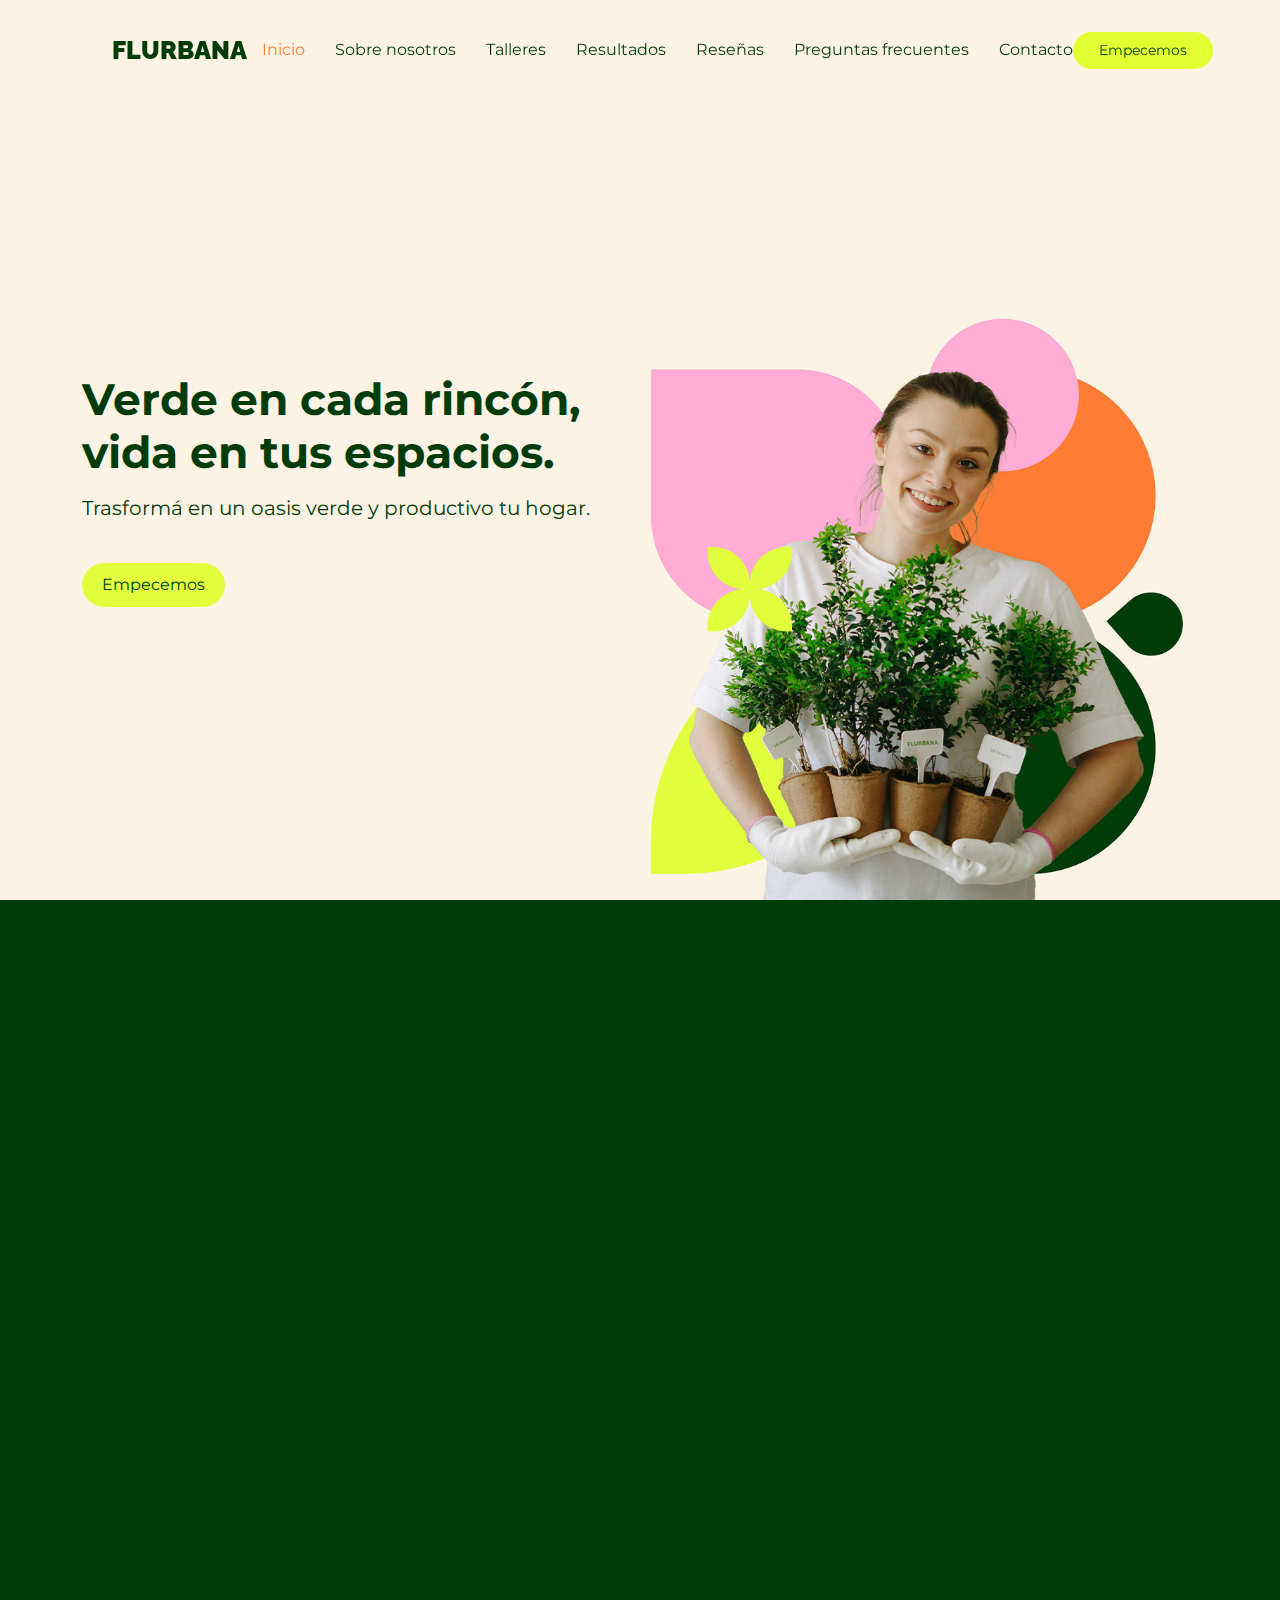
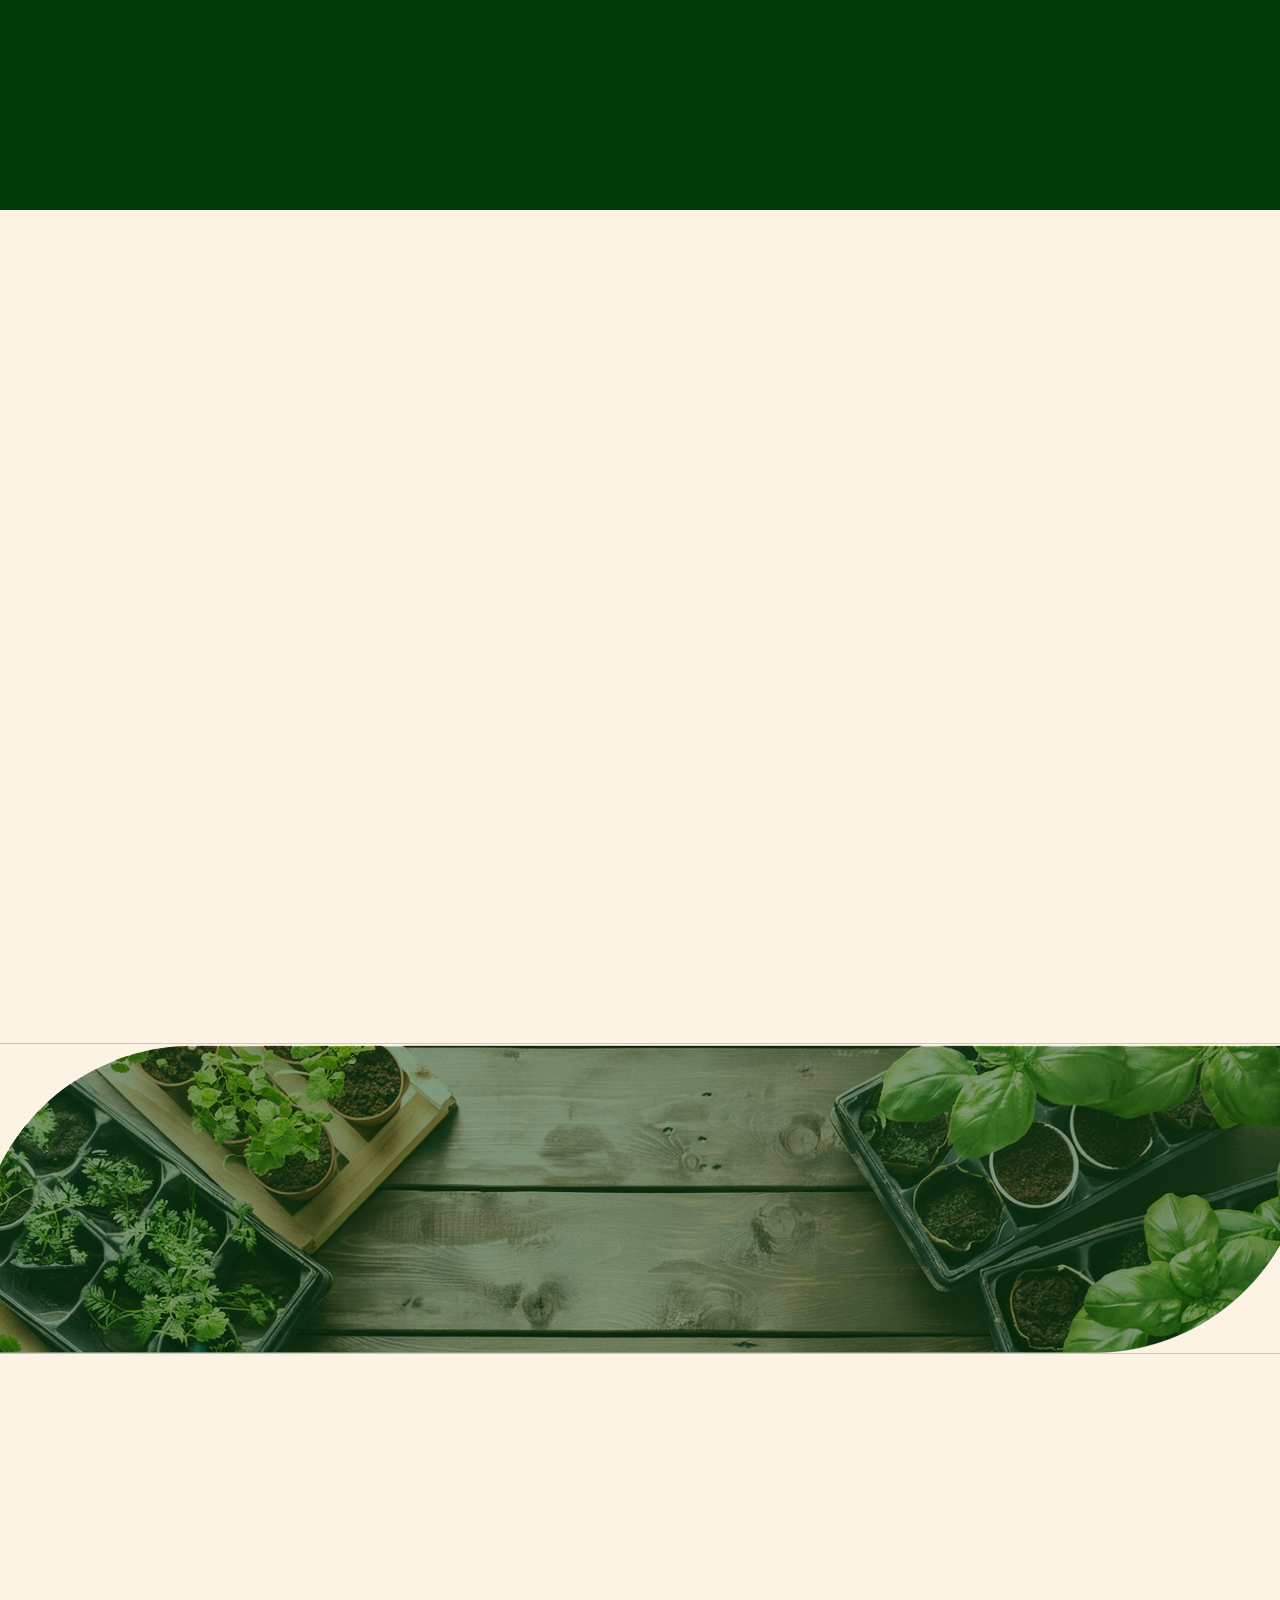
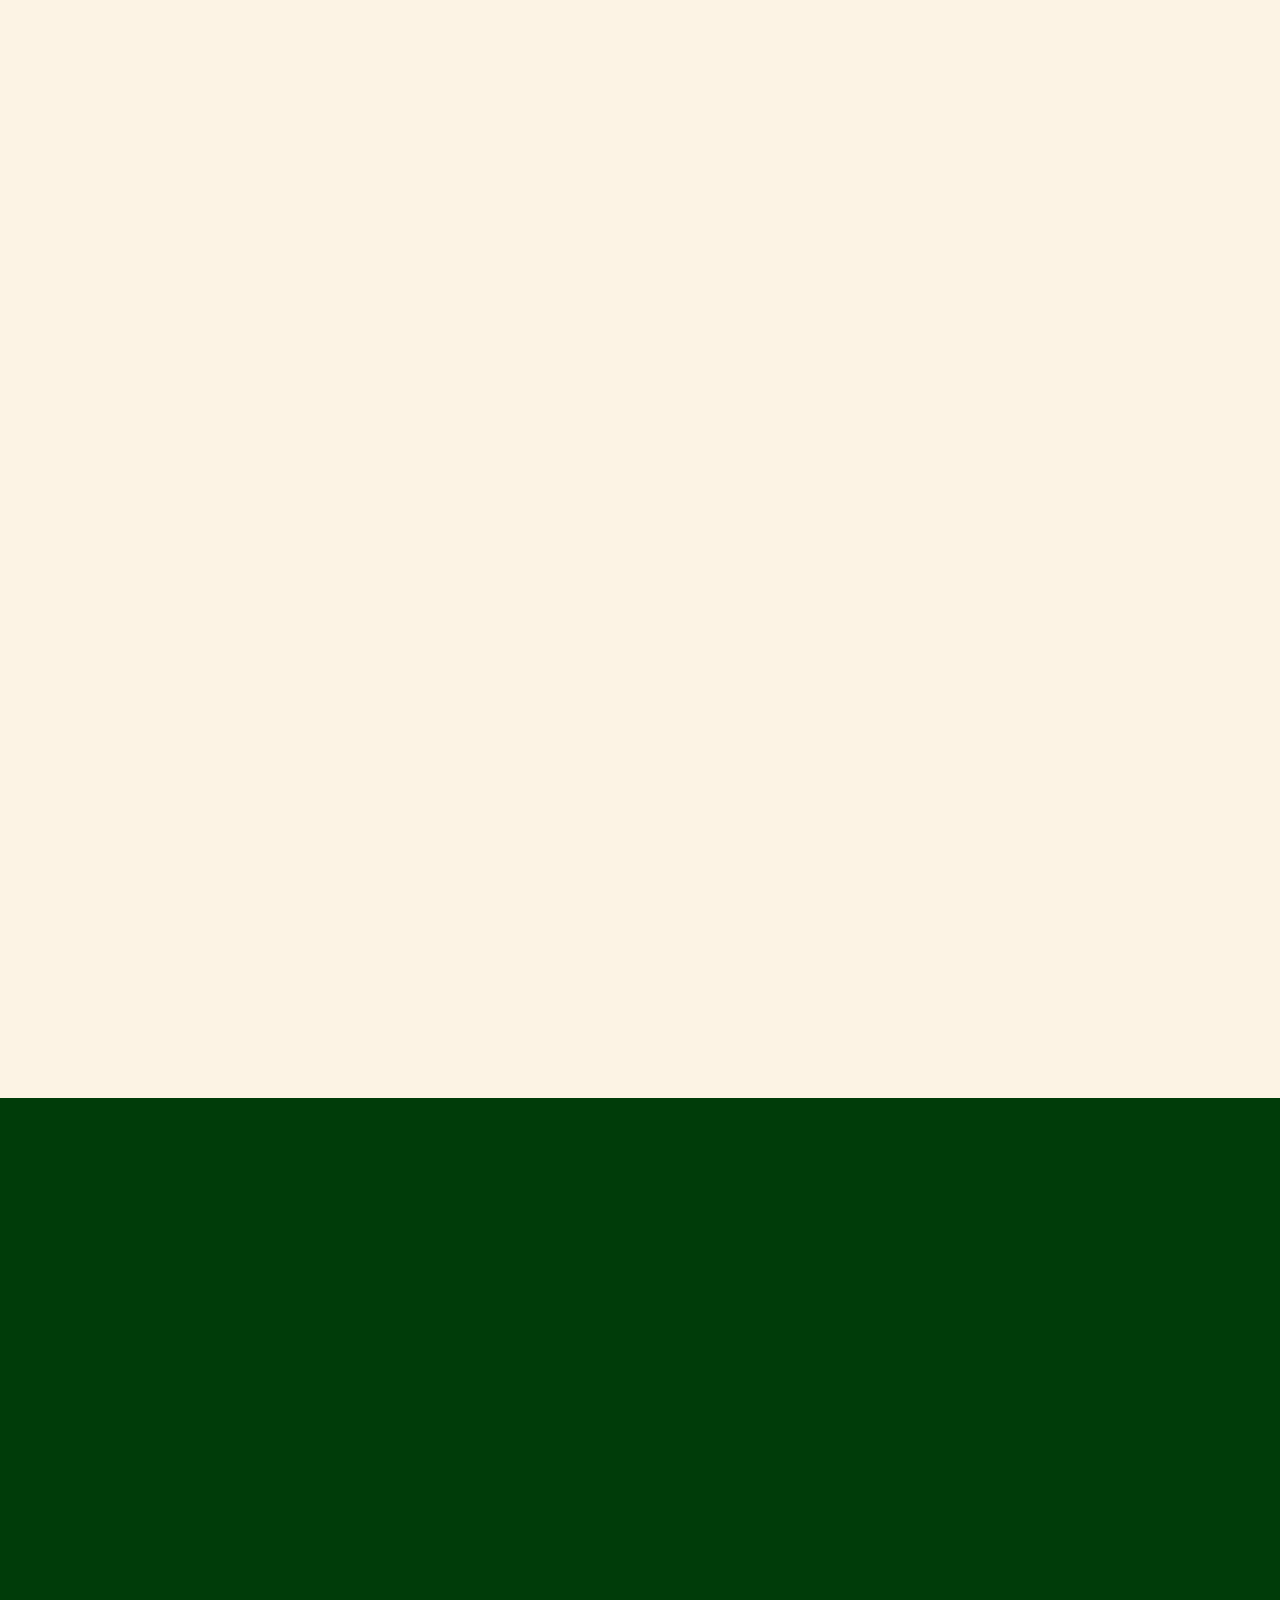
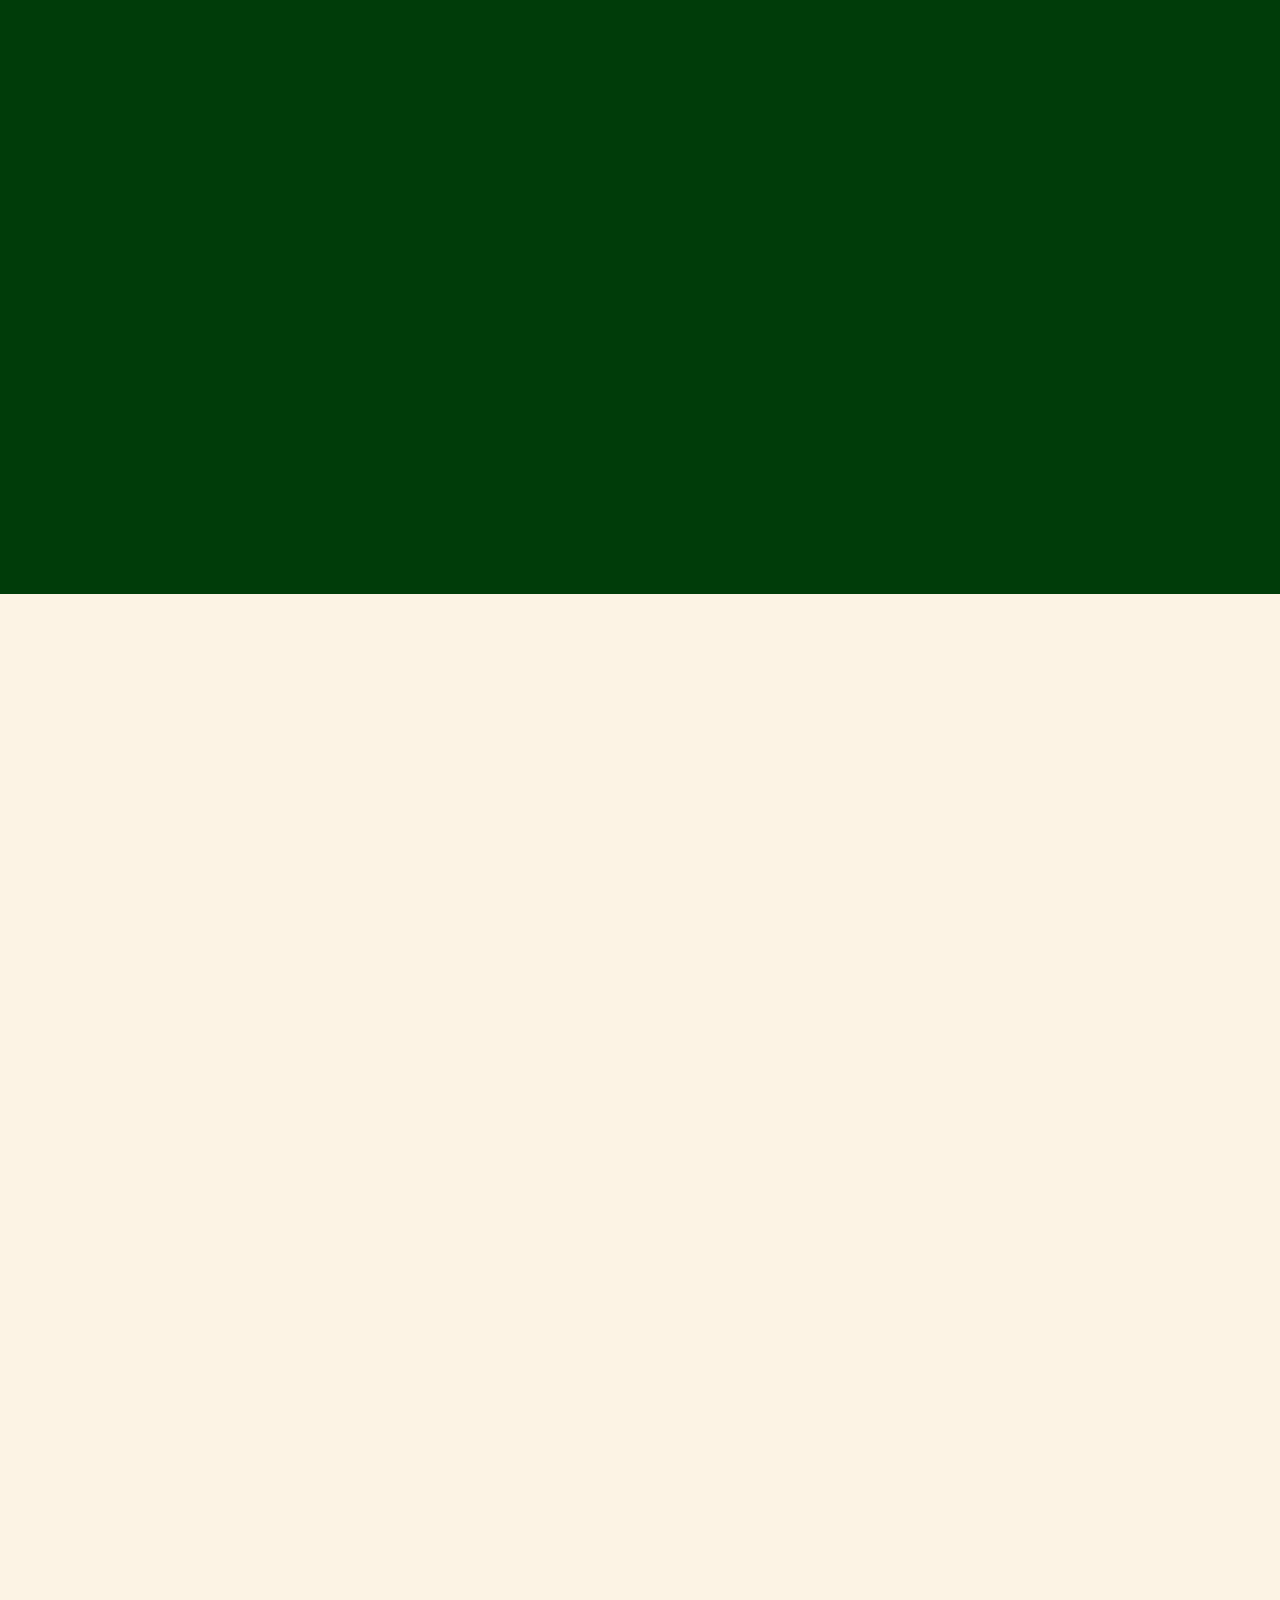
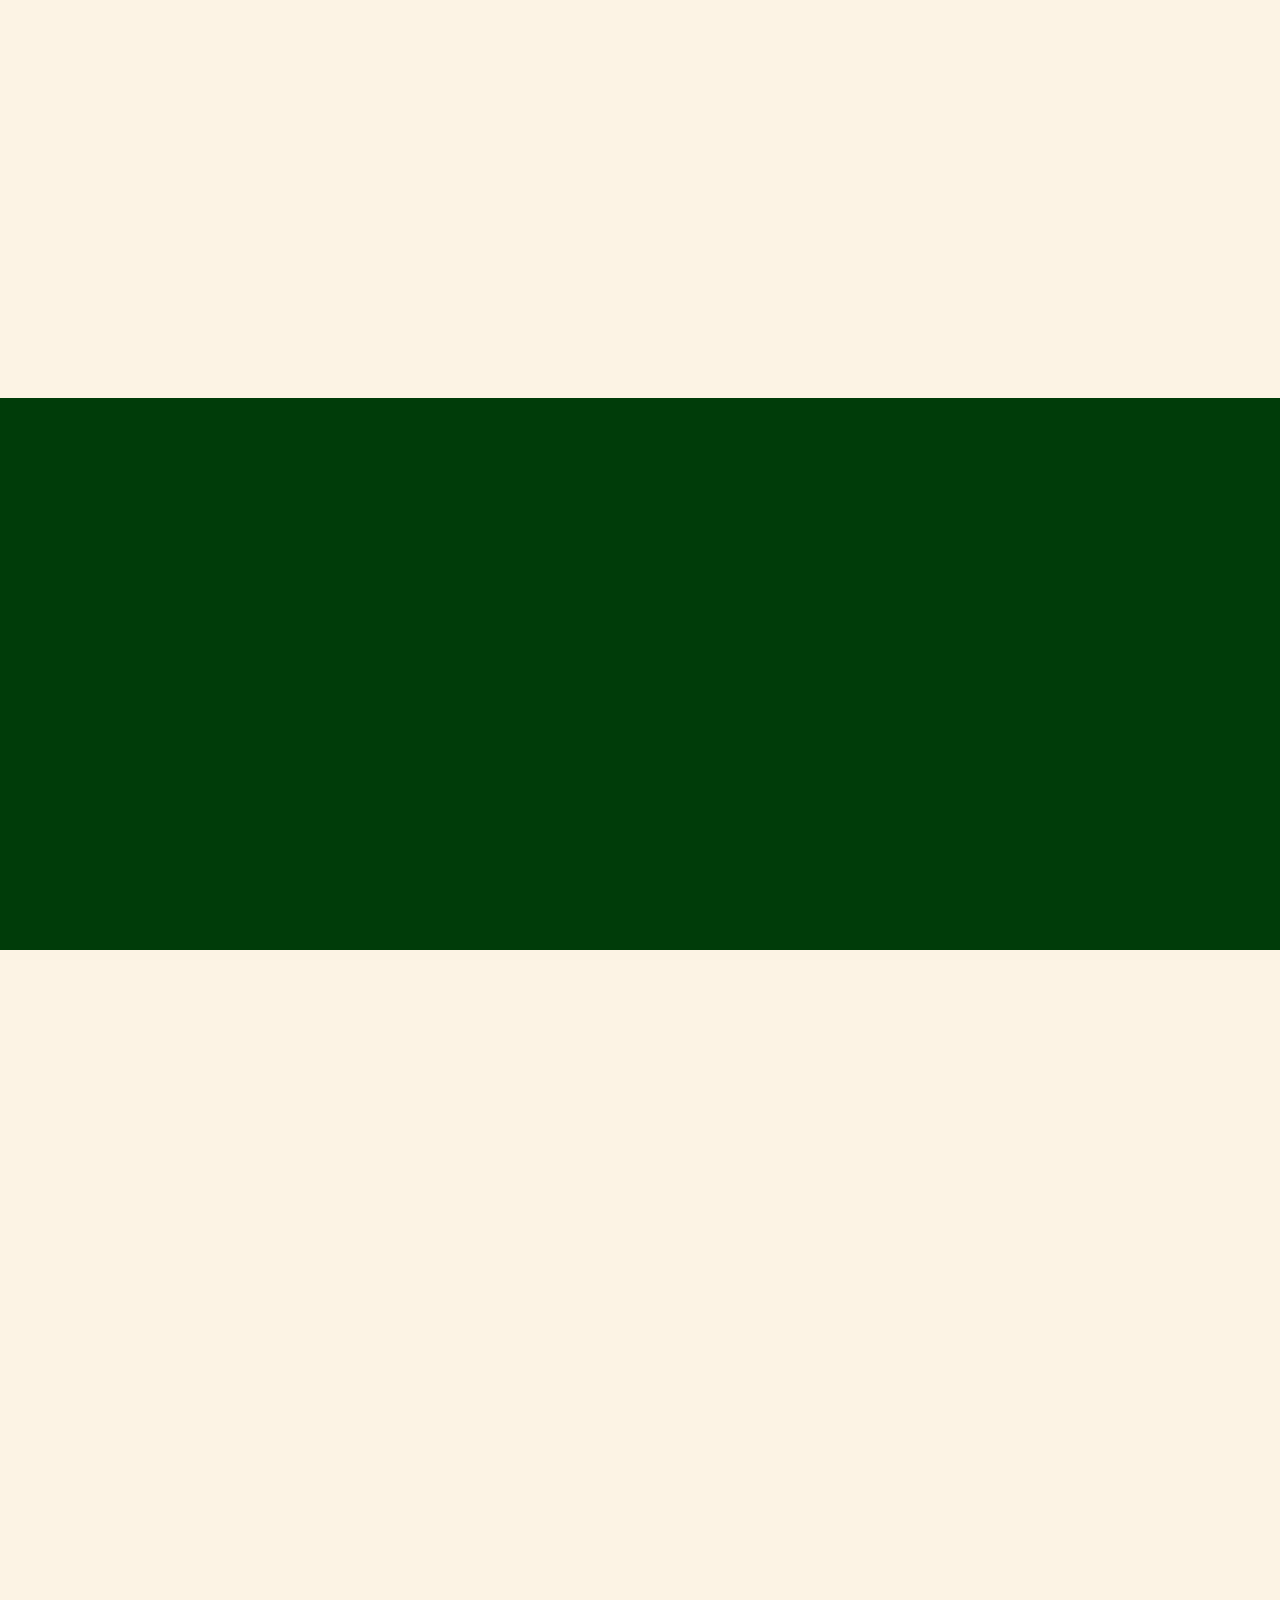
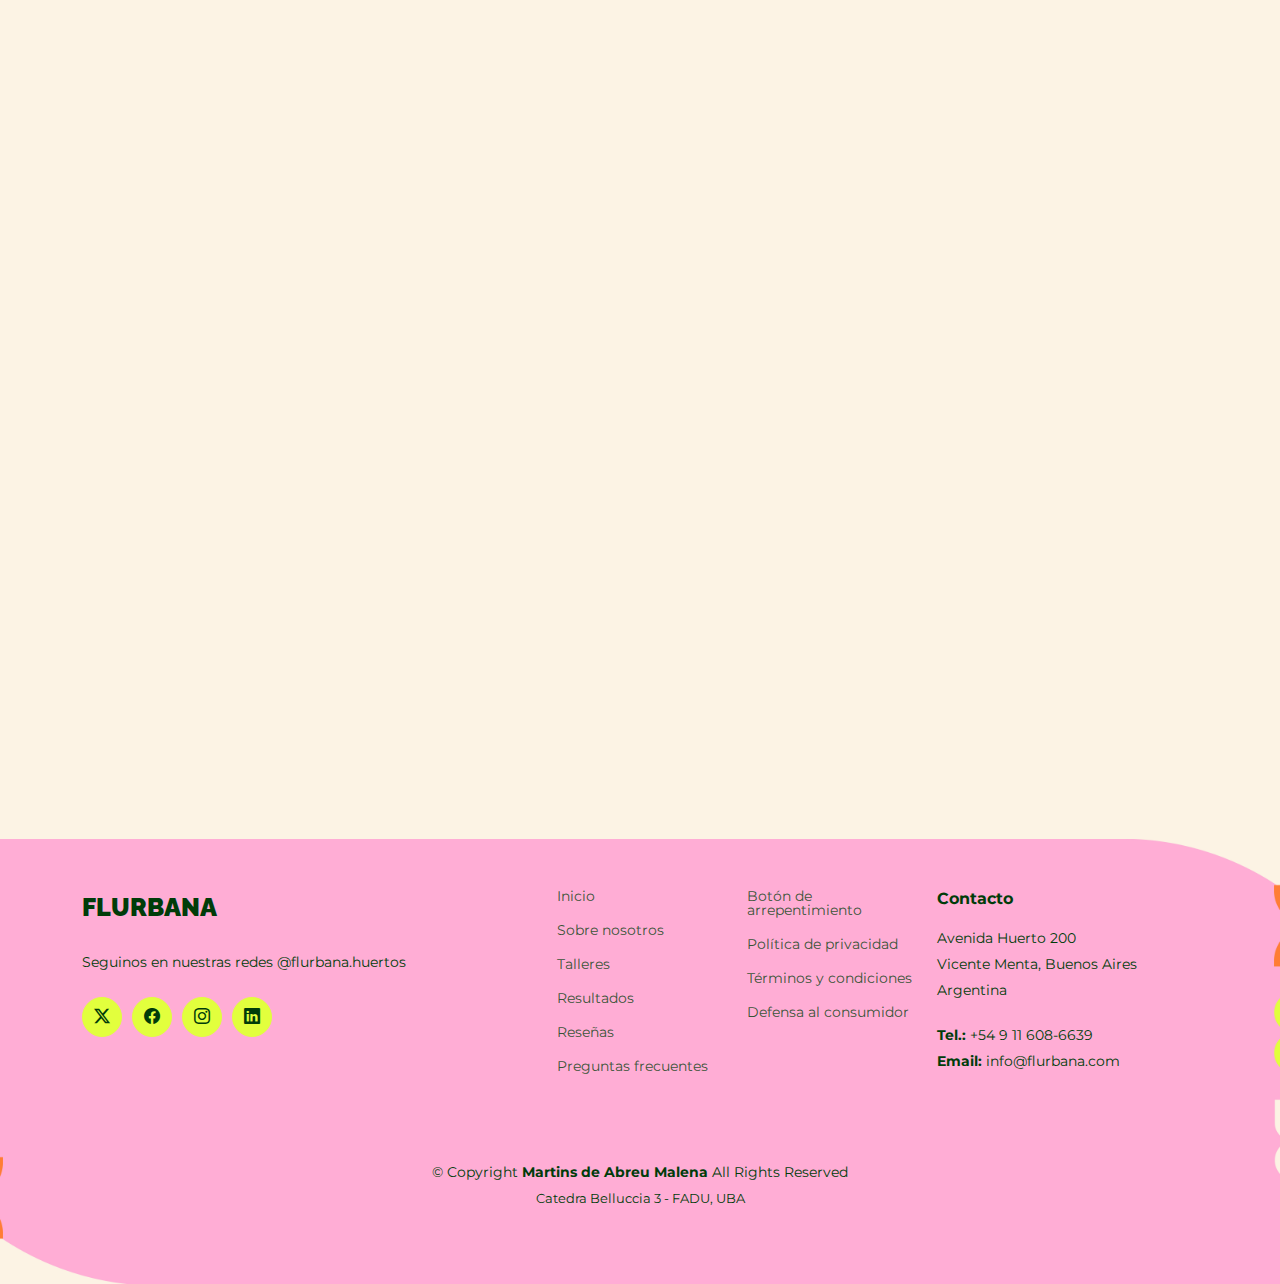
<file: index.html>
<!DOCTYPE html>
<html lang="en">

<head>
  <meta charset="utf-8">
  <meta content="width=device-width, initial-scale=1.0" name="viewport">
  <title>Flurbana</title>
  <meta content="" name="description">
  <meta content="" name="keywords">

  <!-- Favicons -->
  <link href="assets/img/favicon.png" rel="icon">
  <link href="assets/img/apple-touch-icon.png" rel="apple-touch-icon">

  <!-- Fonts -->
  <link href="https://fonts.googleapis.com" rel="preconnect">
  <link href="https://fonts.gstatic.com" rel="preconnect" crossorigin>
  <link href="https://fonts.googleapis.com/css2?family=Open+Sans:ital,wght@0,300;0,400;0,500;0,600;0,700;0,800;1,300;1,400;1,500;1,600;1,700;1,800&family=Montserrat:ital,wght@0,100;0,200;0,300;0,400;0,500;0,600;0,700;0,800;0,900;1,100;1,200;1,300;1,400;1,500;1,600;1,700;1,800;1,900&family=Poppins:ital,wght@0,100;0,200;0,300;0,400;0,500;0,600;0,700;0,800;0,900;1,100;1,200;1,300;1,400;1,500;1,600;1,700;1,800;1,900&display=swap" rel="stylesheet">

  <link rel="preconnect" href="https://fonts.googleapis.com">
  <link rel="preconnect" href="https://fonts.gstatic.com" crossorigin>
  <link href="https://fonts.googleapis.com/css2?family=Raleway:ital,wght@0,100..900;1,100..900&display=swap" rel="stylesheet">

  
  <!-- Vendor CSS Files -->
  <link href="assets/vendor/bootstrap/css/bootstrap.min.css" rel="stylesheet">
  <link href="assets/vendor/bootstrap-icons/bootstrap-icons.css" rel="stylesheet">
  <link href="assets/vendor/aos/aos.css" rel="stylesheet">
  <link href="assets/vendor/glightbox/css/glightbox.min.css" rel="stylesheet">
  <link href="assets/vendor/swiper/swiper-bundle.min.css" rel="stylesheet">

  <!-- Main CSS File -->
  <link href="assets/css/main.css" rel="stylesheet">

  <!-- =======================================================
  * Template Name: Append
  * Template URL: https://bootstrapmade.com/append-bootstrap-website-template/
  * Updated: Jun 14 2024 with Bootstrap v5.3.3
  * Author: BootstrapMade.com
  * License: https://bootstrapmade.com/license/
  ======================================================== -->
</head>

<body class="index-page">

  <header id="header" class="header d-flex align-items-center fixed-top">
    <div class="container-fluid position-relative d-flex align-items-center justify-content-between">

      <a href="index.html" class="logo d-flex align-items-center me-auto me-xl-0">
        <!-- Uncomment the line below if you also wish to use an image logo -->
        <!-- <img src="assets/img/logo.png" alt=""> -->
        <marca class="marca">FLURBANA</marca></span>
      </a>

      <nav id="navmenu" class="navmenu">
        <ul>
          <li><a href="index.html#hero" class="active">Inicio</a></li>
          <li><a href="index.html#about">Sobre nosotros</a></li>
          <li><a href="index.html#features">Talleres</a></li>
          <li><a href="index.html#portfolio">Resultados</a></li>
          <li><a href="index.html#testimonials">Reseñas</a></li>
          <li><a href="index.html#faq">Preguntas frecuentes</a></li>
          <li><a href="index.html#contact">Contacto</a></li>
          <!--<li class="dropdown"><a href="#"><span>Dropdown</span> <i class="bi bi-chevron-down toggle-dropdown"></i></a>
            <ul>
              <li><a href="#">Dropdown 1</a></li>
              <li class="dropdown"><a href="#"><span>Deep Dropdown</span> <i class="bi bi-chevron-down toggle-dropdown"></i></a>
                <ul>
                  <li><a href="#">Deep Dropdown 1</a></li>
                  <li><a href="#">Deep Dropdown 2</a></li>
                  <li><a href="#">Deep Dropdown 3</a></li>
                  <li><a href="#">Deep Dropdown 4</a></li>
                  <li><a href="#">Deep Dropdown 5</a></li>
                </ul>
              </li>
              <li><a href="#">Dropdown 2</a></li>
              <li><a href="#">Dropdown 3</a></li>
              <li><a href="#">Dropdown 4</a></li>
            </ul>-->
          </li>
          <!-- <li><a href="index.html#contact">Contact</a></li> -->
        </ul> 
        <i class="mobile-nav-toggle d-xl-none bi bi-list"></i>
      </nav>

      <a class="btn-getstarted" href="index.html#about">Empecemos</a>

    </div>
  </header>

  <main class="main">

    <!-- Hero Section -->
    <section id="hero" class="hero section">

      <!-- <img src="assets/img/hero-bg.jpg" alt="" data-aos="fade-in"> -->

      <div class="container">
        <div class="row">
          <div class="col-lg-10">
            <h2 data-aos="fade-up" data-aos-delay="100">Verde en cada rincón,
              <!--Salto de línea--><br>
              vida en tus espacios.</h2>
            <p data-aos="fade-up" data-aos-delay="200">Trasformá en un oasis verde y productivo tu hogar.</p>
          </div>


        <!-- <div class="col-lg-5">
            <form action="#" class="sign-up-form d-flex" data-aos="fade-up" data-aos-delay="300">
              <input type="text" class="form-control" placeholder="Enter email address"> 
              <input type="submit" class="btn btn-primary" value="Sign up">   -->


               <!--<a class="btn-getstarted" href="index.html#about">Empecemos</a>   -->



              <!-- Botón Empezar --> 
        <div data-aos="fade-up" data-aos-delay="300" style="margin-top: 20px; margin-left: 0px;">
          <a href="index.html#about" class="btn btn-primary" style="margin-left: 0px;">Empecemos</a>
        </div>

            </form>
          </div>
        </div>
      </div>

    </section><!-- /Hero Section -->



    

    <!-- About Section -->
    <section id="about" class="about section">

      <div class="container" data-aos="fade-up" data-aos-delay="100">
        <div class="row align-items-xl-center gy-5">

          <div class="col-xl-5 content">
            <!-- <h3>About Us</h3> -->
            <h2>¿Quiénes somos?</h2>
            <div class="parrafoabout" >
            <p>Somos expertos en agricultura urbana, transformando espacios reducidos en huertos sostenibles. Creeemos en el poder de las plantas para mejorar la vida y el medio ambiente, haciendo accesible la jardinería para todos.</p> </div>
            <a href="index.html#hero" class="read-more"><span>Saber más</span><i class="bi bi-arrow-right"></i></a>
          </div>

          <div class="col-xl-7">
            <div class="row gy-4 icon-boxes">

              <div class="col-md-6" data-aos="fade-up" data-aos-delay="200">
                <div class="icon-box tarjeta1">
                
                  <!--  <i class="bi bi-buildings"></i> --->
                <img src="assets/img/cards.png" class="flor"></i>              

                  <h3>Sostenibilidad</h3>
                  <p>Promovemos prácticas ecológicas y sostenibles, minimizando el impacto ambiental y apoyando la biodiversidad local.</p>
                </div>
              </div> <!-- End Icon Box -->

              <div class="col-md-6" data-aos="fade-up" data-aos-delay="300">
                <div class="icon-box tarjeta2">


                  <!-- <i class="bi bi-clipboard-pulse"></i> --->
                  <img src="assets/img/cards.png" class="flor"></i> 


                  <h3>Profesionalidad</h3>
                  <p>Garantizamos la calidad de nuestros servicios con un equipo de expertos certificados en diseño, intalación y mantenimiento.</p>
                </div>
              </div> <!-- End Icon Box -->

              <div class="col-md-6" data-aos="fade-up" data-aos-delay="400">
                <div class="icon-box tarjeta3">


                  <!-- <i class="bi bi-command"></i> -->
                  <img src="assets/img/cards.png" class="flor"></i> 


                  <h3>Conexión Comunitaria</h3>
                  <p>Fomentamos el intercambio entre jardineros urbanos, creando espacios de interacción y aprendizaje compartido.</p>
                </div>
              </div> <!-- End Icon Box -->

              <div class="col-md-6" data-aos="fade-up" data-aos-delay="500">
                <div class="icon-box tarjeta4">


                  <!-- <i class="bi bi-graph-up-arrow"></i> -->
                  <img src="assets/img/cards.png" class="flor"></i> 


                  <h3>Educación</h3>
                  <p>Ofrecemos cursos y talleres accesibles para todas las edades y niveles, enseñando jardinería urbana y sostenibilidad.</p>
                </div>
              </div> <!-- End Icon Box -->

            </div>
          </div>

        </div>
      </div>

    </section><!-- /About Section -->



    <!-- Services Section -->
    <section id="services" class="services section">

      <!-- Section Title -->
      <div class="container section-title" data-aos="fade-up">
        <h2>¿Qué hacemos?</h2>
        <p class="sub">Principalmente creamos huertos en tu casa o local, pero hay mucho más sobre nosotros que deberías saber.</p>
      </div><!-- End Section Title -->

      <div class="container">

        <div class="row gy-4">

          <div class="col-lg-6 " data-aos="fade-up" data-aos-delay="100">
            <div class="service-item d-flex">
             <!-- <div class="icon flex-shrink-0"><i class="bi bi-briefcase"></i></div>-->

              <img src="assets/img/flor-rosa.png" class="petalo">  


              <div>
                <h4 class="title"><a  class="stretched-link">Diseñamos</a></h4>
                <p class="description">Analizamos las características del lugar y tus necesidades para diseñar huertos funcionales y sustentables, que optimizan el uso del espacio.</p>
              </div>
            </div>
          </div>
          <!-- End Service Item -->

          <div class="col-lg-6 " data-aos="fade-up" data-aos-delay="200">
            <div class="service-item d-flex">
             <!-- <div class="icon flex-shrink-0"><i class="bi bi-card-checklist"></i></div>-->

              <img src="assets/img/flor-verde.png" class="petalo">

              <div>
                <h4 class="title"><a  class="stretched-link">Asesoramos</a></h4>
                <p class="description">Ofrecemos consultoría personalizada sobre selección de plantas, técnicas de cultivo y gestión de plagas para optimizar la salud y producción de tu huerto.</p>
              </div>
            </div>
          </div><!-- End Service Item -->

          <div class="col-lg-6 " data-aos="fade-up" data-aos-delay="300">
            <div class="service-item d-flex">
              <!--<div class="icon flex-shrink-0"><i class="bi bi-bar-chart"></i></div>-->

              <img src="assets/img/flor-naranja.png" class="petalo">

              <div>
                <h4 class="title"><a  class="stretched-link">Instalamos</a></h4>
                <p class="description">Nos encargamos de la instalación completa de tu huerto, utilizando materiales y técnicas ecológicas, y nos aseguramos de que esté preparado para el cultivo.</p>
              </div>
            </div>
          </div><!-- End Service Item -->

          <div class="col-lg-6 " data-aos="fade-up" data-aos-delay="400">
            <div class="service-item d-flex">
              <!--<div class="icon flex-shrink-0"><i class="bi bi-binoculars"></i></div>-->

              <img src="assets/img/flor-rosa.png" class="petalo">

              <div>
                <h4 class="title"><a  class="stretched-link">Mantenemos</a></h4>
                <p class="description">Realizamos tareas como la poda, el control de plagas y la fertilización, asegurándonos de que tu huerto se mantenga saludable y productivo durante todo el año.</p>
              </div>
            </div>
          </div><!-- End Service Item -->

          <div class="col-lg-6 " data-aos="fade-up" data-aos-delay="500">
            <div class="service-item d-flex">
              <!--<div class="icon flex-shrink-0"><i class="bi bi-brightness-high"></i></div>-->

              <img src="assets/img/flor-verde.png" class="petalo"> 

              <div>
                <h4 class="title"><a  class="stretched-link">Equipamos</a></h4>
                <p class="description">Proveemos productos de jardinería de alta calidad, como semillas, sustratos y herramientas, para facilitar la creación y el mantenimiento de huertos urbanos.</p>
              </div>
            </div>
          </div><!-- End Service Item -->

          <div class="col-lg-6 " data-aos="fade-up" data-aos-delay="600">
            <div class="service-item d-flex">
            <!--  <div class="icon flex-shrink-0"><i class="bi bi-calendar4-week"></i></div>-->

              <img src="assets/img/flor-naranja.png" class="petalo">

              <div>
                <h4 class="title"><a   class="stretched-link">Enseñamos</a></h4>
                <p class="description">Brindamos cursos y talleres prácticos y teóricos para que cualquier persona pueda aprender a crear y mantener su propio huerto urbano</p>
              </div>
            </div>
          </div><!-- End Service Item -->

        </div>

      </div>

    </section><!-- /Services Section -->


        <!-- Call To Action Section -->
        <section id="call-to-action" class="call-to-action section">

          <img src="assets/img/call1.jpg" alt="">
    
          <div class="container">
            <div class="row justify-content-center" data-aos="zoom-in" data-aos-delay="100">
              <div class="col-xl-10">
                <div class="text-center">
                  <h3>¿Sabés cómo una semilla se convierte en una planta?</h3>
                  <p class="sub">Te contamos el paso a paso que seguimos para crear nuestros huertos urbanos.</p>
                  <a class="cta-btn" href="#">Quiero aprender más!</a>
                </div>
              </div>
            </div>
          </div>
    
        </section><!-- /Call To Action Section -->

    <!-- Features Section -->
    <section id="features" class="features section">

      <!-- Section Title -->
      <div class="container section-title" data-aos="fade-up">
        <h2>Talleres sobre jardinería urbana</h2>
        <p class="sub">Aprendé a crear y mantener tu propio huerto.</p>
      </div><!-- End Section Title -->

      <div class="container">

        <div class="row gy-4 align-items-center features-item">
          <div class="col-lg-5 order-2 order-lg-1" data-aos="fade-up" data-aos-delay="200">
            <h3>Taller TuVerde</h3>
            <p>
              Descubrí el mundo de la jardinería urbana con nuestro curso presencial, que abarca desde botánica básica y propagación de plantas hasta técnicas de cultivo en espacios reducidos y diseño de huertos urbanos. Al finalizar, recibís un certificado y aceso a recursos exclusivos, guías avanzadas, y la posiblidad de participar en nuestra comunidad de jardineros urbanos.
            </p>
            <a href="pag-detalle.html" class="btn btn-get-started">Quiero saber más</a>
          </div>
          <div class="col-lg-7 order-1 order-lg-2 d-flex align-items-center" data-aos="zoom-out" data-aos-delay="100">
           
           
            <img src="assets/img/features-light-2.png" alt="" class="img-fluid">
           
            <div class="image-stack">
              <!-- <img src="assets/img/features-light-1.jpg" alt="" class="stack-front"> -->


              <!-- <img src="assets/img/features-light-2.png" alt="" class="stack-back"> -->


            </div>
          </div>

        </div><!-- Features Item -->

        <div class="row gy-4 align-items-stretch justify-content-between features-item ">
          <div class="col-lg-6 d-flex align-items-center features-img-bg" data-aos="zoom-out">

            <img src="assets/img/features-light-3.png" class="img-fluid" alt="">

          </div>
          <div class="col-lg-5 d-flex justify-content-center flex-column" data-aos="fade-up">
            <h3>No te pierdas esta oportunidad</h3>
            <p class="p2">Transformemos juntos tu espacio en un oasis verde y productivo, y disfrutá de los beneficios de cultivar tus propios alimentos de manera sostenible y eficiente.</p>
            <ul>
              <li><i class="bi bi-check"></i> <span>8 clases presenciales, una vez por semana.</span></li>
              <li><i class="bi bi-check"></i><span> Descuentos y promociones exclusivos.</span></li>
              <li><i class="bi bi-check"></i> <span>Apto para aficionados de todas las edades.</span></li>
            </ul>
            <a href="pag-detalle.html" class="btn btn-get-started align-self-start">Quiero saber más</a>
          </div>
        </div><!-- Features Item -->

      </div>

    </section><!-- /Features Section -->


       <!-- Pricing Section -->
       <section id="pricing" class="pricing section">

        <!-- Section Title -->
        <div class="container section-title" data-aos="fade-up">
          <h2>Inscripciones</h2>
          <p class="sub">¡Las próximas ediciones del taller ya tienen fecha, elegí la que más se ajuste a tu calendario y sumate!</p>
        </div><!-- End Section Title -->
  


        <div class="container" data-aos="zoom-in" data-aos-delay="100">
  
          <div class="row g-4">
  


            
            <div class="col-lg-4">
              <div class="pricing-item">
                <h3>Agosto - Septiembre</h3>
                <div class="icon">
                  <!-- <i class="bi bi-box"></i> -->

                  <img src="assets/img/venta1.png" class="venta"></i>
            


                </div>
                <h4><sup>$</sup>15000<span> / clase</span></h4>
                <ul>
                  <li><i class="bi bi-check"></i> <span>Edad +18</span></li>
                  <li><i class="bi bi-check"></i> <span>Jueves de 18hs a 20hs</span></li>
                  <li><i class="bi bi-check"></i> <span>Incluye todos los materiales necesarios</span></li>
                  <li><i class="bi bi-check"></i> <span>Certificado de finalización</span></li>
                  <li><i class="bi bi-check"></i> <span>Preinscripción 10% off</span></li>


                  <!-- <li class="na"><i class="bi bi-x"></i> <span>Pharetra massa massa ultricies</span></li>
                  <li class="na"><i class="bi bi-x"></i> <span>Massa ultricies mi quis hendrerit</span></li> -->


                </ul>
                <div class="text-center"><a href="pag-detalle.html" class="buy-btn">¡Lo quiero!</a></div>
              </div>

            

    

            </div><!-- End Pricing Item -->
  
            <div class="col-lg-4">
              <div class="pricing-item featured">
                <h3>Junio - Julio</h3>
                <div class="icon">

                  <!-- <i class="bi bi-rocket"></i> -->

                  <img src="assets/img/venta2.png" class="venta"></i>

                </div>
  
                <h4><sup>$</sup>15000<span> / clase</span></h4>
                <ul>
                  <li><i class="bi bi-check"></i> <span>Edad +18</span></li>
                  <li><i class="bi bi-check"></i> <span>Viernes de 18hs a 20hs</span></li>
                  <li><i class="bi bi-check"></i> <span>evento de bienvenida 7 de Junio</span></li>
                  <li><i class="bi bi-check"></i> <span>Incluye todos los materiales necesarios</span></li>
                  <li><i class="bi bi-check"></i> <span>Certificado de finalización</span></li>
                </ul>
                <div class="text-center"><a href="pag-detalle.html" class="buy-btn">¡Lo quiero!</a></div>
              </div>





            </div><!-- End Pricing Item -->
  
            <div class="col-lg-4">
              <div class="pricing-item">
                <h3>Ocubre - Noviembre</h3>
                <div class="icon">

                  <!-- <i class="bi bi-send"></i> -->

                  <img src="assets/img/venta3.png" class="venta"></i>

                </div>
                <h4><sup>$</sup>10000<span> / clase</span></h4>
                <ul>
                  <li><i class="bi bi-check"></i> <span>Edición Pequeños Aficionados</span></li>
                  <li><i class="bi bi-check"></i> <span>Niños entre 5 y 12 años</span></li>
                  <li><i class="bi bi-check"></i> <span>Viernes de 16hs a 18hs</span></li>
                  <li><i class="bi bi-check"></i> <span>Incluye todos los materiales necesarios</span></li>
                  <li><i class="bi bi-check"></i> <span>Preinscripción 10% off</span></li>
                </ul>
                <div class="text-center"><a href="pag-detalle.html" class="buy-btn">¡Lo quiero!</a></div>


              </div>
            </div><!-- End Pricing Item -->
  
          </div>
  
        </div>
  
      </section><!-- /Pricing Section -->



    <!-- Portfolio Section -->
    <section id="portfolio" class="portfolio section">

      <!-- Section Title -->
      <div class="container section-title" data-aos="fade-up">
        <h2>Resultados y experiencias</h2>
        <p class="sub">Mirá algunos de los huertos realizados por nosotros o en nuestros talleres, procesos y resultados finales.</p>
      </div><!-- End Section Title -->

      <div class="container">

        <div class="isotope-layout" data-default-filter="*" data-layout="masonry" data-sort="original-order">

          <ul class="portfolio-filters isotope-filters" data-aos="fade-up" data-aos-delay="100">
            <li data-filter="*" class="filter-active">Todos</li>
            <li data-filter=".filter-app">Nuestros trabajos</li>
            <li data-filter=".filter-product">Taller TuVerde</li>
            <li data-filter=".filter-branding">Pequeños aficionados</li>
          </ul><!-- End Portfolio Filters -->

          <div class="row gy-4 isotope-container" data-aos="fade-up" data-aos-delay="200">

            <div class="col-lg-4 col-md-6 portfolio-item isotope-item filter-app">
              <img src="assets/img/masonry-portfolio/masonry-portfolio-1.jpg" class="img-fluid bordes" alt="">
              <div class="portfolio-info">
                <h4>Producción de plantines</h4>
                <p>Plantines de lechuga listos para ser plantados </p>
                <!-- <a href="assets/img/masonry-portfolio/masonry-portfolio-1.jpg" title="Producción de plantines" data-gallery="portfolio-gallery-app" class="glightbox preview-link"><i class="bi bi-zoom-in"></i></a> -->
              
                <!--  <a href="portfolio-details.html" title="More Details" class="details-link"><i class="bi bi-link-45deg"></i></a> -->

              </div>
            </div><!-- End Portfolio Item -->

            <div class="col-lg-4 col-md-6 portfolio-item isotope-item filter-app">
              <img src="assets/img/masonry-portfolio/masonry-portfolio-2.jpg" class="img-fluid bordes" alt="">
              <div class="portfolio-info">
                <h4>Mantenimiento</h4>
                <p>Mantenimiento de naranjo en balcón</p>
                <!-- <a href="assets/img/masonry-portfolio/masonry-portfolio-2.jpg" title="Mantenimiento" data-gallery="portfolio-gallery-product" class="glightbox preview-link"><i class="bi bi-zoom-in"></i></a> -->
               
                <!-- <a href="portfolio-details.html" title="More Details" class="details-link"><i class="bi bi-link-45deg"></i></a> -->

              </div>
            </div><!-- End Portfolio Item -->

            <div class="col-lg-4 col-md-6 portfolio-item isotope-item filter-app">
              <img src="assets/img/masonry-portfolio/masonry-portfolio-3.jpg" class="img-fluid bordes" alt="">
              <div class="portfolio-info">
                <h4>Huerto comunitario</h4>
                <p>Diseño y creación de un huerto en terraza de edificio</p>
                <!-- <a href="assets/img/masonry-portfolio/masonry-portfolio-3.jpg" title="Huerto comunitario" data-gallery="portfolio-gallery-branding" class="glightbox preview-link"><i class="bi bi-zoom-in"></i></a> -->
                
                <!-- <a href="portfolio-details.html" title="More Details" class="details-link"><i class="bi bi-link-45deg"></i></a> -->

              </div>
            </div><!-- End Portfolio Item -->

            <div class="col-lg-4 col-md-6 portfolio-item isotope-item filter-branding">
              <img src="assets/img/masonry-portfolio/masonry-portfolio-4.jpg" class="img-fluid bordes" alt="">
              <div class="portfolio-info">
                <h4>Acompañamiento</h4>
                <p>Actividades al aire libre creadas especialmente para niños</p>
                <!-- <a href="assets/img/masonry-portfolio/masonry-portfolio-4.jpg" title="Acompañamiento" data-gallery="portfolio-gallery-app" class="glightbox preview-link"><i class="bi bi-zoom-in"></i></a> -->
                
               <!-- <a href="portfolio-details.html" title="More Details" class="details-link"><i class="bi bi-link-45deg"></i></a>-->

              </div>
            </div><!-- End Portfolio Item -->

            <div class="col-lg-4 col-md-6 portfolio-item isotope-item filter-product">
              <img src="assets/img/masonry-portfolio/masonry-portfolio-5.jpg" class="img-fluid bordes" alt="">
              <div class="portfolio-info">
                <h4>Plantines</h4>
                <p>Etapa de producción de plantines en macetas ecológicas</p>
                <!-- <a href="assets/img/masonry-portfolio/masonry-portfolio-5.jpg" title="Plantines" data-gallery="portfolio-gallery-product" class="glightbox preview-link"><i class="bi bi-zoom-in"></i></a> -->
               
                <!--<a href="portfolio-details.html" title="More Details" class="details-link"><i class="bi bi-link-45deg"></i></a> -->

              </div>
            </div><!-- End Portfolio Item -->

            <div class="col-lg-4 col-md-6 portfolio-item isotope-item filter-branding">
              <img src="assets/img/masonry-portfolio/masonry-portfolio-6.jpg" class="img-fluid bordes" alt="">
              <div class="portfolio-info">
                <h4>Mantenimiento propio</h4>
                <p>Pequeños aficionados capacitados para maneter su propio huerto</p>
                <!-- <a href="assets/img/masonry-portfolio/masonry-portfolio-6.jpg" title="Mantenimiento propio" data-gallery="portfolio-gallery-branding" class="glightbox preview-link"><i class="bi bi-zoom-in"></i></a> -->
               
                <!-- <a href="portfolio-details.html" title="More Details" class="details-link"><i class="bi bi-link-45deg"></i></a> -->

              </div>
            </div><!-- End Portfolio Item -->

            <div class="col-lg-4 col-md-6 portfolio-item isotope-item filter-branding">
              <img src="assets/img/masonry-portfolio/masonry-portfolio-7.jpg" class="img-fluid bordes" alt="">
              <div class="portfolio-info">
                <h4>Producción</h4>
                <p>Cada niño cultiva su propia planta en una maceta </p>
                <!-- <a href="assets/img/masonry-portfolio/masonry-portfolio-7.jpg" title="Producción" data-gallery="portfolio-gallery-app" class="glightbox preview-link"><i class="bi bi-zoom-in"></i></a> -->
                
                <!-- <a href="portfolio-details.html" title="More Details" class="details-link"><i class="bi bi-link-45deg"></i></a> -->

              </div>
            </div><!-- End Portfolio Item -->

            <div class="col-lg-4 col-md-6 portfolio-item isotope-item filter-product">
              <img src="assets/img/masonry-portfolio/masonry-portfolio-8.jpg" class="img-fluid bordes" alt="">
              <div class="portfolio-info">
                <h4>Frutos</h4>
                <p>Resultados del cultivo en etapa de maduración de frutos </p>
                <!-- <a href="assets/img/masonry-portfolio/masonry-portfolio-8.jpg" title="Frutos" data-gallery="portfolio-gallery-product" class="glightbox preview-link"><i class="bi bi-zoom-in"></i></a> -->
                
                <!-- <a href="portfolio-details.html" title="More Details" class="details-link"><i class="bi bi-link-45deg"></i></a> -->

              </div>
            </div><!-- End Portfolio Item -->

            <div class="col-lg-4 col-md-6 portfolio-item isotope-item filter-product">
              <img src="assets/img/masonry-portfolio/masonry-portfolio-9.jpg" class="img-fluid bordes" alt="">
              <div class="portfolio-info">
                <h4>Plantines</h4>
                <p>Etapa de producción de plantines en macetas ecológicas</p>
                <!-- <a href="assets/img/masonry-portfolio/masonry-portfolio-9.jpg" title="Plantines" data-gallery="portfolio-gallery-branding" class="glightbox preview-link"><i class="bi bi-zoom-in"></i></a> -->
                
                <!-- <a href="portfolio-details.html" title="More Details" class="details-link"><i class="bi bi-link-45deg"></i></a> -->

              </div>
            </div><!-- End Portfolio Item -->

          </div><!-- End Portfolio Container -->

        </div>

      </div>

    </section><!-- /Portfolio Section -->

 
    <!-- Testimonials Section -->
    <section id="testimonials" class="testimonials section">

      <div class="container">

        <div class="row align-items-center">

          <div class="col-lg-5 info" data-aos="fade-up" data-aos-delay="100">
            <h3>Reseñas</h3>
            <p>
              Algunas opiniones, testimonios y comentarios de nuestros clientes y alumos.
              <!--Salto de línea--><br>
              La comunidad de jardineros urbanos sigue creciendo, ¿vos estás listo para sumarte?
              </p> 
            </p>
          </div>

          <div class="col-lg-7" data-aos="fade-up" data-aos-delay="200">

            <div class="swiper init-swiper">
              <script type="application/json" class="swiper-config">
                {
                  "loop": true,
                  "speed": 600,
                  "autoplay": {
                    "delay": 5000
                  },
                  "slidesPerView": "auto",
                  "pagination": {
                    "el": ".swiper-pagination",
                    "type": "bullets",
                    "clickable": true
                  }
                }
              </script>
              <div class="swiper-wrapper">

                <div class="swiper-slide">
                  <div class="testimonial-item">
                    <div class="d-flex">
                      <img src="assets/img/testimonials/testimonials-1.jpg" class="testimonial-img flex-shrink-0" alt="">
                      <div>
                        <h3>Martina </h3>
                        <h4>Alumna Taller TuVerde 4° edición</h4>
                        <div class="stars">
                          <i class="bi bi-star-fill"></i><i class="bi bi-star-fill"></i><i class="bi bi-star-fill"></i><i class="bi bi-star-fill"></i><i class="bi bi-star-fill"></i>
                        </div>
                      </div>
                    </div>
                    <p>
                      <i class="bi bi-quote quote-icon-left"></i>
                      <span>Participar en el taller TuVerde fue una experiencia transformadora. Siempre quise cultivar mis propias plantas, pero no sabía cómo empezar. Los instructores me guiaron con paciencia y entusiasmo, enseñándome desde los fundamentos hasta técnicas avanzadas.</span>
                      <i class="bi bi-quote quote-icon-right"></i>
                    </p>
                  </div>
                </div><!-- End testimonial item -->

                <div class="swiper-slide">
                  <div class="testimonial-item">
                    <div class="d-flex">
                      <img src="assets/img/testimonials/testimonials-2.jpg" class="testimonial-img flex-shrink-0" alt="">
                      <div>
                        <h3>Guadalupe</h3>
                        <h4>Alumna Taller TuVerde edición Pequeños Aficionados</h4>
                        <div class="stars">
                          <i class="bi bi-star-fill"></i><i class="bi bi-star-fill"></i><i class="bi bi-star-fill"></i><i class="bi bi-star-fill"></i><i class="bi bi-star-fill"></i>
                        </div>
                      </div>
                    </div>
                    <p>
                      <i class="bi bi-quote quote-icon-left"></i>
                      <span>Llevar a mi hijo al taller TuVerde para niños fue una decisión maravillosa. El se divirtió muchísimo aprendiendo sobre plantas y cómo cuidarlas. Ahora, está encantado con su pequeño huerto y ha desarrollado un gran amor por la naturaleza. ¡Recomiendo este taller a todos los padres!</span>
                      <i class="bi bi-quote quote-icon-right"></i>
                    </p>
                  </div>
                </div><!-- End testimonial item -->

                <div class="swiper-slide">
                  <div class="testimonial-item">
                    <div class="d-flex">
                      <img src="assets/img/testimonials/testimonials-3.jpg" class="testimonial-img flex-shrink-0" alt="">
                      <div>
                        <h3>Julián</h3>
                        <h4>Cliente</h4>
                        <div class="stars">
                          <i class="bi bi-star-fill"></i><i class="bi bi-star-fill"></i><i class="bi bi-star-fill"></i><i class="bi bi-star-fill"></i><i class="bi bi-star-fill"></i>
                        </div>
                      </div>
                    </div>
                    <p>
                      <i class="bi bi-quote quote-icon-left"></i>
                      <span>Encargar a Flurbana la creación de mi huerto ha sido una de las mejores decisiones que he tomado. El equipo fue muy profesional desde el principio, escuchando mis ideas y adaptándolas perfectamente al espacio disponible. El resultado es un huerto hermoso y productivo que supera mis expectativas.</span>
                      <i class="bi bi-quote quote-icon-right"></i>
                    </p>
                  </div>
                </div><!-- End testimonial item -->

                <div class="swiper-slide">
                  <div class="testimonial-item">
                    <div class="d-flex">
                      <img src="assets/img/testimonials/testimonials-4.jpg" class="testimonial-img flex-shrink-0" alt="">
                      <div>
                        <h3>Enzo</h3>
                        <h4>Alumno Taller TuVerde 5° edición</h4>
                        <div class="stars">
                          <i class="bi bi-star-fill"></i><i class="bi bi-star-fill"></i><i class="bi bi-star-fill"></i><i class="bi bi-star-fill"></i><i class="bi bi-star-fill"></i>
                        </div>
                      </div>
                    </div>
                    <p>
                      <i class="bi bi-quote quote-icon-left"></i>
                      <span>El curso TuVerde me enseñó todo lo necesario para crear un huerto urbano en mi balcón. Los profesores fueron excelentes y el kit de inscripción muy completo. ¡Lo recomiendo totalmente!</span>
                      <i class="bi bi-quote quote-icon-right"></i>
                    </p>
                  </div>
                </div><!-- End testimonial item -->

                <div class="swiper-slide">
                  <div class="testimonial-item">
                    <div class="d-flex">
                      <img src="assets/img/testimonials/testimonials-5.jpg" class="testimonial-img flex-shrink-0" alt="">
                      <div>
                        <h3>Carolina</h3>
                        <h4>Cliente</h4>
                        <div class="stars">
                          <i class="bi bi-star-fill"></i><i class="bi bi-star-fill"></i><i class="bi bi-star-fill"></i><i class="bi bi-star-fill"></i><i class="bi bi-star-fill"></i>
                        </div>
                      </div>
                    </div>
                    <p>
                      <i class="bi bi-quote quote-icon-left"></i>
                      <span>Flurbana transformó mi pequeño patio en un hermoso huerto lleno de vida. Desde la planificación hasta la instalación, el equipo fue excepcional. Su conocimiento y atención al detalle realmente marcaron la diferencia. Estoy muy contento con el resultado y definitivamente recomendaría sus servicios a cualquiera que quiera un huerto en casa.</span>
                      <i class="bi bi-quote quote-icon-right"></i>
                    </p>
                  </div>
                </div><!-- End testimonial item -->

              </div>
              <div class="swiper-pagination"></div>
            </div>

          </div>

        </div>

      </div>

    </section><!-- /Testimonials Section -->


    <!-- Faq Section -->
    <section id="faq" class="faq section">

      <div class="container">

        <div class="row gy-4">

          <div class="col-lg-4" data-aos="fade-up" data-aos-delay="100">
            <div class="content px-xl-5">
              <h3><strong>Preguntas frecuentes</strong></h3>
              <p>
                Respondemos algnas de las preguntas más comunes sobre nuestros servicios y talleres. Si querés saber más, no dudes en contactarnos. ¡Estamos acá para ayudarte!
              </p>
            </div>
          </div>

          <div class="col-lg-8" data-aos="fade-up" data-aos-delay="200">

            <div class="faq-container">
              <div class="faq-item faq-active">
                <h3><span class="num">1.</span> <span>¿Es necesario tener experiencia previa en jardinería para realizar el taller?</span></h3>
                <div class="faq-content">
                  <p>No, nuestros cursos están diseñados para todos los niveles de experiencia, desde princiantes hasta jardinerps avanzados. Nos aseguramos de proporcionar conocimientos y hablidades útiles para todos.</p>
                </div>
                <i class="faq-toggle bi bi-chevron-right"></i>
              </div><!-- End Faq item-->

              <div class="faq-item">
                <h3><span class="num">2.</span> <span>¿Qué tipos de plantas puedo cultivar en un huerto urbano?</span></h3>
                <div class="faq-content">
                  <p>En tu huerto podes cultivar verduras, hortalizas, frutas, legumbres, plantas aromáticas o hierbas medicinales, entre otras variedades.</p>
                </div>
                <i class="faq-toggle bi bi-chevron-right"></i>
              </div><!-- End Faq item-->

              <div class="faq-item">
                <h3><span class="num">3.</span> <span>¿Cuáles son los beneficios de tener un huerto urbano?</span></h3>
                <div class="faq-content">
                  <p>Tener un huerto urbano te permite cultivar tus propios alimentos frescos, reducir tu huella de carbono, mejorar la calidad del aire y crear un espacio verde en tu hogar. También puede ser una actividad relajante y educativa.</p>
                </div>
                <i class="faq-toggle bi bi-chevron-right"></i>
              </div><!-- End Faq item-->

              <div class="faq-item">
                <h3><span class="num">4.</span> <span>¿Cómo contribuyen los huertos urbanos a un estilo de vida más saludable?</span></h3>
                <div class="faq-content">
                  <p>Los huertos urbanos proporcionan acceso a alimentos frescos y nutritivos, promueven la actividad física al cuidar de las plantas, y ofrecen un espacio para la meditación y la relajación, contribuyendo a una vida más equilibrada y saludable.</p>
                </div>
                <i class="faq-toggle bi bi-chevron-right"></i>
              </div><!-- End Faq item-->

              <div class="faq-item">
                <h3><span class="num">5.</span> <span>¿Qué materiales y recursos utilizan en las intalación de huertos?</span></h3>
                <div class="faq-content">
                  <p>Utilizamos materiales y técnicas ecológicas y sostenibles para la instalación de huertos. Esto incluye sustratos de alta calidad, sistemas de riego eficientes y plantas adaptadas a entornos urbanos.</p>
                </div>
                <i class="faq-toggle bi bi-chevron-right"></i>
              </div><!-- End Faq item-->

            </div>

          </div>
        </div>

      </div>

    </section><!-- /Faq Section -->




    <!-- Contact Section -->
    <section id="contact" class="contact section">

      <!-- Section Title -->
      <div class="container section-title" data-aos="fade-up">
        <h2>Contacto</h2>
        <p class="sub">Comunicate con nosotros para más info y/o presupuestos.</p>
      </div><!-- End Section Title -->

      <div class="container" data-aos="fade-up" data-aos-delay="100">

        <div class="row gy-4">

          <div class="col-lg-6">

            <div class="row gy-4">
              <div class="col-md-6">
                <div class="info-item contact1" data-aos="fade" data-aos-delay="200">
                  <!-- <i class="bi bi-geo-alt"></i> -->

                  <img src="assets/img/contact-1.png" class="tel"></i>

                  <h3>Dirección</h3>
                  <p>Avenida Huerto 200</p>
                  <p>Vicente Menta, Buenos Aires</p>
                </div>
              </div><!-- End Info Item -->

              <div class="col-md-6">
                <div class="info-item contact2" data-aos="fade" data-aos-delay="300">
                  <!-- <i class="bi bi-telephone"></i> -->

                  <img src="assets/img/contact-2.png" class="tel"></i>

                  <h3>Teléfono</h3>
                  <p>+54 9 11 608-6639 (WhatsApp)</p>
                  <p>+54 9 11 708-7858</p>
                </div>
              </div><!-- End Info Item -->

              <div class="col-md-6">
                <div class="info-item contact3" data-aos="fade" data-aos-delay="400">
                  <!-- <i class="bi bi-envelope"></i> -->

                  <img src="assets/img/contact-3.png" class="tel"></i>

                  <h3>Correo</h3>
                  <p>info@flurbana.com</p>
                  <p>contact@flurbana.com</p>
                </div>
              </div><!-- End Info Item -->

              <div class="col-md-6">
                <div class="info-item contact4" data-aos="fade" data-aos-delay="500">
                  <!-- <i class="bi bi-clock"></i> -->

                  <img src="assets/img/contact-4.png" class="tel"></i>

                  <h3>Horarios de atención</h3>
                  <p>Lunes a Viernes</p>
                  <p>9:00AM - 08:00PM</p>
                </div>
              </div><!-- End Info Item -->

            </div>

          </div>

          <div class="col-lg-6">
            <form action="forms/contact.php" method="post" class="php-email-form" data-aos="fade-up" data-aos-delay="200">
              <div class="row gy-4">

                <div class="col-md-6">
                  <input type="text" name="name" class="form-control" placeholder="Nombre" required="">
                </div>

                <div class="col-md-6 ">
                  <input type="email" class="form-control" name="email" placeholder="Correo" required="">
                </div>

                <div class="col-md-12">
                  <input type="text" class="form-control" name="subject" placeholder="Asunto" required="">
                </div>

                <div class="col-md-12">
                  <textarea class="form-control" name="message" rows="6" placeholder="Mensaje" required=""></textarea>
                </div>

                <div class="col-md-12 text-center">
                  <div class="loading">Loading</div>
                  <div class="error-message"></div>
                  <div class="sent-message">Your message has been sent. Thank you!</div>

                  <button type="submit">Enviar mensaje</button>
                </div>

              </div>
            </form>
          </div><!-- End Contact Form -->

        </div>

      </div>

    </section><!-- /Contact Section -->

  </main>

  <footer id="footer" class="footer position-relative">

    <div class="container footer-top">
      <div class="row gy-4">
        <div class="col-lg-5 col-md-12 footer-about">
          <a href="index.html" class="logo d-flex align-items-center">

            <marca class="marca">FLURBANA</marca></span>
            <!-- <span class="marca">FLURBANA</span> -->


          </a>
          <p>Seguinos en nuestras redes @flurbana.huertos</p>
          <div class="social-links d-flex mt-4">
            <a href=""><i class="bi bi-twitter-x"></i></a>
            <a href=""><i class="bi bi-facebook"></i></a>
            <a href=""><i class="bi bi-instagram"></i></a>
            <a href=""><i class="bi bi-linkedin"></i></a>
          </div>
        </div>

        <div class="col-lg-2 col-6 footer-links">
          <ul>
            <li><a href="#">Inicio</a></li>
            <li><a href="#about">Sobre nosotros</a></li>
            <li><a href="#features">Talleres</a></li>
            <li><a href="#portfolio">Resultados</a></li>
            <li><a href="#testimonials">Reseñas</a></li>
            <li><a href="#faq">Preguntas frecuentes</a></li>
          </ul>
        </div>

        <div class="col-lg-2 col-6 footer-links">
          <ul>
            <li><a href="index2.html">Botón de arrepentimiento</a></li>
            <li><a href="#">Política de privacidad</a></li>
            <li><a href="#">Términos y condiciones</a></li>
            <li><a href="#">Defensa al consumidor</a></li>
          </ul>
        </div>

        <div class="col-lg-3 col-md-12 footer-contact text-center text-md-start">
          <h4>Contacto</h4>
          <p>Avenida Huerto 200</p>
          <p>Vicente Menta, Buenos Aires</p>
          <p>Argentina</p>
          <p class="mt-4"><strong>Tel.:</strong> <span>+54 9 11 608-6639</span></p>
          <p><strong>Email:</strong> <span>info@flurbana.com</span></p>
        </div>

      </div>
    </div>

    <div class="container copyright text-center mt-4">
      <p>© <span>Copyright</span> <strong class="sitename">Martins de Abreu Malena</strong> <span>All Rights Reserved</span></p>
      <div class="credits">
        <!-- All the links in the footer should remain intact. -->
        <!-- You can delete the links only if you've purchased the pro version. -->
        <!-- Licensing information: https://bootstrapmade.com/license/ -->
        <!-- Purchase the pro version with working PHP/AJAX contact form: [buy-url] -->
        Catedra Belluccia 3 - FADU, UBA
      </div>
    </div>

  </footer>

  <!-- Scroll Top -->
  <a href="#" id="scroll-top" class="scroll-top d-flex align-items-center justify-content-center"><i class="bi bi-arrow-up-short"></i></a>

  <!-- Preloader -->
  <div id="preloader"></div>

  <!-- Vendor JS Files -->
  <script src="assets/vendor/bootstrap/js/bootstrap.bundle.min.js"></script>
  <script src="assets/vendor/php-email-form/validate.js"></script>
  <script src="assets/vendor/aos/aos.js"></script>
  <script src="assets/vendor/glightbox/js/glightbox.min.js"></script>
  <script src="assets/vendor/purecounter/purecounter_vanilla.js"></script>
  <script src="assets/vendor/imagesloaded/imagesloaded.pkgd.min.js"></script>
  <script src="assets/vendor/isotope-layout/isotope.pkgd.min.js"></script>
  <script src="assets/vendor/swiper/swiper-bundle.min.js"></script>

  <!-- Main JS File -->
  <script src="assets/js/main.js"></script>

</body>

</html>




    <!-- Stats Section 
    <section id="stats" class="stats section">

      <img src="assets/img/stats-bg.jpg" alt="" data-aos="fade-in">

      <div class="container position-relative" data-aos="fade-up" data-aos-delay="100">

        <div class="row gy-4">

          <div class="col-lg-3 col-md-6">
            <div class="stats-item text-center w-100 h-100">
              <span data-purecounter-start="0" data-purecounter-end="232" data-purecounter-duration="1" class="purecounter"></span>
              <p>Clients</p>
            </div>
          </div>End Stats Item -->

           <!--div class="col-lg-3 col-md-6">
            <div class="stats-item text-center w-100 h-100">
              <span data-purecounter-start="0" data-purecounter-end="521" data-purecounter-duration="1" class="purecounter"></span>
              <p>Projects</p>
            </div>
          </div> End Stats Item -->

           <!--div class="col-lg-3 col-md-6">
            <div class="stats-item text-center w-100 h-100">
              <span data-purecounter-start="0" data-purecounter-end="1453" data-purecounter-duration="1" class="purecounter"></span>
              <p>Hours Of Support</p>
            </div>
          </div>End Stats Item -->

           <!--div class="col-lg-3 col-md-6">
            <div class="stats-item text-center w-100 h-100">
              <span data-purecounter-start="0" data-purecounter-end="32" data-purecounter-duration="1" class="purecounter"></span>
              <p>Workers</p>
            </div>
          </div> End Stats Item -->

        </div>

      </div>

    </section><!-- /Stats Section -->





        <!-- Team Section 
        <section id="team" class="team section"> -->

          <!-- Section Title 
          <div class="container section-title" data-aos="fade-up">
            <h2>Team</h2>
            <p>Necessitatibus eius consequatur ex aliquid fuga eum quidem sint consectetur velit</p>
          </div> End Section Title -->
    
          <!--div class="container">
    
            <div class="row gy-5">
    
              <div class="col-lg-4 col-md-6 member" data-aos="fade-up" data-aos-delay="100">
                <div class="member-img">
                  <img src="assets/img/team/team-1.jpg" class="img-fluid" alt="">
                  <div class="social">
                    <a href="#"><i class="bi bi-twitter-x"></i></a>
                    <a href="#"><i class="bi bi-facebook"></i></a>
                    <a href="#"><i class="bi bi-instagram"></i></a>
                    <a href="#"><i class="bi bi-linkedin"></i></a>
                  </div>
                </div>
                <div class="member-info text-center">
                  <h4>Walter White</h4>
                  <span>Chief Executive Officer</span>
                  <p>Aliquam iure quaerat voluptatem praesentium possimus unde laudantium vel dolorum distinctio dire flow</p>
                </div>
              </div> End Team Member -->
    
              <!--div class="col-lg-4 col-md-6 member" data-aos="fade-up" data-aos-delay="200">
                <div class="member-img">
                  <img src="assets/img/team/team-2.jpg" class="img-fluid" alt="">
                  <div class="social">
                    <a href="#"><i class="bi bi-twitter-x"></i></a>
                    <a href="#"><i class="bi bi-facebook"></i></a>
                    <a href="#"><i class="bi bi-instagram"></i></a>
                    <a href="#"><i class="bi bi-linkedin"></i></a>
                  </div>
                </div>
                <div class="member-info text-center">
                  <h4>Sarah Jhonson</h4>
                  <span>Product Manager</span>
                  <p>Labore ipsam sit consequatur exercitationem rerum laboriosam laudantium aut quod dolores exercitationem ut</p>
                </div>
              </div> End Team Member -->
    
              <!--div class="col-lg-4 col-md-6 member" data-aos="fade-up" data-aos-delay="300">
                <div class="member-img">
                  <img src="assets/img/team/team-3.jpg" class="img-fluid" alt="">
                  <div class="social">
                    <a href="#"><i class="bi bi-twitter-x"></i></a>
                    <a href="#"><i class="bi bi-facebook"></i></a>
                    <a href="#"><i class="bi bi-instagram"></i></a>
                    <a href="#"><i class="bi bi-linkedin"></i></a>
                  </div>
                </div>
                <div class="member-info text-center">
                  <h4>William Anderson</h4>
                  <span>CTO</span>
                  <p>Illum minima ea autem doloremque ipsum quidem quas aspernatur modi ut praesentium vel tque sed facilis at qui</p>
                </div>
              </div> End Team Member -->
    
              <!--div class="col-lg-4 col-md-6 member" data-aos="fade-up" data-aos-delay="400">
                <div class="member-img">
                  <img src="assets/img/team/team-4.jpg" class="img-fluid" alt="">
                  <div class="social">
                    <a href="#"><i class="bi bi-twitter-x"></i></a>
                    <a href="#"><i class="bi bi-facebook"></i></a>
                    <a href="#"><i class="bi bi-instagram"></i></a>
                    <a href="#"><i class="bi bi-linkedin"></i></a>
                  </div>
                </div>
                <div class="member-info text-center">
                  <h4>Amanda Jepson</h4>
                  <span>Accountant</span>
                  <p>Magni voluptatem accusamus assumenda cum nisi aut qui dolorem voluptate sed et veniam quasi quam consectetur</p>
                </div>
              </div> End Team Member -->
    
              <!--div class="col-lg-4 col-md-6 member" data-aos="fade-up" data-aos-delay="500">
                <div class="member-img">
                  <img src="assets/img/team/team-5.jpg" class="img-fluid" alt="">
                  <div class="social">
                    <a href="#"><i class="bi bi-twitter-x"></i></a>
                    <a href="#"><i class="bi bi-facebook"></i></a>
                    <a href="#"><i class="bi bi-instagram"></i></a>
                    <a href="#"><i class="bi bi-linkedin"></i></a>
                  </div>
                </div>
                <div class="member-info text-center">
                  <h4>Brian Doe</h4>
                  <span>Marketing</span>
                  <p>Qui consequuntur quos accusamus magnam quo est molestiae eius laboriosam sunt doloribus quia impedit laborum velit</p>
                </div>
              </div> End Team Member -->
    
              <!--div class="col-lg-4 col-md-6 member" data-aos="fade-up" data-aos-delay="600">
                <div class="member-img">
                  <img src="assets/img/team/team-6.jpg" class="img-fluid" alt="">
                  <div class="social">
                    <a href="#"><i class="bi bi-twitter-x"></i></a>
                    <a href="#"><i class="bi bi-facebook"></i></a>
                    <a href="#"><i class="bi bi-instagram"></i></a>
                    <a href="#"><i class="bi bi-linkedin"></i></a>
                  </div>
                </div>
                <div class="member-info text-center">
                  <h4>Josepha Palas</h4>
                  <span>Operation</span>
                  <p>Sint sint eveniet explicabo amet consequatur nesciunt error enim rerum earum et omnis fugit eligendi cupiditate vel</p>
                </div>
              </div> End Team Member -->
    
           <!-- </div>
    
          </div> 
    
        </section> /Team Section -->
</file>
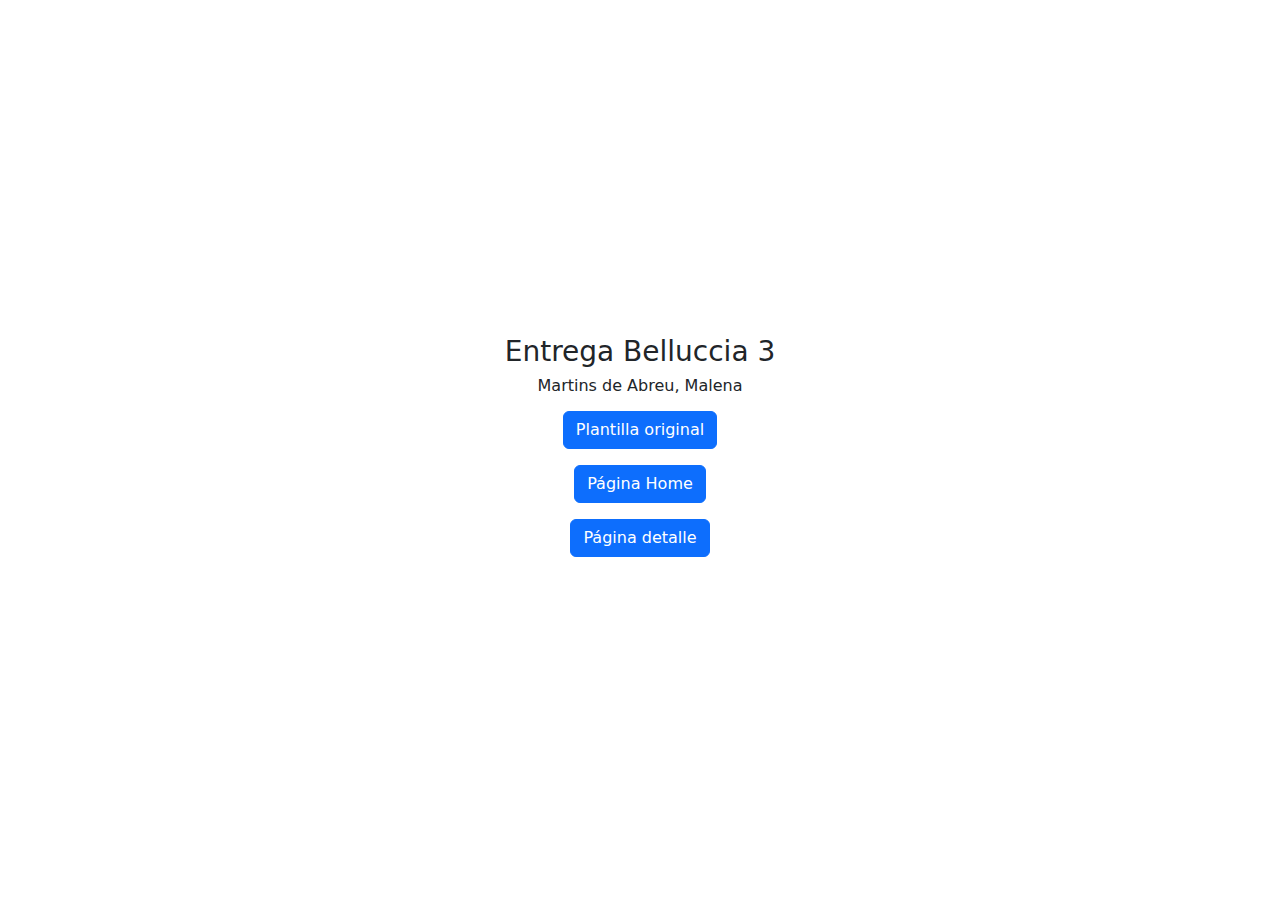
<file: index2.html>
<!DOCTYPE html><html lang="es"><head><meta charset="UTF-8"><meta name="viewport" content="width=device-width, initial-scale=1.0"><!--NO TOCAR-->
<!--Modificar Título de página-->    
<title>Flurbana - Martins de Abreu Malena</title>

<!--NO TOCAR--><link href="https://cdn.jsdelivr.net/npm/bootstrap@5.3.3/dist/css/bootstrap.min.css" rel="stylesheet" integrity="sha384-QWTKZyjpPEjISv5WaRU9OFeRpok6YctnYmDr5pNlyT2bRjXh0JMhjY6hW+ALEwIH" crossorigin="anonymous"></head><body><main><div class="container d-flex flex-column align-items-center justify-content-center" style="height: 100vh; width: 100%;"><!--NO TOCAR-->


    <h3>Entrega Belluccia 3</h3>
    <h6>Martins de Abreu, Malena</h6>
    <!--Insertar link debajo-->
    <a href="https://bootstrapmade.com/demo/templates/Append/index.html">
    <button type="button" class="btn btn-primary my-2">Plantilla original</button></a>
    <!--Insertar link debajo-->
    <a href="index.html">
    <button type="button" class="btn btn-primary my-2">Página Home</button></a>
    <!--Insertar link debajo-->
    <a href="pag-detalle.html">
    <button type="button" class="btn btn-primary my-2">Página detalle</button></a>
        

<!--NO TOCAR--></div></main></body><script src="https://cdn.jsdelivr.net/npm/bootstrap@5.3.3/dist/js/bootstrap.bundle.min.js" integrity="sha384-YvpcrYf0tY3lHB60NNkmXc5s9fDVZLESaAA55NDzOxhy9GkcIdslK1eN7N6jIeHz" crossorigin="anonymous"></script></html>
</file>
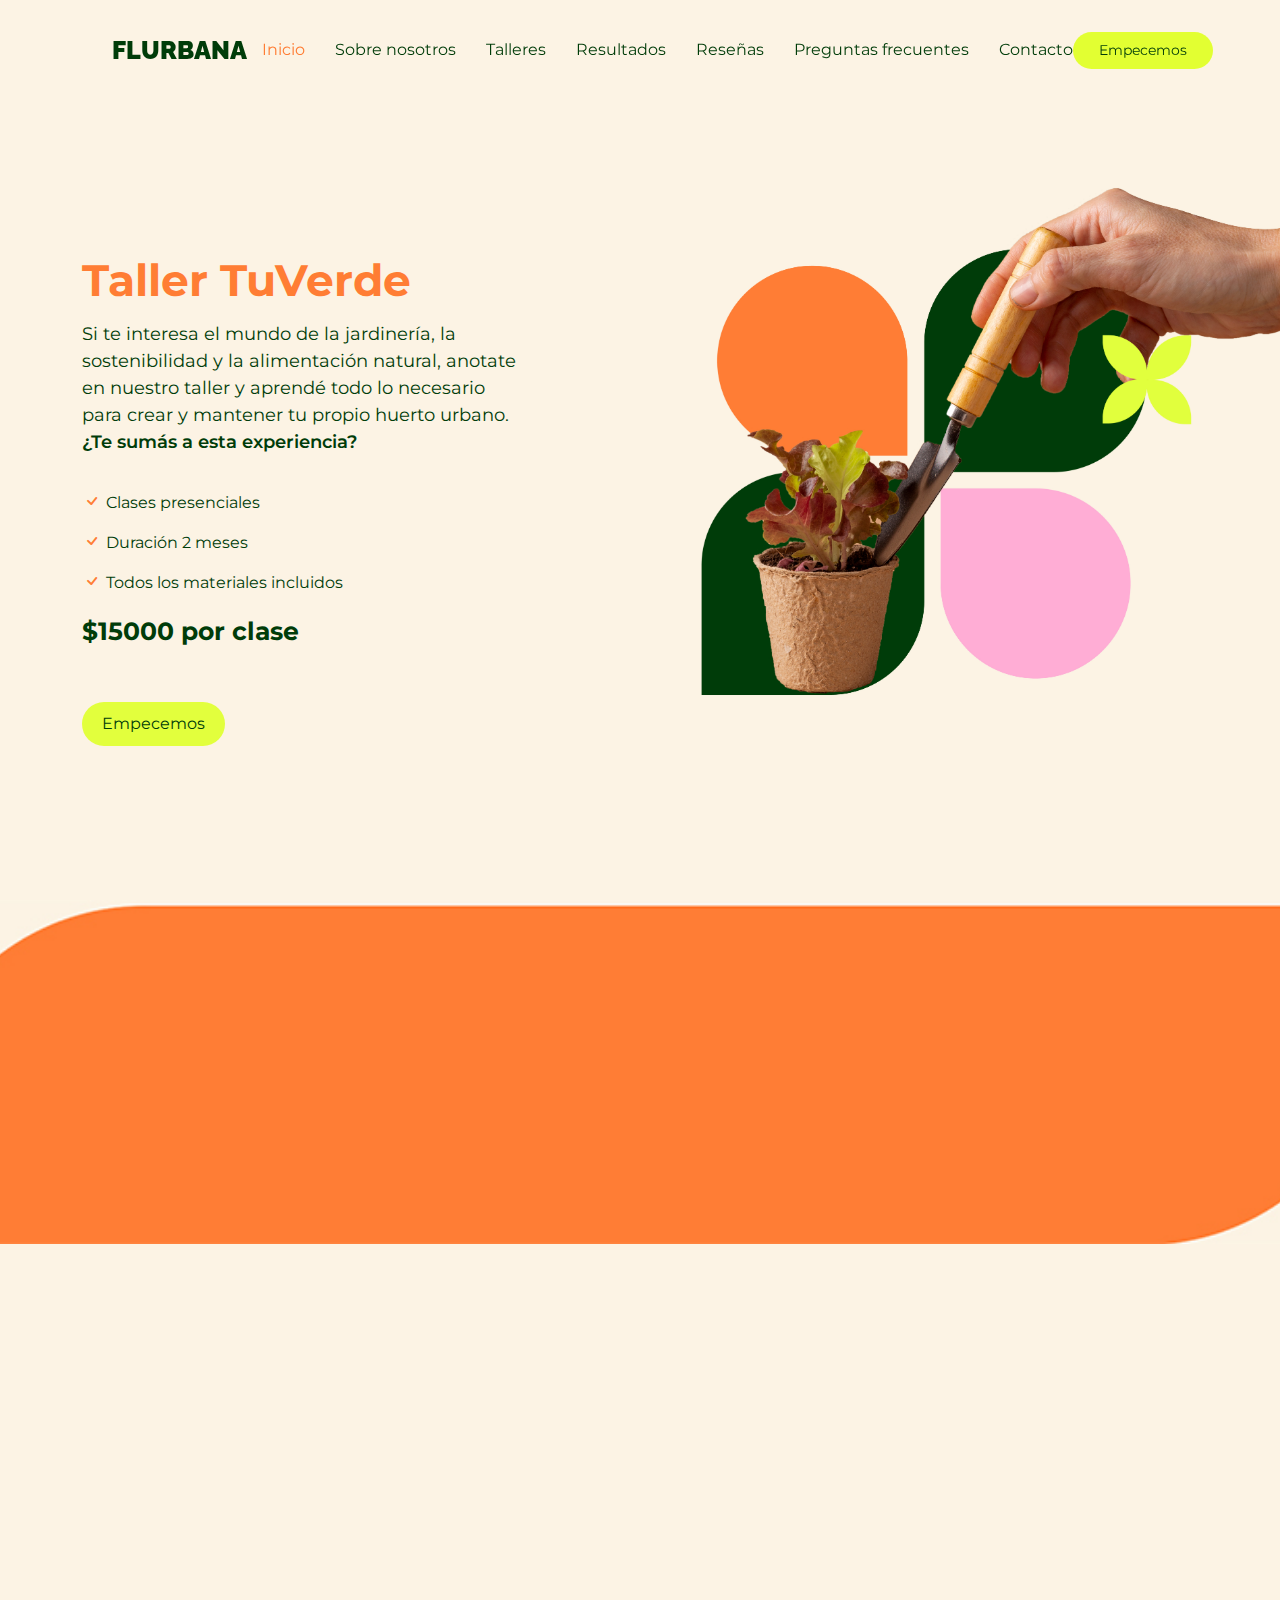
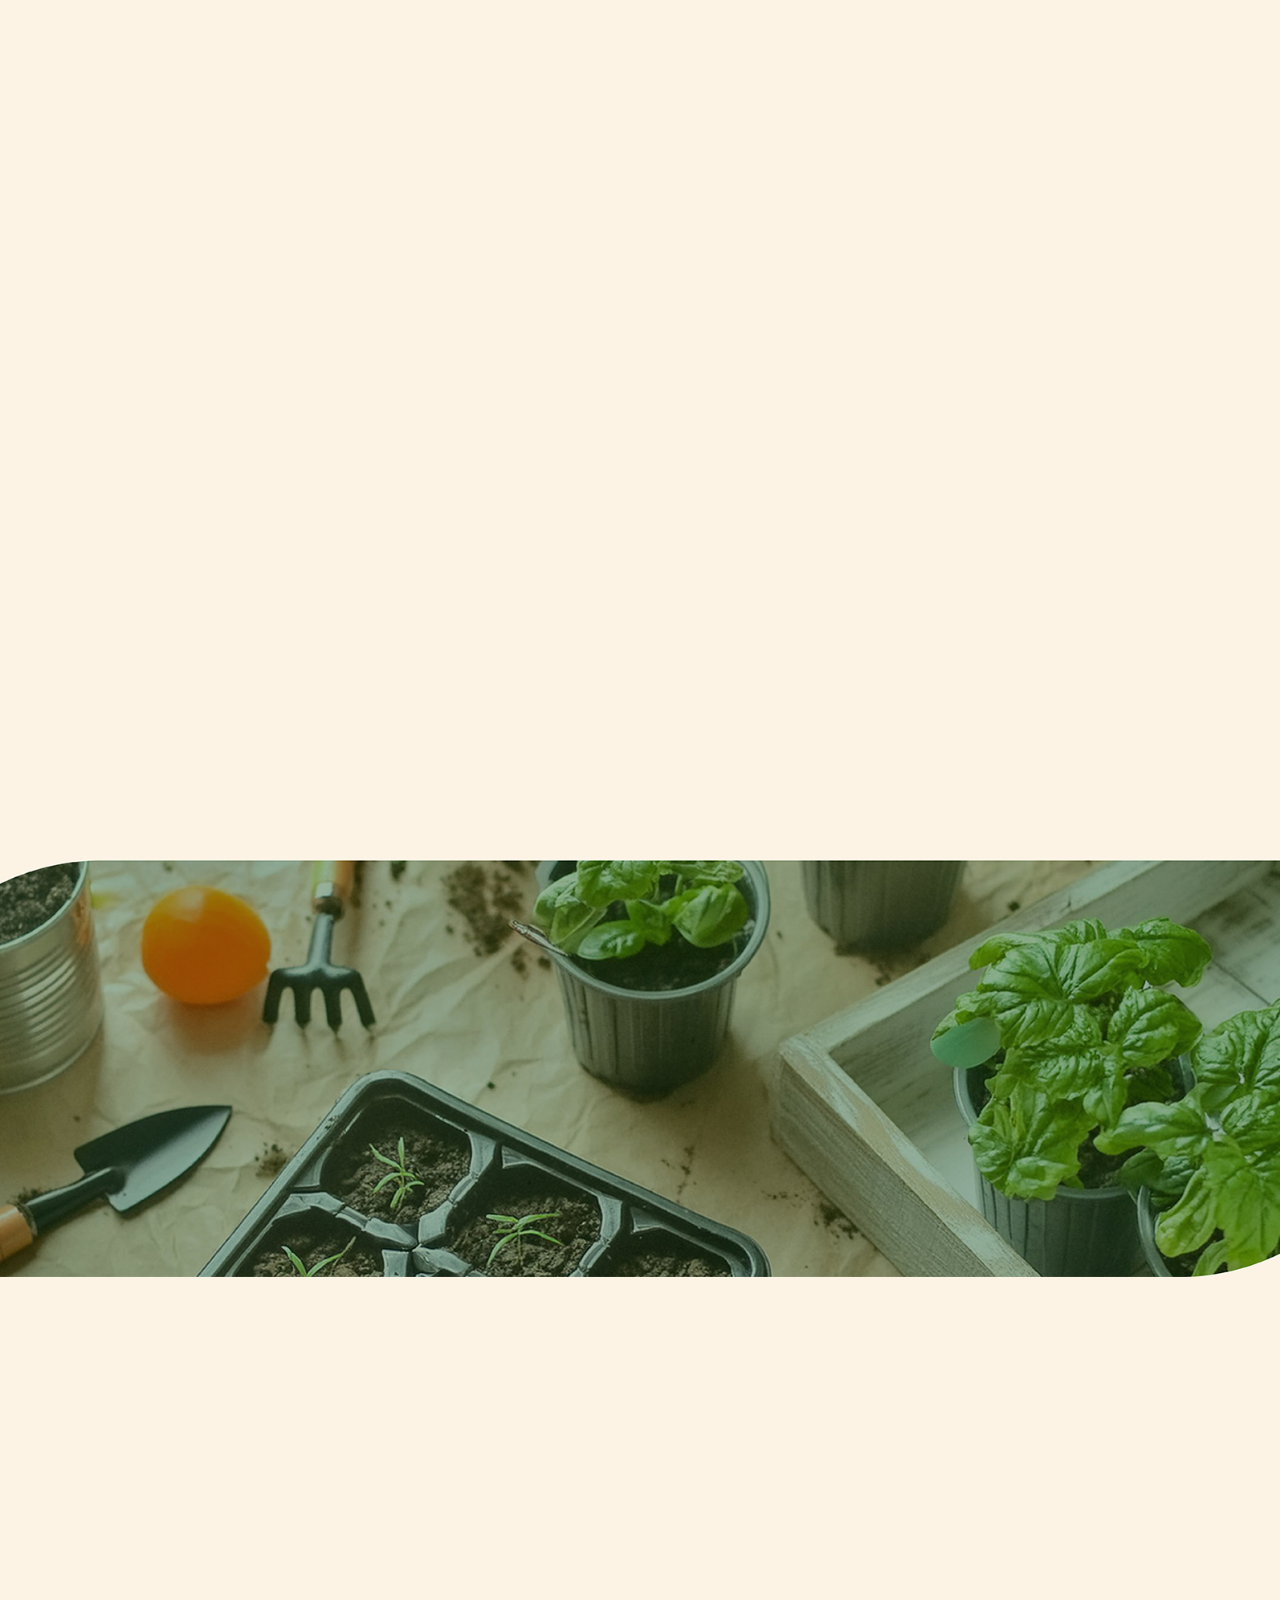
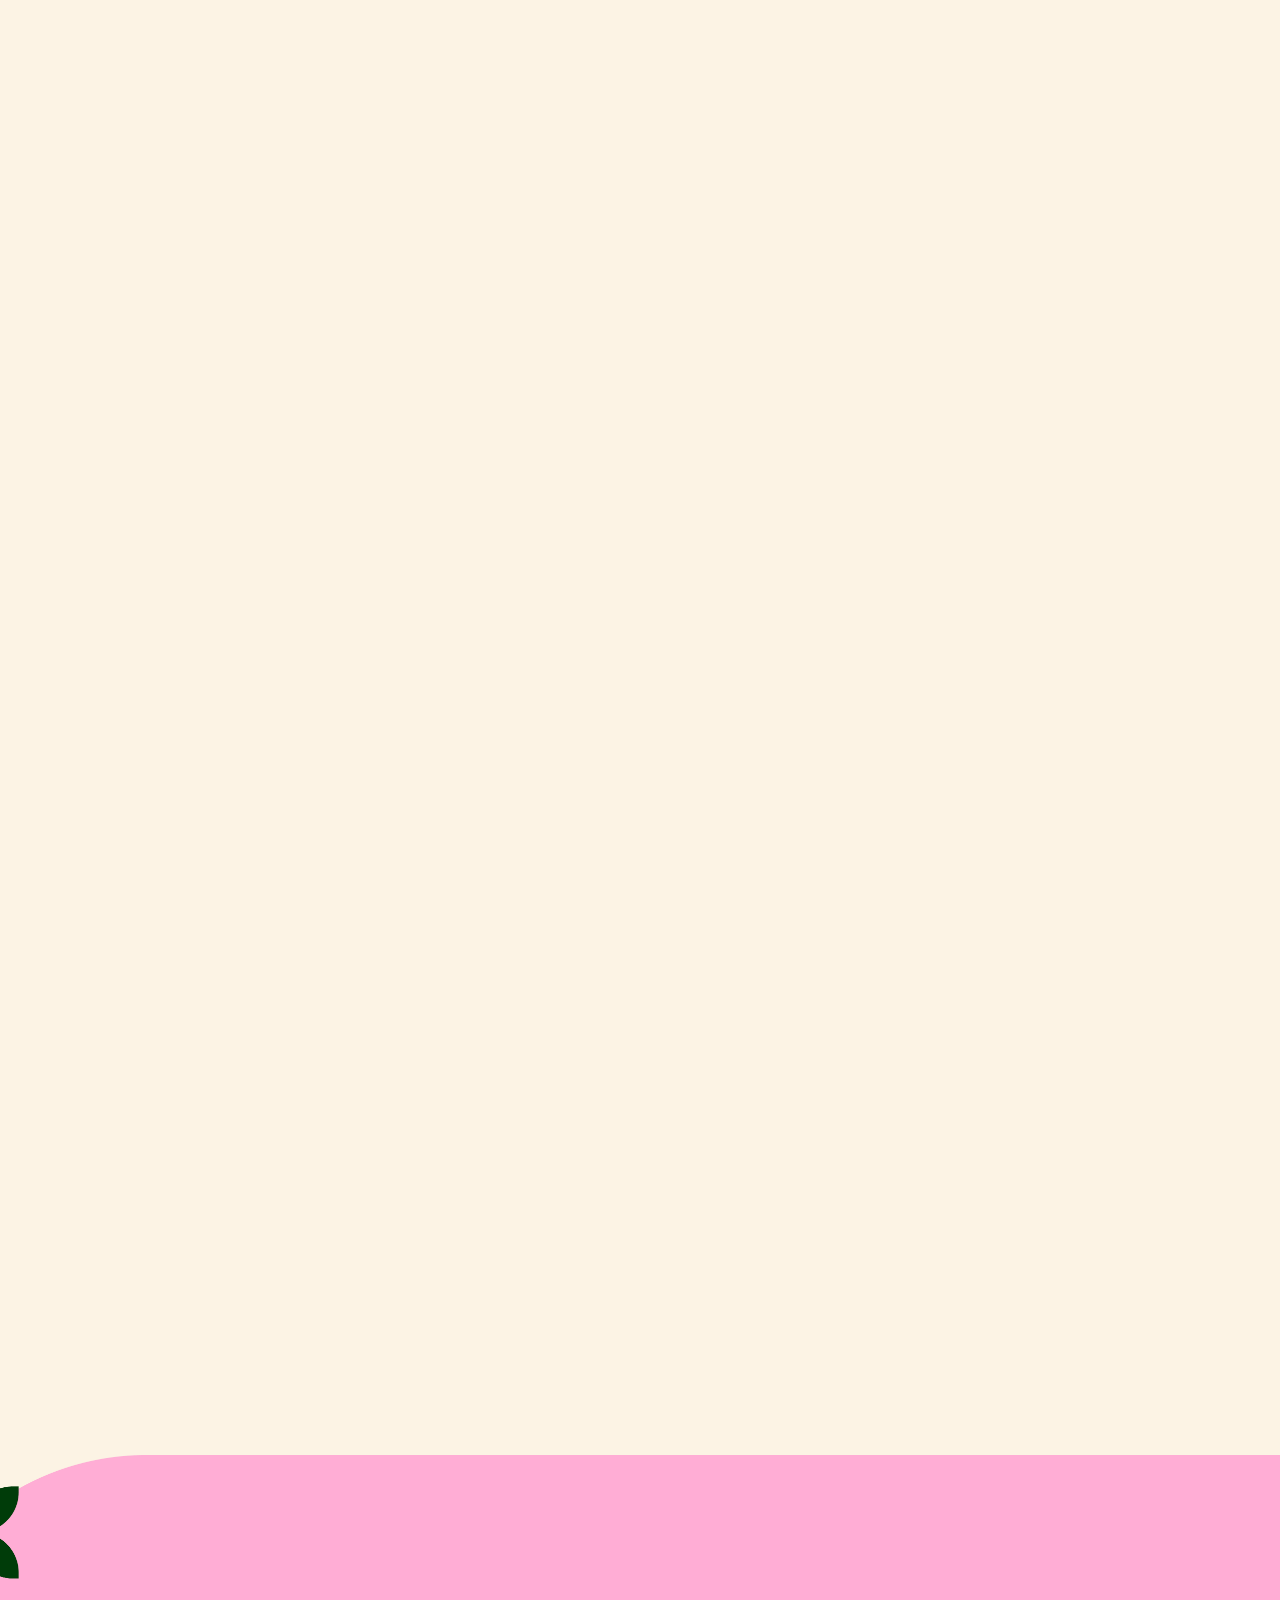
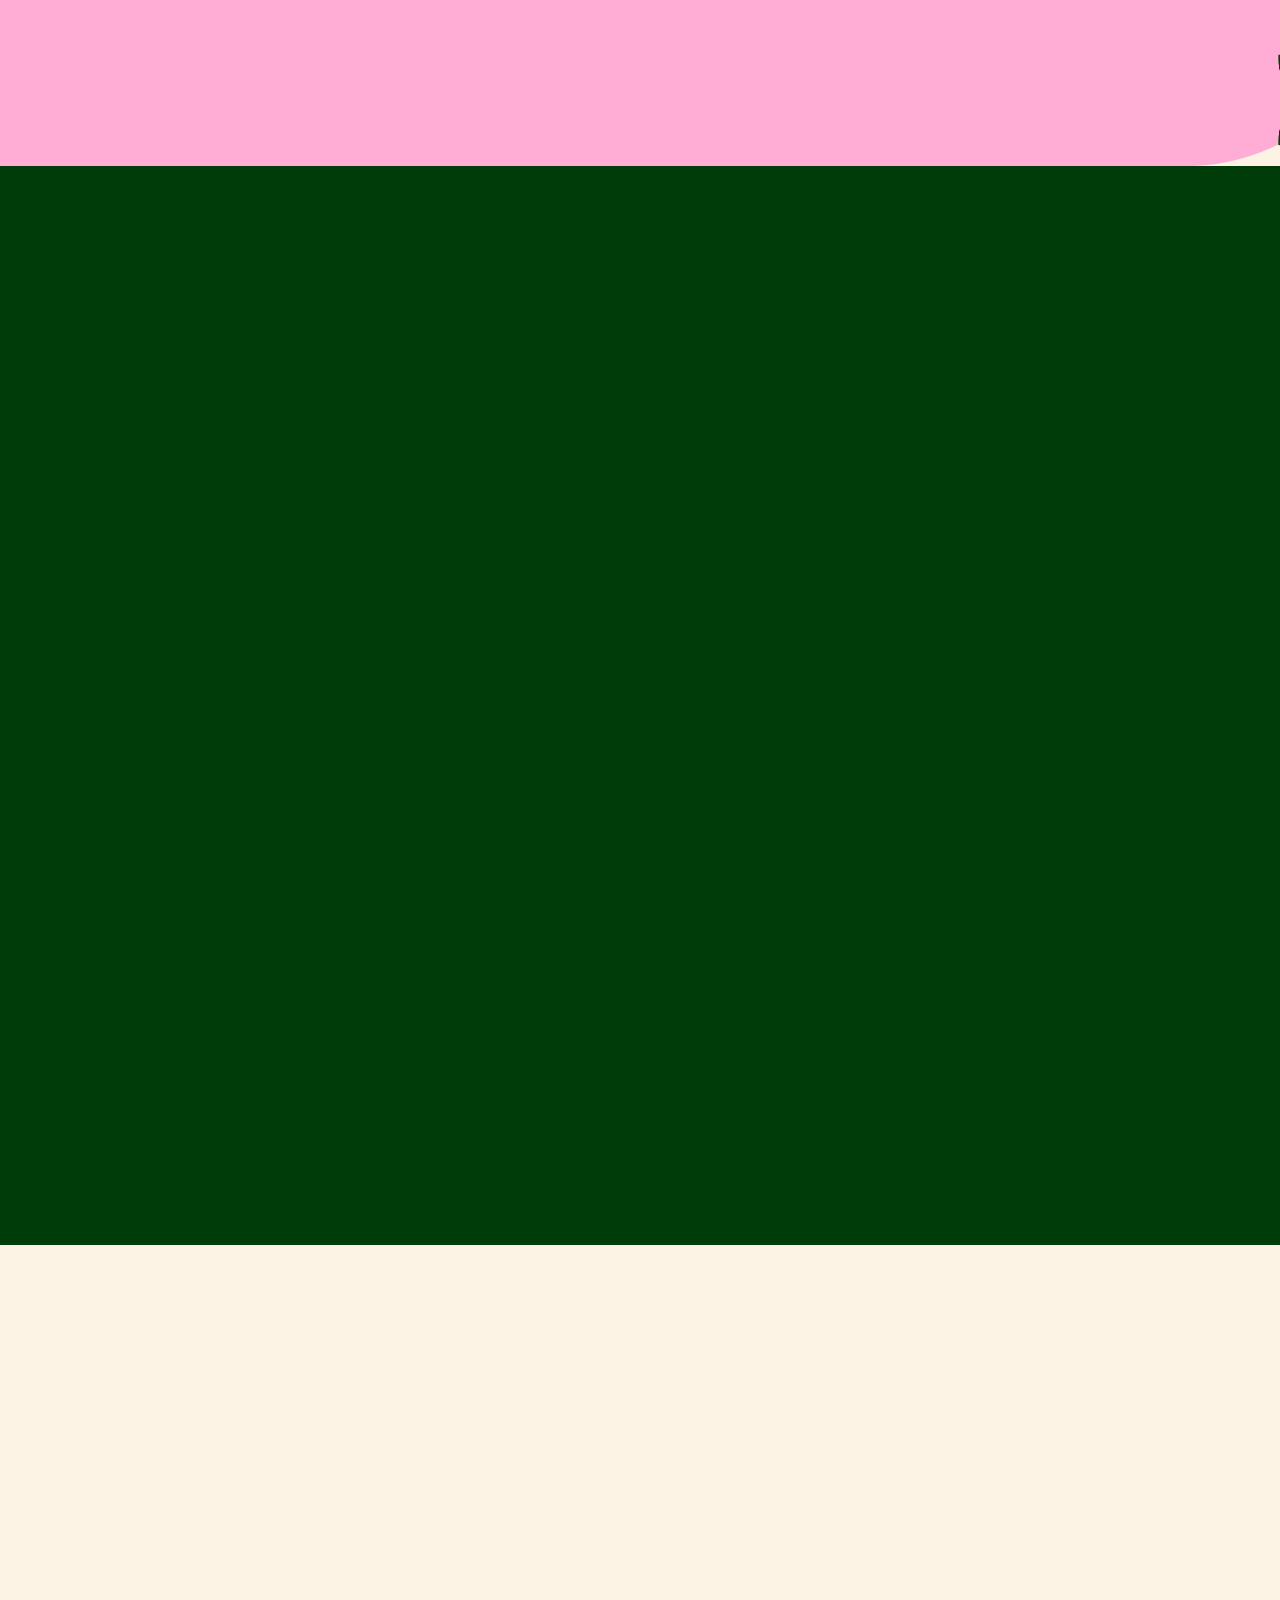
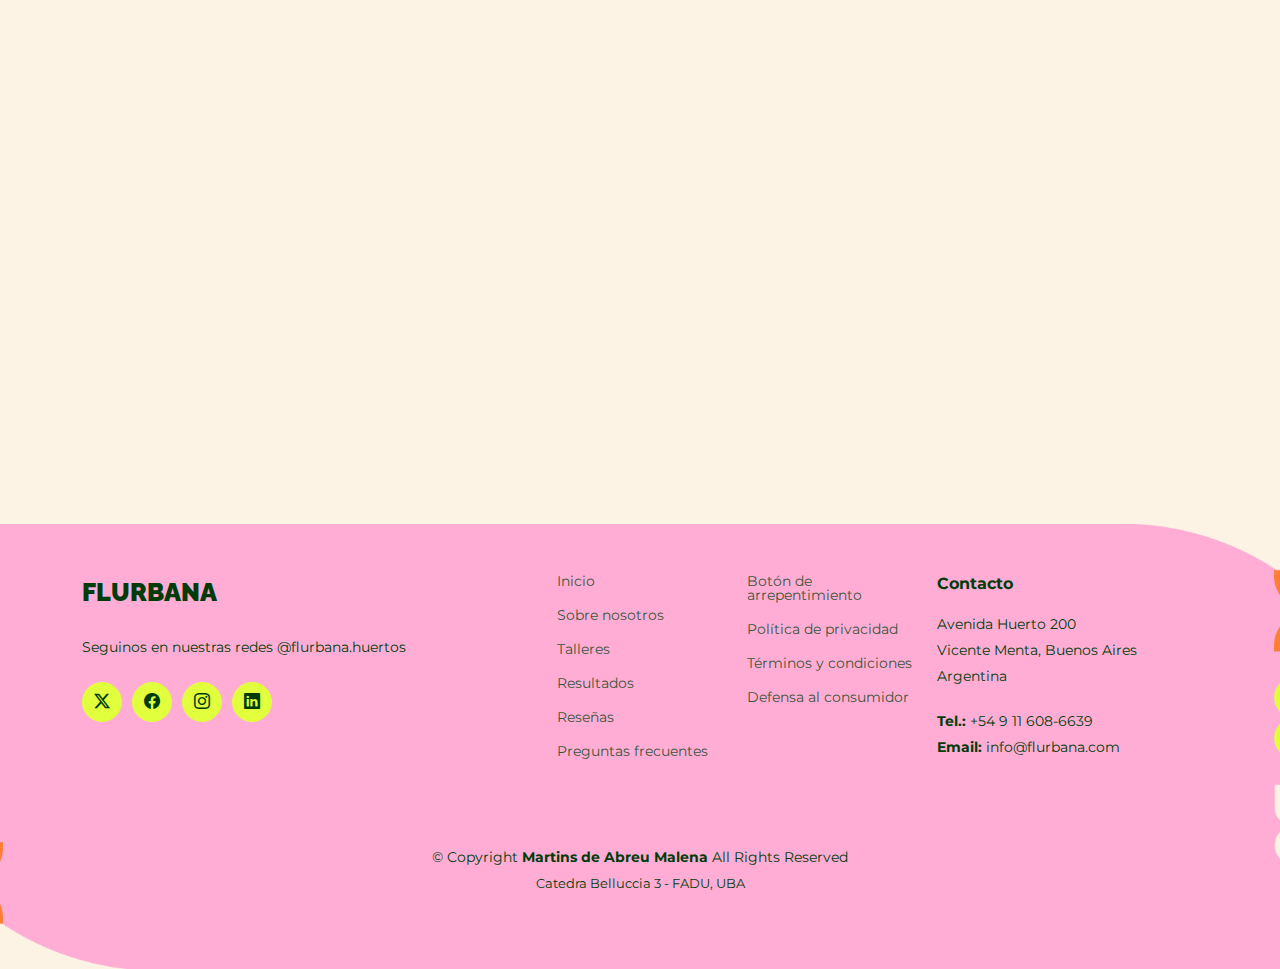
<file: pag-detalle.html>
<!DOCTYPE html>
<html lang="en">

<head>
  <meta charset="utf-8">
  <meta content="width=device-width, initial-scale=1.0" name="viewport">
  <title>Taller TuVerde</title>
  <meta content="" name="description">
  <meta content="" name="keywords">

  <!-- Favicons -->
  <link href="assets/img/favicon.png" rel="icon">
  <link href="assets/img/apple-touch-icon.png" rel="apple-touch-icon">

  <!-- Fonts -->
  <link href="https://fonts.googleapis.com" rel="preconnect">
  <link href="https://fonts.gstatic.com" rel="preconnect" crossorigin>
  <link href="https://fonts.googleapis.com/css2?family=Open+Sans:ital,wght@0,300;0,400;0,500;0,600;0,700;0,800;1,300;1,400;1,500;1,600;1,700;1,800&family=Montserrat:ital,wght@0,100;0,200;0,300;0,400;0,500;0,600;0,700;0,800;0,900;1,100;1,200;1,300;1,400;1,500;1,600;1,700;1,800;1,900&family=Poppins:ital,wght@0,100;0,200;0,300;0,400;0,500;0,600;0,700;0,800;0,900;1,100;1,200;1,300;1,400;1,500;1,600;1,700;1,800;1,900&display=swap" rel="stylesheet">

  <link rel="preconnect" href="https://fonts.googleapis.com">
  <link rel="preconnect" href="https://fonts.gstatic.com" crossorigin>
  <link href="https://fonts.googleapis.com/css2?family=Raleway:ital,wght@0,100..900;1,100..900&display=swap" rel="stylesheet">

  
  <!-- Vendor CSS Files -->
  <link href="assets/vendor/bootstrap/css/bootstrap.min.css" rel="stylesheet">
  <link href="assets/vendor/bootstrap-icons/bootstrap-icons.css" rel="stylesheet">
  <link href="assets/vendor/aos/aos.css" rel="stylesheet">
  <link href="assets/vendor/glightbox/css/glightbox.min.css" rel="stylesheet">
  <link href="assets/vendor/swiper/swiper-bundle.min.css" rel="stylesheet">

  <!-- Main CSS File -->
  <link href="assets/css/main.css" rel="stylesheet">

  <!-- =======================================================
  * Template Name: Append
  * Template URL: https://bootstrapmade.com/append-bootstrap-website-template/
  * Updated: Jun 14 2024 with Bootstrap v5.3.3
  * Author: BootstrapMade.com
  * License: https://bootstrapmade.com/license/
  ======================================================== -->
</head>

<body class="index-page">

  <header id="header" class="header d-flex align-items-center fixed-top">
    <div class="container-fluid position-relative d-flex align-items-center justify-content-between">

      <a href="index.html" class="logo d-flex align-items-center me-auto me-xl-0">
        <!-- Uncomment the line below if you also wish to use an image logo -->
        <!-- <img src="assets/img/logo.png" alt=""> -->
        <marca class="marca">FLURBANA</marca></span>
      </a>

      <nav id="navmenu" class="navmenu">
        <ul>
          <li><a href="index.html#hero" class="active">Inicio</a></li>
          <li><a href="index.html#about">Sobre nosotros</a></li>
          <li><a href="index.html#features">Talleres</a></li>
          <li><a href="index.html#portfolio">Resultados</a></li>
          <li><a href="index.html#testimonials">Reseñas</a></li>
          <li><a href="index.html#faq">Preguntas frecuentes</a></li>
          <li><a href="index.html#contact">Contacto</a></li>
          <!--<li class="dropdown"><a href="#"><span>Dropdown</span> <i class="bi bi-chevron-down toggle-dropdown"></i></a>
            <ul>
              <li><a href="#">Dropdown 1</a></li>
              <li class="dropdown"><a href="#"><span>Deep Dropdown</span> <i class="bi bi-chevron-down toggle-dropdown"></i></a>
                <ul>
                  <li><a href="#">Deep Dropdown 1</a></li>
                  <li><a href="#">Deep Dropdown 2</a></li>
                  <li><a href="#">Deep Dropdown 3</a></li>
                  <li><a href="#">Deep Dropdown 4</a></li>
                  <li><a href="#">Deep Dropdown 5</a></li>
                </ul>
              </li>
              <li><a href="#">Dropdown 2</a></li>
              <li><a href="#">Dropdown 3</a></li>
              <li><a href="#">Dropdown 4</a></li>
            </ul>-->
            
          </li>
        
          <!-- <li><a href="index.html#contact">Contact</a></li> -->
        </ul>
        
        <i class="mobile-nav-toggle d-xl-none bi bi-list" c></i>
      </nav>

      <a class="btn-getstarted" href="#features">Empecemos</a>

    </div>
  </header>

  <main class="main">

    <!-- Hero Section 2 -->
    <section id="hero2" class="hero2 section">

      <!-- <img src="assets/img/Detalle/hero-bg.jpg" alt="" data-aos="fade-in"> -->

      <div class="container">
        <div class="row">
          <div class="col-lg-10">
            <h2 data-aos="fade-up" data-aos-delay="100">Taller TuVerde</h2>
            <p data-aos="fade-up" data-aos-delay="200">Si te interesa el mundo de la jardinería, la sostenibilidad y la alimentación natural,
              anotate en nuestro taller y aprendé todo lo necesario para crear y mantener tu propio huerto urbano.
              <span: class="negrita">¿Te sumás a esta experiencia? </span:> </p>
             
              <section id="hero2" class="section hero2-item">
              <ul>
                <li><i class="bi bi-check"></i> <p>Clases presenciales</p></li>
                <li><i class="bi bi-check"></i><p> Duración 2 meses</p></li>
                <li><i class="bi bi-check"></i> <p>Todos los materiales incluidos</p></li>
                <h3 data-aos="fade-up" data-aos-delay="100">$15000 por clase</h3> 
              </ul>
              
             
              

          </div>


        <!-- <div class="col-lg-5">
            <form action="#" class="sign-up-form d-flex" data-aos="fade-up" data-aos-delay="300">
              <input type="text" class="form-control" placeholder="Enter email address"> 
              <input type="submit" class="btn btn-primary" value="Sign up">   -->


               <!--<a class="btn-getstarted" href="index.html#about">Empecemos</a>   -->



              <!-- Botón Empezar --> 
        <div data-aos="fade-up" data-aos-delay="300" style="margin-top: 20px; margin-left: 0px;">
          <a href="#features" class="btn btn-primary" style="margin-left: 0px;">Empecemos</a>
        </div>

            </form>
          </div>
        </div>
      </div>

    </section><!-- /Hero Section -->



  <!-- Call To Action Section -->
  <section id="call-to-action" class="call-to-action section">

    <img src="assets/img/cta-bg.jpg" alt="">

    <div class="container">
      <div class="row justify-content-center" data-aos="zoom-in" data-aos-delay="100">
        <div class="col-xl-10">
          <div class="text-center">
            <h3>¡Suscribite y obtené un 15% de descuento en tu inscripción al Taller!</h3>
            <p class="sub">Mantente al día con las últimas novedades, consejos de jardinería y ofertas exclusivas.</p>
            <a class="cta-btn" href="#">Suscribirme</a>
          </div>
        </div>
      </div>
    </div>

  </section><!-- /Call To Action Section -->


    

 <!-- Features Section -->
 <section id="features" class="features section">

  
  <!-- Section Title 
  <div class="container section-title" data-aos="fade-up">
    <h2>Taller TuVerde</h2>
    <p class="sub">Aprendé a crear y mantener tu propio huerto.</p>
  </div> End Section Title -->

  <div class="container">

    <div class="row gy-4 align-items-center features-item">
      <div class="col-lg-5 order-2 order-lg-1" data-aos="fade-up" data-aos-delay="200">
        <h3>¿Qué es Taller TuVerde</h3>
        <p>
          Elegirnos significa optar por la experiencia, la pasión y la profesionalidad. Nuestro equipo de expertos te guiará a través de cada paso, brindándote conocimientos prácticos y teóricos.
        </p>

        <a href="#services" class="btn btn-get-started">Ver programa</a>

      </div>
      <div class="col-lg-7 order-1 order-lg-2 d-flex align-items-center" data-aos="zoom-out" data-aos-delay="100">
       
       
        <img src="assets/img/features-light-4.png" alt="" class="img-fluid">

       
        <div class="image-stack">
      
          <!-- <img src="assets/img/features-light-1.jpg" alt="" class="stack-front"> -->

          <!-- <img src="assets/img/features-light-4.png" alt="" class="stack-back"> -->

        </div>
      </div>

 
      
    </div><!-- Features Item -->

    <div class="row gy-4 align-items-stretch justify-content-between features-item ">
      <div class="col-lg-6 d-flex align-items-center features-img-bg" data-aos="zoom-out">
        <img src="assets/img/features-light-5.png" class="img-fluid" alt="">
      </div>
      <div class="col-lg-5 d-flex justify-content-center flex-column" data-aos="fade-up">
        <h3>¿Por qué elegirnos?</h3>
        <p class="p2">Elegirnos significa optar por la experiencia, la pasión y la profesionalidad. Nuestro equipo de expertos te guiará a través de cada paso, brindándote conocimientos prácticos y teóricos. Además, al completar el Taller TuVerde recibís:</p>
        <ul>
          <li><i class="bi bi-check"></i> <span>Un certificado que avala tus conocimientos y habilidades en jardinería urbana.</span></li>
          <li><i class="bi bi-check"></i><span> Acceso exclusivo a recursos adicionales, como guías y tutoriales avanzados, y la posibilidad de participar en nuestra comunidad de jardineros urbanos.</span></li>
          <li><i class="bi bi-check"></i> <span>La oportunidad de asistir a eventos y talleres especiales organizados por expertos en jardinería y sostenibilidad.</span></li>
        </ul>

        <!-- <a href="detalle.html" class="btn btn-get-started align-self-start">Quiero saber más</a> -->

      </div>
    </div><!-- Features Item -->

  </div>

</section><!-- /Features Section -->



   <!-- Stats Section -->
    <section id="stats" class="stats section">

      <!-- <img src="assets/img/stats-bg.jpg" alt="" data-aos="fade-in"> -->

      <div class="container position-relative" data-aos="fade-up" data-aos-delay="100">

        <div class="row gy-4">

          <div class="col-lg-3 col-md-6">
            <div class="stats-item text-center w-100 h-100">
              <span data-purecounter-start="0" data-purecounter-end="8" data-purecounter-duration="1" class="purecounter"></span>
              <p>Clases presenciales</p>
            </div>
          </div><!--End Stats Item -->

           <div class="col-lg-3 col-md-6">
            <div class="stats-item text-center w-100 h-100">
              <span data-purecounter-start="0" data-purecounter-end="1" data-purecounter-duration="1" class="purecounter"></span>
              <p>Clase por semana</p>
            </div>
          </div> <!--End Stats Item -->

           <div class="col-lg-3 col-md-6">
            <div class="stats-item text-center w-100 h-100">
              <span data-purecounter-start="0" data-purecounter-end="2" data-purecounter-duration="1" class="purecounter"></span>
              <p>Horas de clase</p>
            </div>
          </div><!--End Stats Item -->

           <div class="col-lg-3 col-md-6">
            <div class="stats-item text-center w-100 h-100">
              <span data-purecounter-start="0" data-purecounter-end="1" data-purecounter-duration="1" class="purecounter"></span>
              <p>Clase de asesoría personalizada</p>
            </div>
          </div> <!--End Stats Item -->

        </div>

      </div>

    </section><!-- /Stats Section -->




   

    <!-- Services Section -->
    <section id="services" class="services section">

      <!-- Section Title -->
      <div class="container section-title" data-aos="fade-up">
        <h2>Programa</h2>
        <p class="sub">¿Qué temas vamos a desarrollar en las clases del talle?</p>
      </div><!-- End Section Title -->

      <div class="container">

        <div class="row gy-4">

          <div class="col-lg-6 " data-aos="fade-up" data-aos-delay="100">
            <div class="service-item d-flex liena-rosa">
             <!-- <div class="icon flex-shrink-0"><i class="bi bi-briefcase"></i></div>-->

              <img src="assets/img/hoja-rosa.png" class="petalo">


              <div>
                <h4 class="title"><a  class="stretched-link">Fundamentos de la jardinería</a></h4>
                <p class="description">Introducción a la Jardinería Urbana.
                  <br> Botánica Básica.</p>
              </div>
            </div>
          </div>
          <!-- End Service Item -->

          <div class="col-lg-6 " data-aos="fade-up" data-aos-delay="200">
            <div class="service-item d-flex">
             <!-- <div class="icon flex-shrink-0"><i class="bi bi-card-checklist"></i></div>-->

              <img src="assets/img/hoja-verde.png" class="petalo">

              <div>
                <h4 class="title"><a  class="stretched-link">Salud de las plantas</a></h4>
                <p class="description">Control de Plagas y Enfermedades.
                 <br> Sistemas de Riego Eficientes.</p>
              </div>
            </div>
          </div><!-- End Service Item -->

          <div class="col-lg-6 " data-aos="fade-up" data-aos-delay="300">
            <div class="service-item d-flex">
              <!--<div class="icon flex-shrink-0"><i class="bi bi-bar-chart"></i></div>-->

              <img src="assets/img/hoja-naranja.png" class="petalo">

              <div>
                <h4 class="title"><a  class="stretched-link">Cultivo y nutrición de plantas</a></h4>
                <p class="description">Propagación de Plantas.
                  <br> Nutrición Vegetal.</p>
              </div>
            </div>
          </div><!-- End Service Item -->

          <div class="col-lg-6 " data-aos="fade-up" data-aos-delay="400">
            <div class="service-item d-flex">
              <!--<div class="icon flex-shrink-0"><i class="bi bi-binoculars"></i></div>-->

              <img src="assets/img/hoja-rosa.png" class="petalo">

              <div>
                <h4 class="title"><a  class="stretched-link">Sostenibilidad en el huerto</a></h4>
                <p class="description">Compostaje y Gestión de Residuos Orgánicos.</p>
              </div>
            </div>
          </div><!-- End Service Item -->

          <div class="col-lg-6 " data-aos="fade-up" data-aos-delay="500">
            <div class="service-item d-flex">
              <!--<div class="icon flex-shrink-0"><i class="bi bi-brightness-high"></i></div>-->

              <img src="assets/img/hoja-verde.png" class="petalo">

              <div>
                <h4 class="title"><a  class="stretched-link">Optimización del espacio</a></h4>
                <p class="description">Técnicas de Cultivo en Espacios Reducidos.
                  <br>Diseño de Huertos Urbanos.</p>
              </div>
            </div>
          </div><!-- End Service Item -->

          <div class="col-lg-6 " data-aos="fade-up" data-aos-delay="600">
            <div class="service-item d-flex">
            <!--  <div class="icon flex-shrink-0"><i class="bi bi-calendar4-week"></i></div>-->

              <img src="assets/img/hoja-naranja.png" class="petalo">

              <div>
                <h4 class="title"><a   class="stretched-link">Aplicación práctica</a></h4>
                <p class="description">Proyecto Final y Evaluación.</p>
              </div>
            </div>
          </div><!-- End Service Item -->

        </div>

      </div>

    </section><!-- /Services Section -->




  <!-- Team Section -->
        <section id="team" class="team section">

          <!-- Section Title -->
          <div class="container section-title" data-aos="fade-up">
            <h2>Equipo de Profesionales</h2>
            <p class="sub">En nuestro taller vas a tener la oportunidad de aprender con los mejores profesionales, conocé al equipo principal.</p>
          </div> <!--End Section Title -->
    
          <div class="container margen">
    
            <div class="row gy-5">
    
              <div class="col-lg-4 col-md-6 member" data-aos="fade-up" data-aos-delay="100">
                <div class="member-img">
                  <img src="assets/img/team/team-1.png" class="img-fluid" alt="">
                  <!-- <div class="social">
                    <a href="#"><i class="bi bi-twitter-x"></i></a>
                    <a href="#"><i class="bi bi-facebook"></i></a>
                    <a href="#"><i class="bi bi-instagram"></i></a>
                    <a href="#"><i class="bi bi-linkedin"></i></a>
                  </div> -->
                </div>
                <div class="member-info text-center">
                  <h4>Juan Legumbre</h4>
                  <span>Botánica y Propagación de Plantas</span>
                  <p>Biólogo con maestría en botánica, especializado en propagación de plantas.</p>
                </div>
              </div> <!--End Team Member -->
    
              <div class="col-lg-4 col-md-6 member" data-aos="fade-up" data-aos-delay="200">
                <div class="member-img">
                  <img src="assets/img/team/team-2.png" class="img-fluid" alt="">
                  <!-- <div class="social">
                    <a href="#"><i class="bi bi-twitter-x"></i></a>
                    <a href="#"><i class="bi bi-facebook"></i></a>
                    <a href="#"><i class="bi bi-instagram"></i></a>
                    <a href="#"><i class="bi bi-linkedin"></i></a>
                  </div> -->
                </div>
                <div class="member-info text-center">
                  <h4>Alba Frutilla</h4>
                  <span>Diseño de Huertos Urbanos</span>
                  <p>Horticultora con amplia experiencia en el diseño y creación de huertos urbanos funcionales y estéticos.</p>
                </div>
              </div> <!--End Team Member -->
    
              <div class="col-lg-4 col-md-6 member" data-aos="fade-up" data-aos-delay="300">
                <div class="member-img">
                  <img src="assets/img/team/team-3.png" class="img-fluid" alt="">
                  <!-- <div class="social">
                    <a href="#"><i class="bi bi-twitter-x"></i></a>
                    <a href="#"><i class="bi bi-facebook"></i></a>
                    <a href="#"><i class="bi bi-instagram"></i></a>
                    <a href="#"><i class="bi bi-linkedin"></i></a>
                  </div> -->
                </div>
                <div class="member-info text-center">
                  <h4>Tomás Romero</h4>
                  <span>Control de Plagas y Enfermedades</span>
                  <p>Agrónomo especializado en métodos orgánicos para la gestión de plagas y enfermedades en cultivos urbanos.</p>
                </div>
              </div> <!--End Team Member -->
    
              <div class="col-lg-4 col-md-6 member" data-aos="fade-up" data-aos-delay="400">
                <div class="member-img">
                  <img src="assets/img/team/team-4.png" class="img-fluid" alt="">
                  <!-- <div class="social">
                    <a href="#"><i class="bi bi-twitter-x"></i></a>
                    <a href="#"><i class="bi bi-facebook"></i></a>
                    <a href="#"><i class="bi bi-instagram"></i></a>
                    <a href="#"><i class="bi bi-linkedin"></i></a>
                  </div> -->
                </div>
                <div class="member-info text-center">
                  <h4>Mercedes Orégano</h4>
                  <span>Sistemas de Riego Eficientes</span>
                  <p>Ingeniera agrónoma experta en soluciones de riego sostenibles, optimizando el uso del agua.</p>
                </div>
              </div> <!--End Team Member -->
    
              <div class="col-lg-4 col-md-6 member" data-aos="fade-up" data-aos-delay="500">
                <div class="member-img">
                  <img src="assets/img/team/team-5.png" class="img-fluid" alt="">
                  <!-- <div class="social">
                    <a href="#"><i class="bi bi-twitter-x"></i></a>
                    <a href="#"><i class="bi bi-facebook"></i></a>
                    <a href="#"><i class="bi bi-instagram"></i></a>
                    <a href="#"><i class="bi bi-linkedin"></i></a>
                  </div> -->
                </div>
                <div class="member-info text-center">
                  <h4>Sergio Lechuga</h4>
                  <span>Compostaje y Gestión de Residuos</span>
                  <p>Ambientalista con formación en ciencias ambientales, especializado en compostaje y gestión sostenible de residuos.</p>
                </div>
              </div> <!--End Team Member -->
    
              <div class="col-lg-4 col-md-6 member" data-aos="fade-up" data-aos-delay="600">
                <div class="member-img">
                  <img src="assets/img/team/team-6.png" class="img-fluid" alt="">
                  <!-- <div class="social">
                    <a href="#"><i class="bi bi-twitter-x"></i></a>
                    <a href="#"><i class="bi bi-facebook"></i></a>
                    <a href="#"><i class="bi bi-instagram"></i></a>
                    <a href="#"><i class="bi bi-linkedin"></i></a>
                  </div> -->
                </div>
                <div class="member-info text-center">
                  <h4>Candela Papa</h4>
                  <span>Nutrición Vegetal y Fertilización</span>
                  <p>Ingeniera agrónoma con 30 años de experiencia, enfocada en técnicas de fertilización sostenibles y efectivas.</p>
                </div>
              </div> <!--End Team Member -->
    
           </div>
    
          </div> 
    
         <!--</section> /Team Section -->


   

 <!-- Call To Action 3 Section -->
 <section id="call-to-action3" class="call-to-action3 section">

  <img src="assets/img/call-3.jpg" alt="">

  <div class="container">
    <div class="row justify-content-center" data-aos="zoom-in" data-aos-delay="100">
      <div class="col-xl-10">
        <div class="text-center inscripción">
          <h3>¿Estás preparado para aprender todo sobre jardinería urbana?</h3>
          <p class="sub">Completá tu inscripción y nos vemos en el huerto.</p>
          <a class="cta-btn" href="#">¡Inscribirme!</a>
        </div>
      </div>
    </div>
  </div>

</section><!-- /Call To Action Section -->






       <!-- Pricing Section  -->
       <section id="pricing" class="pricing section">

        <!-- Section Title -->
        <div class="container section-title" data-aos="fade-up">
          <h2>Otras Inscripciones</h2>
          <p class="sub">¡Mirá las demás ediciones del taller, elegí la que más se ajuste a tu calendario y sumate!</p>
        </div><!-- End Section Title -->
  
        <div class="container" data-aos="zoom-in" data-aos-delay="100">
  
          <div class="row g-4 px-30 justify-content-center">
  
            <div class="col-lg-4">

              <!-- <div class="pricing-item pricing-item2"> -->

                <div class="pricing-item featured">

                <h3>Agosto - Septiembre</h3>
                <div class="icon">
                  <!-- <i class="bi bi-box"></i> -->

                  <img src="assets/img/venta3.png" class="venta"></i>
                  
                </div>
                <h4><sup>$</sup>15000<span> / clase</span></h4>
                <ul>
                  <li><i class="bi bi-check"></i> <span>Edad +18</span></li>
                  <li><i class="bi bi-check"></i> <span>Jueves de 18hs a 20hs</span></li>
                  <li><i class="bi bi-check"></i> <span>Incluye todos los materiales necesarios</span></li>
                  <li><i class="bi bi-check"></i> <span>Certificado de finalización</span></li>
                  <li><i class="bi bi-check"></i> <span>Preinscripción 10% off</span></li>


                  <!-- <li class="na"><i class="bi bi-x"></i> <span>Pharetra massa massa ultricies</span></li>
                  <li class="na"><i class="bi bi-x"></i> <span>Massa ultricies mi quis hendrerit</span></li> -->


                </ul>
                <div class="text-center"><a href="pag-detalle.html" class="buy-btn">Lo quiero!</a></div>
              </div>
            </div><!-- End Pricing Item -->


            
  
            <!--<div class="col-lg-4">
              <div class="pricing-item featured">
                <h3>Junio - Julio</h3>
                <div class="icon">
                  <i class="bi bi-rocket"></i>
                </div>
  
                <h4><sup>$</sup>15000<span> / clase</span></h4>
                <ul>
                  <li><i class="bi bi-check"></i> <span>Edad +18</span></li>
                  <li><i class="bi bi-check"></i> <span>Viernes de 18hs a 20hs</span></li>
                  <li><i class="bi bi-check"></i> <span>evento de bienvenida 7 de Junio</span></li>
                  <li><i class="bi bi-check"></i> <span>Incluye todos los materiales necesarios</span></li>
                  <li><i class="bi bi-check"></i> <span>Certificado de finalización</span></li>
                </ul>
                <div class="text-center"><a href="detalle.html" class="buy-btn">¡Lo quiero!</a></div>
              </div>
            </div> End Pricing Item -->
  




            <div class="col-lg-4">

              <!-- <div class="pricing-item pricing-item2"> -->

                <div class="pricing-item featured2">

                <h3>Ocubre - Noviembre</h3>
                <div class="icon">

                  <!-- <i class="bi bi-send"></i> -->

                  <img src="assets/img/venta1.png" class="venta"></i>

                </div>
                <h4><sup>$</sup>10000<span> / clase</span></h4>
                <ul>
                  <li><i class="bi bi-check"></i> <span>Edición Pequeños Aficionados</span></li>
                  <li><i class="bi bi-check"></i> <span>Niños entre 5 y 12 años</span></li>
                  <li><i class="bi bi-check"></i> <span>Viernes de 16hs a 18hs</span></li>
                  <li><i class="bi bi-check"></i> <span>Incluye todos los materiales necesarios</span></li>
                  <li><i class="bi bi-check"></i> <span>Certificado de finalización</span></li>
                </ul>
                <div class="text-center"><a href="pag-detalle.html" class="buy-btn">¡Lo quiero!</a></div>


              </div>
            </div><!-- End Pricing Item -->
  
          </div>
  
        </div>
  
      </section><!-- /Pricing Section -->


 



    <!-- Contact Section -->
    <section id="contact" class="contact section">

      <!-- Section Title -->
      <div class="container section-title" data-aos="fade-up">
        <h2>Contacto</h2>
        <p class="sub">Comunicate con nosotros para más info y/o presupuestos.</p>
      </div><!-- End Section Title -->

      <div class="container" data-aos="fade-up" data-aos-delay="100">

        <div class="row gy-4">

          <div class="col-lg-6">

            <div class="row gy-4">
              <div class="col-md-6">
                <div class="info-item contact1" data-aos="fade" data-aos-delay="200">
                  <!-- <i class="bi bi-geo-alt"></i> -->

                  <img src="assets/img/contact-1.png" class="tel"></i>

                  <h3>Dirección</h3>
                  <p>Avenida Huerto 200</p>
                  <p>Vicente Menta, Buenos Aires</p>
                </div>
              </div><!-- End Info Item -->

              <div class="col-md-6">
                <div class="info-item contact2" data-aos="fade" data-aos-delay="300">
                  <!-- <i class="bi bi-telephone"></i> -->

                  <img src="assets/img/contact-2.png" class="tel"></i>

                  <h3>Teléfono</h3>
                  <p>+54 9 11 608-6639 (WhatsApp)</p>
                  <p>+54 9 11 708-7858</p>
                </div>
              </div><!-- End Info Item -->

              <div class="col-md-6">
                <div class="info-item contact3" data-aos="fade" data-aos-delay="400">
                  <!-- <i class="bi bi-envelope"></i> -->

                  <img src="assets/img/contact-3.png" class="tel"></i>

                  <h3>Correo</h3>
                  <p>info@flurbana.com</p>
                  <p>contact@flurbana.com</p>
                </div>
              </div><!-- End Info Item -->

              <div class="col-md-6">
                <div class="info-item contact4" data-aos="fade" data-aos-delay="500">
                  <!-- <i class="bi bi-clock"></i> -->

                  <img src="assets/img/contact-4.png" class="tel"></i>

                  <h3>Horarios de atención</h3>
                  <p>Lunes a Viernes</p>
                  <p>9:00AM - 08:00PM</p>
                </div>
              </div><!-- End Info Item -->

            </div>

          </div>

          <div class="col-lg-6">
            <form action="forms/contact.php" method="post" class="php-email-form" data-aos="fade-up" data-aos-delay="200">
              <div class="row gy-4">

                <div class="col-md-6">
                  <input type="text" name="name" class="form-control" placeholder="Nombre" required="">
                </div>

                <div class="col-md-6 ">
                  <input type="email" class="form-control" name="email" placeholder="Correo" required="">
                </div>

                <div class="col-md-12">
                  <input type="text" class="form-control" name="subject" placeholder="Asunto" required="">
                </div>

                <div class="col-md-12">
                  <textarea class="form-control" name="message" rows="6" placeholder="Mensaje" required=""></textarea>
                </div>

                <div class="col-md-12 text-center">
                  <div class="loading">Loading</div>
                  <div class="error-message"></div>
                  <div class="sent-message">Your message has been sent. Thank you!</div>

                  <button type="submit">Enviar mensaje</button>
                </div>

              </div>
            </form>
          </div><!-- End Contact Form -->

        </div>

      </div>

    </section><!-- /Contact Section -->

  </main>

  <footer id="footer" class="footer position-relative">

    <div class="container footer-top">
      <div class="row gy-4">
        <div class="col-lg-5 col-md-12 footer-about">
          <a href="index.html" class="logo d-flex align-items-center">

            <marca class="marca">FLURBANA</marca></span>
            <!-- <span class="marca">FLURBANA</span> -->


          </a>
          <p>Seguinos en nuestras redes @flurbana.huertos</p>
          <div class="social-links d-flex mt-4">
            <a href=""><i class="bi bi-twitter-x"></i></a>
            <a href=""><i class="bi bi-facebook"></i></a>
            <a href=""><i class="bi bi-instagram"></i></a>
            <a href=""><i class="bi bi-linkedin"></i></a>
          </div>
        </div>

        <div class="col-lg-2 col-6 footer-links">
          <ul>
            <li><a href="#">Inicio</a></li>
            <li><a href="#about">Sobre nosotros</a></li>
            <li><a href="#features">Talleres</a></li>
            <li><a href="#portfolio">Resultados</a></li>
            <li><a href="#testimonials">Reseñas</a></li>
            <li><a href="#faq">Preguntas frecuentes</a></li>
          </ul>
        </div>

        <div class="col-lg-2 col-6 footer-links">
          <ul>
            <li><a href="#">Botón de arrepentimiento</a></li>
            <li><a href="#">Política de privacidad</a></li>
            <li><a href="#">Términos y condiciones</a></li>
            <li><a href="#">Defensa al consumidor</a></li>
          </ul>
        </div>

        <div class="col-lg-3 col-md-12 footer-contact text-center text-md-start">
          <h4>Contacto</h4>
          <p>Avenida Huerto 200</p>
          <p>Vicente Menta, Buenos Aires</p>
          <p>Argentina</p>
          <p class="mt-4"><strong>Tel.:</strong> <span>+54 9 11 608-6639</span></p>
          <p><strong>Email:</strong> <span>info@flurbana.com</span></p>
        </div>

      </div>
    </div>

    <div class="container copyright text-center mt-4">
      <p>© <span>Copyright</span> <strong class="sitename">Martins de Abreu Malena</strong> <span>All Rights Reserved</span></p>
      <div class="credits">
        <!-- All the links in the footer should remain intact. -->
        <!-- You can delete the links only if you've purchased the pro version. -->
        <!-- Licensing information: https://bootstrapmade.com/license/ -->
        <!-- Purchase the pro version with working PHP/AJAX contact form: [buy-url] -->
        Catedra Belluccia 3 - FADU, UBA
      </div>
    </div>

  </footer>

  <!-- Scroll Top -->
  <a href="#" id="scroll-top" class="scroll-top d-flex align-items-center justify-content-center"><i class="bi bi-arrow-up-short"></i></a>

  <!-- Preloader -->
  <div id="preloader"></div>

  <!-- Vendor JS Files -->
  <script src="assets/vendor/bootstrap/js/bootstrap.bundle.min.js"></script>
  <script src="assets/vendor/php-email-form/validate.js"></script>
  <script src="assets/vendor/aos/aos.js"></script>
  <script src="assets/vendor/glightbox/js/glightbox.min.js"></script>
  <script src="assets/vendor/purecounter/purecounter_vanilla.js"></script>
  <script src="assets/vendor/imagesloaded/imagesloaded.pkgd.min.js"></script>
  <script src="assets/vendor/isotope-layout/isotope.pkgd.min.js"></script>
  <script src="assets/vendor/swiper/swiper-bundle.min.js"></script>

  <!-- Main JS File -->
  <script src="assets/js/main.js"></script>

</body>

</html>
</file>
<file: assets/css/main.css>
/**
* Template Name: Append
* Template URL: https://bootstrapmade.com/append-bootstrap-website-template/
* Updated: Jun 14 2024 with Bootstrap v5.3.3
* Author: BootstrapMade.com
* License: https://bootstrapmade.com/license/
*/

/*--------------------------------------------------------------
# Font & Color Variables
# Help: https://bootstrapmade.com/color-system/
--------------------------------------------------------------*/
/* Fonts */
:root {
  --default-font: "Montserrat",  system-ui, -apple-system, "Segoe UI", Roboto, "Helvetica Neue", Arial, "Noto Sans", "Liberation Sans", sans-serif, "Apple Color Emoji", "Segoe UI Emoji", "Segoe UI Symbol", "Noto Color Emoji";
  --heading-font: "Montserrat",  sans-serif;
  --nav-font: "Montserrat",  sans-serif;
  
}

/* Global Colors - The following color variables are used throughout the website. Updating them here will change the color scheme of the entire website */
:root { 
  --background-color: #fcf3e4; /* Background color for the entire website, including individual sections */
  --default-color: #003c09; /* Default color used for the majority of the text content across the entire website */
  --heading-color: #003c09; /* Color for headings, subheadings and title throughout the website */
  --accent-color: #e2ff32; /* Accent color that represents your brand on the website. It's used for buttons, links, and other elements that need to stand out */
  --contrast-color: #003C09; /* The contrast color is used for elements when the background color is one of the heading, accent, or default colors. Its purpose is to ensure proper contrast and readability when placed over these more dominant colors */
}

/* Nav Menu Colors - The following color variables are used specifically for the navigation menu. They are separate from the global colors to allow for more customization options */
:root {
  --nav-color: #3a3939;  /* The default color of the main navmenu links */
  --nav-hover-color: #e84545; /* Applied to main navmenu links when they are hovered over or active */
  --nav-dropdown-background-color: #ffffff; /* Used as the background color for dropdown items that appear when hovering over primary navigation items */
  --nav-dropdown-color: #3a3939; /* Used for navigation links of the dropdown items in the navigation menu. */
  --nav-dropdown-hover-color: #e84545; /* Similar to --nav-hover-color, this color is applied to dropdown navigation links when they are hovered over. */
}

/* Smooth scroll */
:root {
  scroll-behavior: smooth;
}

/*--------------------------------------------------------------
# General
--------------------------------------------------------------*/
body {
  color: var(--default-color);
  background-color: var(--background-color);
  font-family: var(--default-font);
}

a {
  color: var(--accent-color);
  text-decoration: none;
  transition: 0.3s;
}

a:hover {
  color: color-mix(in srgb, var(--accent-color), transparent 25%);
  text-decoration: none;
}


.marca {
font-family: raleway;
font-weight: 900;
font-size: 25px; 
color: #003C09;
padding-right: 0px;
}




.marca {
  font-family: "Raleway", sans-serif;
  font-optical-sizing: auto;
  font-weight: 900;
  font-style: normal;
}


.sub {
  font-size: 16.5px;
  font-weight: 600;
  }



h1,
h2,
h3,
h4,
h5,
h6 {
  color: var(--heading-color);
  font-family: var(--heading-font);
}

/*--------------------------------------------------------------
# Global Header
--------------------------------------------------------------*/
.header {
  color: var(--default-color);
  background-color: var(--background-color);
  padding: 20px 0;
  transition: all 0.5s;
  z-index: 997;
}

.header .logo {
  line-height: 1;
}

.header .logo img {
  max-height: 36px;
  margin-right: 8px;
}

.header .logo h1 {
  font-size: 24px;
  margin: 0;
  font-weight: 600;
  color: var(--heading-color);
}

.header .logo span {
  color: var(--accent-color);
  font-size: 24px;
  font-weight: 600;
  padding-left: 3px;
}

.header .btn-getstarted,
.header .btn-getstarted:focus {
  color: var(--contrast-color);
  background: var(--accent-color);
  font-size: 14px;
  padding: 8px 26px;
  margin: 0;
  border-radius: 30px;
  transition: 0.3s;
}

.header .btn-getstarted:hover,
.header .btn-getstarted:focus:hover {
  color: #FCF3E4;
  background: #FF7D34;
}

@media (max-width: 1200px) {
  .header .logo {
    order: 1;
  }

  .header .btn-getstarted {
    order: 2;
    margin: 0 15px 0 0;
    padding: 6px 20px;
  }

  .header .navmenu {
    order: 3;
  }
}

.scrolled .header {
  box-shadow: 0 0 30px 10px rgba(0, 0, 0, 0.1);
}

/* Index Page Header
------------------------------*/
.index-page .header {
  --background-color: rgba(255, 255, 255, 0);
  --heading-color: #003C09;
  --nav-color: #003c09;
  --nav-hover-color: #FF7D34;
  padding-left: 100px;
  padding-right: 100px;
}

/* Index Page Header on Scroll
------------------------------*/
.index-page.scrolled .header {
  --background-color: #FCF3E4;
  --heading-color: #003C09;
  --nav-color: #003c09;
  --nav-hover-color: #FF7D34;
}

@media  (max-width: 768px) {

  .index-page .header {
    
    padding-left: 0px;
    padding-right: 0px;
  }
  
}




/*--------------------------------------------------------------
# Navigation Menu
--------------------------------------------------------------*/
/* Navmenu - Desktop */
@media (min-width: 1200px) {
  .navmenu {
    padding: 0;
  }

  .navmenu ul {
    margin: 0;
    padding: 0;
    display: flex;
    list-style: none;
    align-items: center;
  }

  .navmenu li {
    position: relative;
  }

  .navmenu a,
  .navmenu a:focus {
    color: var(--nav-color);
    padding: 18px 15px;
    font-size: 16px;
    font-family: var(--nav-font);
    font-weight: 400;
    display: flex;
    align-items: center;
    justify-content: space-between;
    white-space: nowrap;
    transition: 0.3s;
  }

  .navmenu a i,
  .navmenu a:focus i {
    font-size: 12px;
    line-height: 0;
    margin-left: 5px;
    transition: 0.3s;
  }

  .navmenu li:last-child a {
    padding-right: 0;
  }

  .navmenu li:hover>a,
  .navmenu .active,
  .navmenu .active:focus {
    color: var(--nav-hover-color);
  }

  .navmenu .dropdown ul {
    margin: 0;
    padding: 10px 0;
    background: var(--nav-dropdown-background-color);
    display: block;
    position: absolute;
    visibility: hidden;
    left: 14px;
    top: 130%;
    opacity: 0;
    transition: 0.3s;
    border-radius: 4px;
    z-index: 99;
    box-shadow: 0px 0px 30px color-mix(in srgb, var(--default-color), transparent 85%);
  }

  .navmenu .dropdown ul li {
    min-width: 200px;
  }

  .navmenu .dropdown ul a {
    padding: 10px 20px;
    font-size: 15px;
    text-transform: none;
    color: var(--nav-dropdown-color);
  }

  .navmenu .dropdown ul a i {
    font-size: 12px;
  }

  .navmenu .dropdown ul a:hover,
  .navmenu .dropdown ul .active:hover,
  .navmenu .dropdown ul li:hover>a {
    color: var(--nav-dropdown-hover-color);
  }

  .navmenu .dropdown:hover>ul {
    opacity: 1;
    top: 100%;
    visibility: visible;
  }

  .navmenu .dropdown .dropdown ul {
    top: 0;
    left: -90%;
    visibility: hidden;
  }

  .navmenu .dropdown .dropdown:hover>ul {
    opacity: 1;
    top: 0;
    left: -100%;
    visibility: visible;
  }
}

/* Navmenu - Mobile */
@media (max-width: 1199px) {
  .mobile-nav-toggle {
    color: #003C09;
    font-size: 28px;
    line-height: 0;
    margin-right: 10px;
    cursor: pointer;
    transition: color 0.3s;
  }

  .navmenu {
    padding: 0;
    z-index: 9997;
  }

  .navmenu ul {
    display: none;
    position: absolute;
    inset: 60px 20px 20px 20px;
    padding: 10px 0;
    margin: 0;
    border-radius: 6px;
    background-color: var(--nav-dropdown-background-color);
    overflow-y: auto;
    transition: 0.3s;
    z-index: 9998;
    box-shadow: 0px 0px 30px color-mix(in srgb, var(--default-color), transparent 90%);
  }

  .navmenu a,
  .navmenu a:focus {
    color: var(--nav-dropdown-color);
    padding: 10px 20px;
    font-family: var(--nav-font);
    font-size: 17px;
    font-weight: 500;
    display: flex;
    align-items: center;
    justify-content: space-between;
    white-space: nowrap;
    transition: 0.3s;
  }

  .navmenu a i,
  .navmenu a:focus i {
    font-size: 12px;
    line-height: 0;
    margin-left: 5px;
    width: 30px;
    height: 30px;
    display: flex;
    align-items: center;
    justify-content: center;
    border-radius: 50%;
    transition: 0.3s;
    background-color: color-mix(in srgb, var(--accent-color), transparent 90%);
  }

  .navmenu a i:hover,
  .navmenu a:focus i:hover {
    background-color: var(--accent-color);
    color: var(--contrast-color);
  }

  .navmenu a:hover,
  .navmenu .active,
  .navmenu .active:focus {
    color: #FFADD5;
  }

  .navmenu .active i,
  .navmenu .active:focus i {
    background-color: var(--accent-color);
    color: var(--contrast-color);
    transform: rotate(180deg);
  }

  .navmenu .dropdown ul {
    position: static;
    display: none;
    z-index: 99;
    padding: 10px 0;
    margin: 10px 20px;
    background-color: var(--nav-dropdown-background-color);
    border: 1px solid color-mix(in srgb, var(--default-color), transparent 90%);
    box-shadow: none;
    transition: all 0.5s ease-in-out;
  }

  .navmenu .dropdown ul ul {
    background-color: rgba(33, 37, 41, 0.1);
  }

  .navmenu .dropdown>.dropdown-active {
    display: block;
    background-color: rgba(33, 37, 41, 0.03);
  }

  .mobile-nav-active {
    overflow: hidden;
  }

  .mobile-nav-active .mobile-nav-toggle {
    color: #fff;
    position: absolute;
    font-size: 32px;
    top: 15px;
    right: 15px;
    margin-right: 0;
    z-index: 9999;
  }

  .mobile-nav-active .navmenu {
    position: fixed;
    overflow: hidden;
    inset: 0;
    background: rgba(33, 37, 41, 0.8);
    transition: 0.3s;
  }

  .mobile-nav-active .navmenu>ul {
    display: block;
  }
}

/*--------------------------------------------------------------
# Global Footer
--------------------------------------------------------------*/
.footer {
  --background-color: color-mix(in srgb, var(--default-color), transparent 96%);
  color: var(--default-color);
  background-color: #FFADD5;

  background-image: url("../../assets/img/final.jpg") ;
  background-size: cover;
  background-repeat: no-repeat;
  background-position: center;



  font-size: 14px;
  padding-bottom: 50px;
  position: relative;
  /* border-bottom-left-radius: 250px;
  border-bottom-right-radius: 0px;
  border-top-left-radius: 0px;
  border-top-right-radius: 250px; */

}


.marca {
  font-family: "Raleway", sans-serif;
  font-optical-sizing: auto;
  font-weight: 900;
  font-style: normal;
}


.footer .footer-top {
  padding-top: 50px;
}

.footer .footer-about .logo {
  margin-bottom: 25px;
}

.footer .footer-about .logo img {
  max-height: 40px;
  margin-right: 6px;
}

.footer .footer-about .logo span {
  color: var(--heading-color);
  font-size: 30px;
  font-weight: 700;
  letter-spacing: 1px;
  font-family: var(--heading-font);
}

.footer .footer-about p {
  font-size: 14px;
  font-family: var(--heading-font);
}

.footer .social-links a {
  display: flex;
  align-items: center;
  justify-content: center;
  width: 40px;
  height: 40px;
  border-radius: 50%;
  border: 1px solid color-mix(in srgb, #E2FF3D, transparent 0%);
  background-color: #E2FF3D;
  font-size: 16px;
  /* color: color-mix(in srgb, var(--default-color), transparent 50%); */
  color: #003C09;
  margin-right: 10px;
  transition: 0.3s;
}

.footer .social-links a:hover {
  color: #FF7D34;
  border-color: #FF7D34;
}

.footer h4 {
  font-size: 16px;
  font-weight: bold;
  position: relative;
  padding-bottom: 12px;
}

.footer .footer-links {
  margin-bottom: 30px;
}

.footer .footer-links ul {
  list-style: none;
  padding: 0;
  margin: 0;
}

.footer .footer-links ul i {
  padding-right: 2px;
  font-size: 12px;
  line-height: 0;
}

.footer .footer-links ul li {
  padding: 10px 0;
  display: flex;
  align-items: center;
}

.footer .footer-links ul li:first-child {
  padding-top: 0;
}

.footer .footer-links ul a {
  color: color-mix(in srgb, var(--default-color), transparent 20%);
  display: inline-block;
  line-height: 1;
}

.footer .footer-links ul a:hover {
  color: var(--accent-color);
}

.footer .footer-contact p {
  margin-bottom: 5px;
}

.footer .copyright {
  padding-top: 25px;
  padding-bottom: 25px;
  /* background-color: color-mix(in srgb, var(--default-color), transparent 95%); */
  border-radius: 50px;
}

.footer .copyright p {
  margin-bottom: 0;
}

.footer .credits {
  margin-top: 6px;
  font-size: 13px;
}

/*--------------------------------------------------------------
# Preloader
--------------------------------------------------------------*/
#preloader {
  position: fixed;
  inset: 0;
  z-index: 999999;
  overflow: hidden;
  background: var(--background-color);
  transition: all 0.6s ease-out;
}

#preloader:before {
  content: "";
  position: fixed;
  top: calc(50% - 30px);
  left: calc(50% - 30px);
  border: 6px solid #ffffff;
  border-color: var(--accent-color) transparent var(--accent-color) transparent;
  border-radius: 50%;
  width: 60px;
  height: 60px;
  animation: animate-preloader 1.5s linear infinite;
}

@keyframes animate-preloader {
  0% {
    transform: rotate(0deg);
  }

  100% {
    transform: rotate(360deg);
  }
}

/*--------------------------------------------------------------
# Scroll Top Button
--------------------------------------------------------------*/
.scroll-top {
  position: fixed;
  visibility: hidden;
  opacity: 0;
  right: 15px;
  bottom: 15px;
  z-index: 99999;
  background-color: var(--accent-color);
  width: 40px;
  height: 40px;
  border-radius: 4px;
  transition: all 0.4s;
}

.scroll-top i {
  font-size: 24px;
  color: var(--contrast-color);
  line-height: 0;
}

.scroll-top:hover {
  background-color: color-mix(in srgb, var(--accent-color), transparent 20%);
  color: var(--contrast-color);
}

.scroll-top.active {
  visibility: visible;
  opacity: 1;
}

/*--------------------------------------------------------------
# Disable aos animation delay on mobile devices
--------------------------------------------------------------*/
@media screen and (max-width: 768px) {
  [data-aos-delay] {
    transition-delay: 0 !important;
  }
}

/*--------------------------------------------------------------
# Global Page Titles & Breadcrumbs
--------------------------------------------------------------*/
.page-title {
  color: var(--default-color);
  background-color: var(--background-color);
  position: relative;
}

.page-title .heading {
  padding: 80px 0;
  border-top: 1px solid color-mix(in srgb, var(--default-color), transparent 90%);
}

.page-title .heading h1 {
  font-size: 38px;
  font-weight: 700;
}

.page-title nav {
  background-color: color-mix(in srgb, var(--default-color), transparent 95%);
  padding: 20px 0;
}

.page-title nav ol {
  display: flex;
  flex-wrap: wrap;
  list-style: none;
  margin: 0;
  font-size: 16px;
  font-weight: 600;
}

.page-title nav ol li+li {
  padding-left: 10px;
}

.page-title nav ol li+li::before {
  content: "/";
  display: inline-block;
  padding-right: 10px;
  color: color-mix(in srgb, var(--default-color), transparent 70%);
}

/*--------------------------------------------------------------
# Global Sections
--------------------------------------------------------------*/
section,
.section {
  color: var(--default-color);
  background-color: var(--background-color);
  padding: 60px 0;
  scroll-margin-top: 98px;
  overflow: clip;
}

@media (max-width: 1199px) {

  section,
  .section {
    scroll-margin-top: 64px;
  }
}

/*--------------------------------------------------------------
# Global Section Titles
--------------------------------------------------------------*/
.section-title {
  text-align: center;
  padding-bottom: 60px;
  position: relative;
}

.section-title h2 {
  font-size: 32px;
  font-weight: 700;
  position: relative;
}

/*---.section-title h2:before,
.section-title h2:after {
  content: "";
  width: 50px;
  height: 2px;
  background: var(--accent-color);
  display: inline-block;
}

.section-title h2:before {
  margin: 0 15px 10px 0;
}

.section-title h2:after {
  margin: 0 0 10px 15px;
}---*/

.section-title p {
  margin-bottom: 0;
}

/*--------------------------------------------------------------
# Hero Section
--------------------------------------------------------------*/
.hero {
  --default-color: #ffffff;
  /* --background-color: #00000000; */

  background-image: url("../../assets/img/hero-bg.jpg") ;
  background-size: cover;
  background-repeat: no-repeat;
  background-position: bottom right;



  --heading-color: #ffffff;
  width: 100%;
  min-height: 100vh;
  position: relative;
  padding: 160px 0 80px 0;
  display: flex;
  align-items: center;
  justify-content: center;
}

.hero img {
  position: absolute;
  inset: 0;
  display: block;
  width: 100%;
  height: 100%;
  object-fit: cover;
  object-position: bottom right;
  z-index: 1;
}

.hero:before {
  content: "";
  /* background: color-mix(in srgb, var(--background-color), transparent 50%); */
  position: absolute;
  inset: 0;
  z-index: 2;
}

.hero .container {
  position: relative;
  z-index: 3;
  
}

.hero h2 {
  color: var(--contrast-color);
  margin: 0;
  font-size: 44px;
  font-weight: 700;
}

.hero p {
  color: #003C09;
  margin: 5px 0 0 0;
  font-size: 20px;
  padding-top: 10px;
  padding-bottom: 20px;
}

.hero .sign-up-form {
  margin-top: 20px;
  padding: 10px;
  border-radius: 30px;
  background: #fff;
  box-shadow: 0 15px 30px 0 rgba(0, 0, 0, 0.1);
}

.hero .sign-up-form .form-control {
  border: none;
}

.hero .sign-up-form .form-control:active,
.hero .sign-up-form .form-control:focus {
  outline: none;
  box-shadow: none;
}

.hero .sign-up-form input[type=submit] {
  box-shadow: 0 15px 30px 0 rgba(0, 0, 0, 0.2);
  background-color: var(--accent-color);
  border-color: var(--accent-color);
  padding: 8px 20px 10px 20px;
  border-radius: 30px;
  color: var(--contrast-color);
}

.hero .sign-up-form input[type=submit]:hover {
  background-color: color-mix(in srgb, var(--accent-color), transparent 10%);
}

@media (max-width: 768px) {
  .hero h2 {
    font-size: 32px;
  }

.hero {
  background-image: url("../../assets/img/hero1-mobile.jpg") ;
  background-position: center bottom;
  padding: 0px 0 320px 10px;
}


  .hero p {
    font-size: 18px;
  }
}




.hero .btn-primary {
  border-radius: 30px;
  padding: 10px 20px;
  border: 0;
  background-color: #E2FF3D;
  color: #003C09;
}

.hero .btn-primary:hover {
  background-color: #FF7D34;
  color: #FCF3E4;
}



/* .hero .btn-getstarted,
.hero .btn-getstarted:focus {
  color: var(--contrast-color);
  background: var(--accent-color);
  font-size: 14px;
  padding: 8px 26px;
  margin: 0;
  border-radius: 30px;
  transition: 0.3s;
}

.hero .btn-getstarted:hover,
.hero .btn-getstarted:focus:hover {
  color: var(--contrast-color);
  background: color-mix(in srgb, var(--accent-color), transparent 15%);
}


  .hero .btn-getstarted {
    order: 2;
    margin: 0 15px 0 0;
    padding: 6px 20px;
  } */






/*--------------------------------------------------------------
# Clients Section
--------------------------------------------------------------*/
.clients {
  padding: 20px 0;
}

.clients .client-logo {
  display: flex;
  justify-content: center;
  align-items: center;
  overflow: hidden;
}

.clients .client-logo img {
  padding: 20px 40px;
  max-width: 90%;
  transition: 0.3s;
  opacity: 0.5;
  filter: grayscale(100);
}

.clients .client-logo img:hover {
  filter: none;
  opacity: 1;
}

@media (max-width: 640px) {
  .clients .client-logo img {
    padding: 20px;
  }
}

/*--------------------------------------------------------------
# About Section
--------------------------------------------------------------*/
.about {
  --background-color: #003c09;
  padding-top: 120px;
  padding-bottom: 100px;
}

.about .content h3 {
  font-size: 16px;
  font-weight: 500;
  line-height: 19px;
  padding: 10px 20px;
  background: color-mix(in srgb, var(--accent-color), transparent 95%);
  color: var(--accent-color);
  border-radius: 7px;
  display: inline-block;
}

.about .content h2 {
  font-weight: 700;
  color: #fcf3e4;
  padding-bottom: 10px;
}

.parrafoabout {
  color:#fcf3e4;
  padding-bottom: 40px;
}

.about .content p:last-child {
  margin-bottom: 0;
}

.about .content .read-more {
  background: var(--accent-color);
  color: #003C09;
  font-family: var(--heading-font);
  font-weight: 500;
  font-size: 16px;
  letter-spacing: 1px;
  padding: 12px 24px;
  border-radius: 30px;
  transition: 0.3s;
  display: inline-flex;
  align-items: center;
  justify-content: center;
}

.about .content .read-more i {
  font-size: 18px;
  margin-left: 5px;
  line-height: 0;
  transition: 0.3s;
}

.about .content .read-more:hover {
  background: #FF7D34;
  color: #FCF3E4;
  padding-right: 19px;
}

.about .content .read-more:hover i {
  margin-left: 10px;
}


.tarjeta1 {
  border-bottom-left-radius: 80px;
  border-bottom-right-radius: 0px;
  border-top-left-radius: 80px;
  border-top-right-radius: 80px;
}

.tarjeta2 {
  border-bottom-left-radius: 0px;
  border-bottom-right-radius: 80px;
  border-top-left-radius: 80px;
  border-top-right-radius: 80px;
}

.tarjeta3 {
  border-bottom-left-radius: 80px;
  border-bottom-right-radius: 80px;
  border-top-left-radius: 80px;
  border-top-right-radius: 0px;
}

.tarjeta4 {
  border-bottom-left-radius: 80px;
  border-bottom-right-radius: 80px;
  border-top-left-radius: 0px;
  border-top-right-radius: 80px;
}

.about .icon-box {
  background-color: #fcf3e4;
  padding: 50px 40px;
  box-shadow: 0px 10px 50px rgba(0, 0, 0, 0.1);
  /* border-radius: 80px; */
  transition: all 0.3s ease-out 0s;
}

.about .icon-box i {
  width: 80px;
  height: 80px;
  border-radius: 50%;
  display: inline-flex;
  align-items: center;
  justify-content: center;
  margin-bottom: 24px;
  font-size: 32px;
  line-height: 0;
  transition: all 0.4s ease-out 0s;
  background-color: color-mix(in srgb, var(--accent-color), transparent 95%);
  color: var(--accent-color);
}

.about .icon-box h3 {
  margin-bottom: 10px;
  font-size: 24px;
  font-weight: 700;
}

.about .icon-box p {
  margin-bottom: 0;
}

.about .icon-box:hover i {
  background-color: var(--accent-color);
  color: var(--contrast-color);
}

.about .icon-boxes .col-md-6:nth-child(2) .icon-box,
.about .icon-boxes .col-md-6:nth-child(4) .icon-box {
  margin-top: -40px;
}


.flor {
  width: 60px;
  height: 60px;
  }

@media (max-width: 768px) {


  .about {
    padding-left: 8px;
    padding-right: 8px;
  }

  .about .icon-boxes .col-md-6:nth-child(2) .icon-box,
  .about .icon-boxes .col-md-6:nth-child(4) .icon-box {
    margin-top: 0;
  }


  .about .content h2 {
    font-size: 32px;
    font-weight: 700;
    position: relative;
    /* text-align: center; */
  }


/* .about p {

text-align: center;
padding-left: 10px;
padding-right: 10px;
} */




  }



/*--------------------------------------------------------------
# Stats Section
--------------------------------------------------------------*/
.stats {
  --default-color: #FCF3E4;
  /* --background-color: #FCF3E4; */



  background-image: url("../../assets/img/stats-bg.jpg") ;
  background-size: cover;
  background-repeat: no-repeat;
  background-position: center;



  position: relative;
  padding: 120px 0;
}

.stats img {
  position: absolute;
  inset: 0;
  display: block;
  width: 100%;
  height: 100%;
  object-fit: cover;
  z-index: 1;
}

.stats:before {
  content: "";
  /* background: color-mix(in srgb, var(--background-color), transparent 40%); */
  position: absolute;
  inset: 0;
  z-index: 2;
}

.stats .container {
  position: relative;
  z-index: 3;
}

.stats .stats-item {
  padding: 30px;
  width: 100%;
}

.stats .stats-item span {
  font-size: 48px;
  display: block;
  color: var(--default-color);
  font-weight: 700;
}

.stats .stats-item p {
  padding: 0;
  margin: 0;
  font-family: var(--heading-font);
  font-size: 16px;
  font-weight: 700;
  color: color-mix(in srgb, var(--default-color), transparent 0%);
}

@media (max-width: 768px) {
  .stats {
background-image: url("../../assets/img/stats-mobile.jpg") ;
background-size: cover;
background-repeat: no-repeat;
background-position: center;
  }
}



/*--------------------------------------------------------------
# Services Section
--------------------------------------------------------------*/

.services{
  padding-top: 80px;
  padding-bottom: 80px;
}

.services .service-item {
  position: relative;
  padding-top: 40px;
}


.services .service-item:before {
  content: "";
  position: absolute;
  top: 0;
  left: 0;
  right: 0;
  height: 2px;
  background: color-mix(in srgb, var(--default-color), transparent 90%);
}

.services .service-item::after {
  content: "";
  position: absolute;
  top: 0;
  left: 0;
  width: 30px;
  height: 2px;
  background: var(--default-color);
  border-right: 5px solid var(--background-color);
}


.services .service-item .icon {
  width: 48px;
  height: 48px;
  position: relative;
  margin-right: 50px;
  line-height: 0;
}

.services .service-item .icon i {
  color: color-mix(in srgb, var(--default-color), transparent 30%);
  font-size: 56px;
  transition: ease-in-out 0.3s;
  z-index: 2;
  position: relative;
}

.services .service-item .icon:before {
  position: absolute;
  content: "";
  height: 30px;
  width: 30px;
  background: color-mix(in srgb, var(--accent-color), transparent 70%);
  border-radius: 50px;
  z-index: 1;
  bottom: -15px;
  right: -15px;
  transition: 0.3s;
}

.services .service-item .title {
  font-weight: 700;
  margin-bottom: 15px;
  font-size: 18px;
}

.services .service-item .title a {
  color: var(--heading-color);
}

.services .service-item .title a:hover {
  color: #003C09;
}

.services .service-item .description {
  line-height: 24px;
  font-size: 14px;
}


.petalo {
 
  height: 40px;
  }

/*--------------------------------------------------------------
# Features Section
--------------------------------------------------------------*/


.features {
  padding-top: 80px;
  padding-bottom: 80px;
}

.features .features-item {
  color: color-mix(in srgb, var(--default-color), transparent 20%);
}


.features .features-item+.features-item {
  margin-top: 100px;
}

@media (max-width: 768px) {
  .features .features-item+.features-item {
    margin-top: 40px;
  }
}

.features .features-item h3 {
  font-weight: 700;
  font-size: 26px;
  padding-bottom: 10px;
}



.features .features-item p {

  padding-bottom: 30px;
}


.features .features-item .p2 {

  padding-bottom: 10px;
}


.features .container {
  padding-left: 60px;
}




.features .features-item .btn-get-started {
  background-color: var(--accent-color);
  color: var(--contrast-color);
  padding: 8px 30px 10px 30px;
  border-radius: 30px;

}

.features .features-item .btn-get-started:hover {
    color: #FCF3E4;
  background: #FF7D34;
}

.features .features-item ul {
  list-style: none;
  padding-bottom: 30px;
  padding-top: 0px;
  padding-right: 0px;
  padding-left: 0px;
}

.features .features-item ul li {
  padding-bottom: 10px;
  display: flex;
  align-items: flex-start;
}

.features .features-item ul li:last-child {
  padding-bottom: 0;
}

.features .features-item ul i {
  font-size: 20px;
  padding-right: 4px;
  color: #FF7D34;
}

/* .features .features-item img {
  border: 6px solid var(--contrast-color);
  box-shadow: 0 15px 30px -10px color-mix(in srgb, var(--default-color), transparent 75%);
} */

.features .features-item .features-img-bg {
  position: relative;
  min-height: 500px;
}

@media (max-width: 640px) {
  .features .features-item .features-img-bg {
    min-height: 300px;
  }

  .features .container {
    padding-left: 20px;
    padding-right: 20px;
  }


}

.features .features-item .features-img-bg img {
  position: absolute;
  inset: 0;
  display: block;
  width: 100%;
  height: 100%;
  object-fit: cover;
}

.features .features-item .image-stack {
  display: grid;
  position: relative;
  grid-template-columns: repeat(12, 1fr);
}

.features .features-item .image-stack .stack-back {
  grid-column: 4/-1;
  grid-row: 1;
  width: 120%;
  z-index: 1;
}

.features .features-item .image-stack .stack-front {
  grid-row: 1;
  grid-column: 1/span 8;
  margin-top: 20%;
  width: 100%;
  z-index: 2;
}

/*--------------------------------------------------------------
# Portfolio Section
--------------------------------------------------------------*/

.portfolio {

  padding-top: 80px;
}


.portfolio .portfolio-filters {
  padding: 0;
  margin: 0 auto 20px auto;
  list-style: none;
  text-align: center;
}

.portfolio .portfolio-filters li {
  cursor: pointer;
  display: inline-block;
  padding: 8px 20px 10px 20px;
  margin: 0;
  font-size: 15px;
  font-weight: 500;
  line-height: 1;
  margin-bottom: 5px;
  border-radius: 50px;
  transition: all 0.3s ease-in-out;
  font-family: var(--heading-font);
}

.portfolio .portfolio-filters li:hover,
.portfolio .portfolio-filters li.filter-active {
  color: var(--contrast-color);
  background-color: var(--accent-color);
}


.bordes {
border-radius: 30px;

}

.portfolio .portfolio-filters li:first-child {
  margin-left: 0;
}

.portfolio .portfolio-filters li:last-child {
  margin-right: 0;
}

@media (max-width: 575px) {
  .portfolio .portfolio-filters li {
    font-size: 14px;
    margin: 0 0 10px 0;
  }
}

.portfolio .portfolio-item {
  position: relative;
  overflow: hidden;
}

.portfolio .portfolio-item .portfolio-info {
  opacity: 0;
  position: absolute;
  left: 12px;
  right: 12px;
  bottom: -100%;
  z-index: 3;
  transition: all ease-in-out 0.5s;
  background: color-mix(in srgb, var(--background-color), transparent 10%);
  padding: 15px;
}

.portfolio .portfolio-item .portfolio-info h4 {
  font-size: 18px;
  font-weight: 600;
  padding-right: 50px;
  color: #FCF3E4;
}

.portfolio .portfolio-item .portfolio-info p {
  color: #FCF3E4;
  font-size: 14px;
  margin-bottom: 0;
  padding-right: 50px;
  
}

.portfolio .portfolio-item .portfolio-info .preview-link,
.portfolio .portfolio-item .portfolio-info .details-link {
  position: absolute;
  right: 50px;
  font-size: 24px;
  top: calc(50% - 14px);
  color: color-mix(in srgb, var(--default-color), transparent 30%);
  transition: 0.3s;
  line-height: 0;
}

.portfolio .portfolio-item .portfolio-info .preview-link:hover,
.portfolio .portfolio-item .portfolio-info .details-link:hover {
  color: var(--accent-color);

}

.portfolio .portfolio-item .portfolio-info .details-link {
  right: 14px;
  font-size: 28px;
}

.portfolio .portfolio-item:hover .portfolio-info {
  background-color: color-mix(in srgb, #FF7D34, transparent 0%);
  opacity: 1;
  bottom: 0;
  border-bottom-right-radius: 30px;
  border-bottom-left-radius: 30px;
}

/*--------------------------------------------------------------
# Pricing Section
--------------------------------------------------------------*/
.pricing {
  padding: 80px 0 120px 0;
}

.pricing {
background-color: #003C09;

}

.pricing .section-title {
  margin-bottom: 40px;
}

.pricing h2 {
color: #FCF3E4
}

.pricing p {
  color: #FCF3E4;
  padding-bottom: 20px;
  }

.bordes-precio {
  border-top-left-radius: 0px;
  border-bottom-right-radius: 0px; 
  border-top-right-radius: 150px;
  border-bottom-left-radius: 150px;
}


.pricing .pricing-item {
  box-shadow: 0 3px 20px -2px color-mix(in srgb, var(--default-color), transparent 90%);
  padding: 60px 40px;
  height: 100%;
  position: relative;
  border-radius: 15px;
}


.pricing .pricing-item2 {
  box-shadow: 0 3px 20px -2px color-mix(in srgb, var(--default-color), transparent 90%);
  padding: 60px 150px;
  height: 100%;
  position: relative;
  border-radius: 15px;
}



.pricing h3 {
  font-weight: 600;
  margin-bottom: 15px;
  font-size: 20px;
  text-align: center;
  color: #E2FF3D
}

.pricing .icon {
  margin: 30px auto 20px auto;
  width: 70px;
  height: 70px;
  /* background-image: url(assets/img/venta3.png); */
  border-radius: 50%;
  display: flex; 
  align-items: center;
  justify-content: center;
  transition: 0.3s;
  transform-style: preserve-3d;
}

.pricing .icon i {
  color: var(--background-color);
  font-size: 28px;
  transition: ease-in-out 0.3s;
  line-height: 0;
}

.pricing .icon::before {
  position: absolute;
  content: "";
  height: 86px;
  width: 86px;
  border-radius: 50%;
  /* background: color-mix(in srgb, var(--accent-color), transparent 80%); */
  transition: all 0.3s ease-out 0s;
  transform: translateZ(-1px);
}

.pricing .icon::after {
  position: absolute;
  content: "";
  height: 102px;
  width: 102px;
  border-radius: 50%;
  /* background: color-mix(in srgb, var(--accent-color), transparent 90%); */
  transition: all 0.3s ease-out 0s;
  transform: translateZ(-2px);
}

.pricing h4 {
  font-size: 48px;
  color: var(--accent-color);
  font-weight: 700;
  font-family: var(--heading-font);
  margin-bottom: 25px;
  text-align: center;
}

.pricing h4 sup {
  font-size: 28px;
}

.pricing h4 span {
  color: color-mix(in srgb, var(--default-color), transparent 50%);
  font-size: 18px;
  font-weight: 400;
  color: #fcf3e4
}

.pricing ul {
  padding: 20px 0;
  list-style: none;
  /* color: color-mix(in srgb, var(--default-color), transparent 20%); */
  color: #fcf3e4;
  text-align: left;
  line-height: 20px;
}

.pricing ul li {
  padding: 10px 0;
  display: flex;
  align-items: center;
}

.pricing ul i {
  color: #E2FF3D;
  font-size: 24px;
  padding-right: 3px;
}

.pricing ul .na {
  color: color-mix(in srgb, var(--default-color), transparent 70%);
}

.pricing ul .na i {
  color: color-mix(in srgb, var(--default-color), transparent 70%);
}

.pricing ul .na span {
  text-decoration: line-through;
}

.pricing .buy-btn {
  color: color-mix(in srgb, var(--default-color), transparent 20%);
  background-color: var(--background-color);
  display: inline-block;
  padding: 8px 40px 10px 40px;
  border-radius: 50px;
  border: 1px solid color-mix(in srgb, var(--default-color), transparent 80%);
  transition: none;
  font-size: 16px;
  font-weight: 600;
  font-family: var(--heading-font);
  transition: 0.3s;
}

.pricing .buy-btn:hover {
  background-color: var(--accent-color);
  color: var(--contrast-color);
}

.pricing .featured {
  z-index: 10;
  border: 3px solid var(--accent-color);
  border-top-left-radius: 150px;
  border-bottom-right-radius: 150px; 
  border-top-right-radius: 0px;
  border-bottom-left-radius: 0px;
  
}


.pricing .featured2 {
  z-index: 10;
  border: 3px solid var(--accent-color);
  border-top-left-radius: 0px;
  border-bottom-right-radius: 0px; 
  border-top-right-radius: 150px;
  border-bottom-left-radius: 150px;
  
}




@media (min-width: 992px) {
  .pricing .featured {
    /* transform: scale(1.15); */
  }
}


.venta {
  width: 100px;
  height: 100px;
  }


/*--------------------------------------------------------------
# Faq Section
--------------------------------------------------------------*/

.faq {
  padding-top: 80px;
}

.faq .content h3 {
  font-weight: 400;
  font-size: 34px;
  padding-bottom: 10px;
}

.faq .content p {
  font-size: 15px;
  color: color-mix(in srgb, var(--default-color), transparent 30%);
}

.faq .faq-container .faq-item {
  position: relative;
  padding: 20px;
  margin-bottom: 20px;
  /* box-shadow: 0px 5px 25px 0px color-mix(in srgb, var(--default-color), transparent 90%); */
  overflow: hidden;
}

.faq .faq-container .faq-item:last-child {
  margin-bottom: 0;
}

.faq .faq-container .faq-item h3 {
  font-weight: 600;
  font-size: 18px;
  line-height: 24px;
  margin: 0 30px 0 0;
  transition: 0.3s;
  cursor: pointer;
  display: flex;
  align-items: flex-start;
}

.faq .faq-container .faq-item h3 .num {
  color: #FF7D34;
  padding-right: 5px;
}

.faq .faq-container .faq-item h3:hover {
  color: #FF7D34;
}

.faq .faq-container .faq-item .faq-content {
  display: grid;
  grid-template-rows: 0fr;
  transition: 0.3s ease-in-out;
  visibility: hidden;
  opacity: 0;
}

.faq .faq-container .faq-item .faq-content p {
  margin-bottom: 0;
  overflow: hidden;
}

.faq .faq-container .faq-item .faq-toggle {
  position: absolute;
  top: 20px;
  right: 20px;
  font-size: 16px;
  line-height: 0;
  transition: 0.3s;
  cursor: pointer;
}

.faq .faq-container .faq-item .faq-toggle:hover {
  color: #FF7D34;
}

.faq .faq-container .faq-active h3 {
  color: #FF7D34;
}

.faq .faq-container .faq-active .faq-content {
  grid-template-rows: 1fr;
  visibility: visible;
  opacity: 1;
  padding-top: 10px;
}

.faq .faq-container .faq-active .faq-toggle {
  transform: rotate(90deg);
  color: var(--accent-color);
}

/*--------------------------------------------------------------
# Team Section
--------------------------------------------------------------*/
.team {
  --background-color: #FCF3E4;
}


.team .margen{
  padding-bottom: 80px;
}

.team .member {
  position: relative;
}

.team .member .member-img {
  margin: 0 80px;
  border-radius: 50%;
  overflow: hidden;
  position: relative;
  border: 4px solid var(--background-color);
  box-shadow: 0 15px 35px -10px rgba(0, 0, 0, 0.2);
}

@media (max-width: 1024px) {
  .team .member .member-img {
    margin: 0 60px;
  }
}

.team .member .member-img img {
  position: relative;
  z-index: 1;
}

.team .member .member-img .social {
  position: absolute;
  inset: 0;
  background-color: rgba(0, 0, 0, 0.6);
  display: flex;
  justify-content: center;
  align-items: center;
  z-index: 2;
  padding-bottom: 20px;
  transition: 0.3s;
  visibility: hidden;
  opacity: 0;
}

.team .member .member-img .social a {
  transition: 0.3s;
  color: var(--contrast-color);
  font-size: 20px;
  margin: 0 8px;
}

.team .member .member-img .social a:hover {
  color: var(--accent-color);
}

.team .member .member-info {
  margin-top: 30px;
}

.team .member .member-info h4 {
  font-weight: 700;
  margin-bottom: 6px;
  font-size: 18px;
}

.team .member .member-info span {
  font-style: italic;
  display: block;
  font-size: 15px;
  color: color-mix(in srgb, var(--default-color), transparent 40%);
  margin-bottom: 10px;
}

.team .member .member-info p {
  margin-bottom: 0;
  font-size: 14px;
}

.team .member:hover .member-img .social {
  padding-bottom: 0;
  visibility: visible;
  opacity: 1;
}



/*--------------------------------------------------------------
# Call To Action Section
--------------------------------------------------------------*/
.call-to-action {
  --background-color: #000000;
  --default-color: #FCF3E4;
  --contrast-color: #FCF3E4;
  padding: 80px 0;
  position: relative;
  clip-path: inset(0);
}


.call-to-action img {
  position: absolute;
  top: 0;
  left: 0;
  display: block;
  width: 100%;
  height: 100%;
  object-fit: cover;
  z-index: 1;
}

.call-to-action:before {
  content: "";
  /* background: color-mix(in srgb, var(--background-color), transparent 50%); */
  position: absolute;
  inset: 0;
  z-index: 2;
}

.call-to-action .container {
  position: relative;
  z-index: 3;
}

.call-to-action h3 {
  font-size: 28px;
  font-weight: 700;
  color: var(--default-color);
}

.call-to-action p {
  color: #FCF3E4;
}

.call-to-action .cta-btn {
  font-family: var(--heading-font);
  font-weight: 500;
  font-size: 16px;
  letter-spacing: 1px;
  display: inline-block;
  padding: 12px 40px;
  border-radius: 30px;
  transition: 0.5s;
  margin: 10px;
  /* border: 2px solid var(--contrast-color); */
  color: #003C09;
  background-color: #E2FF3D
}

.call-to-action .cta-btn:hover {
  background: #FCF3E4;
 
}

/*--------------------------------------------------------------
# Testimonials Section
--------------------------------------------------------------*/
.testimonials {
  --background-color: #003C09;
  padding-top: 80px;
  padding-bottom: 80px;
}

.testimonials .info h3 {
  font-weight: 700;
  font-size: 32px;
  color:#FCF3E4;
  padding-bottom: 10px;
}

.testimonials p {

color: #FCF3E4
}


.testimonials .testimonial-item p {
  color: #003C09
}

.testimonials .swiper {
  box-shadow: 0 15px 30px 0 rgba(0, 0, 0, 0.05);
  background-color: #FCF3E4;
  border-top-left-radius: 0px;
  border-top-right-radius: 80px;
  border-bottom-left-radius: 80px;
  border-bottom-right-radius: 0px;
}

.testimonials .testimonials-carousel,
.testimonials .testimonials-slider {
  overflow: hidden;
}

.testimonials .testimonial-item {
  box-sizing: content-box;
  min-height: 200px;
  position: relative;
  margin: 30px;
}

.testimonials .testimonial-item .testimonial-img {
  width: 90px;
  height: 90px;
  border-radius: 50px;
  border: 3px solid #FFADD5;
  margin-right: 10px;
}

.testimonials .testimonial-item h3 {
  font-size: 18px;
  font-weight: bold;
  margin: 10px 0 5px 0;
}

.testimonials .testimonial-item h4 {
  color: color-mix(in srgb, var(--default-color), transparent 50%);
  font-size: 14px;
  margin: 0;
}

.testimonials .testimonial-item .stars {
  margin: 10px 0;
}

.testimonials .testimonial-item .stars i {
  color: #FF7D34;
  margin: 0 1px;
}

.testimonials .testimonial-item .quote-icon-left,
.testimonials .testimonial-item .quote-icon-right {
  color: #FFADD5;
  font-size: 26px;
  line-height: 0;
}

.testimonials .testimonial-item .quote-icon-left {
  display: inline-block;
  left: -5px;
  position: relative;
}

.testimonials .testimonial-item .quote-icon-right {
  display: inline-block;
  right: -5px;
  position: relative;
  top: 10px;
  transform: scale(-1, -1);
}

.testimonials .testimonial-item p {
  font-style: italic;
  margin: 15px auto 15px auto;
}

.testimonials .swiper-wrapper {
  height: auto;
}

.testimonials .swiper-pagination {
  margin-top: 20px;
  margin-bottom: 20px;
  position: relative;
}

.testimonials .swiper-pagination .swiper-pagination-bullet {
  width: 10px;
  height: 10px;
  background-color: color-mix(in srgb, #FF7D34, transparent 85%);
  opacity: 1;
  border: none;
}

.testimonials .swiper-pagination .swiper-pagination-bullet-active {
  background-color: #FF7D34;
}

@media (max-width: 767px) {

  .testimonials {
    padding-left: 10px;
    padding-right: 10px;
  }


  .testimonials .testimonials-carousel,
  .testimonials .testimonials-slider {
    overflow: hidden;
  }

  .testimonials .testimonial-item {
    margin: 15px;
  }
}

/*--------------------------------------------------------------
# Recent Posts Section
--------------------------------------------------------------*/
.recent-posts article {
  box-shadow: 0 4px 16px color-mix(in srgb, var(--default-color), transparent 90%);
  padding: 30px;
  height: 100%;
  border-radius: 10px;
  overflow: hidden;
}

.recent-posts .post-img {
  max-height: 240px;
  margin: -30px -30px 15px -30px;
  overflow: hidden;
}

.recent-posts .post-category {
  font-size: 16px;
  color: color-mix(in srgb, var(--default-color), transparent 50%);
  margin-bottom: 10px;
}

.recent-posts .title {
  font-size: 20px;
  font-weight: 700;
  padding: 0;
  margin: 0 0 20px 0;
}

.recent-posts .title a {
  color: var(--heading-color);
  transition: 0.3s;
}

.recent-posts .title a:hover {
  color: var(--accent-color);
}

.recent-posts .post-author-img {
  width: 50px;
  border-radius: 50%;
  margin-right: 15px;
}

.recent-posts .post-author {
  font-weight: 600;
  margin-bottom: 5px;
}

.recent-posts .post-date {
  font-size: 14px;
  color: color-mix(in srgb, var(--default-color), transparent 50%);
  margin-bottom: 0;
}

/*--------------------------------------------------------------
# Contact Section
--------------------------------------------------------------*/

.contact {

  padding-bottom: 80px;

}

.contact .info-item {
  /* background: #FFADD5; */
  padding: 30px;
}


.contact1 {
  border-bottom-left-radius: 50px;
  border-bottom-right-radius: 0px;
  border-top-left-radius: 50px;
  border-top-right-radius: 50px;
   /* background-color: #003C09; */
   border: 2px solid var(--contrast-color);
}

.contact2 {
  border-bottom-left-radius: 0px;
  border-bottom-right-radius: 50px;
  border-top-left-radius: 50px;
  border-top-right-radius: 50px;
   /* background-color: #003C09; */
   border: 2px solid var(--contrast-color);
}

.contact3 {
  border-bottom-left-radius: 50px;
  border-bottom-right-radius: 50px;
  border-top-left-radius: 50px;
  border-top-right-radius: 0px;
  /* background-color: #003C09; */
  border: 2px solid var(--contrast-color);
}

.contact4 {
  border-bottom-left-radius: 50px;
  border-bottom-right-radius: 50px;
  border-top-left-radius: 0px;
  border-top-right-radius: 50px;
  /* background-color: #003C09; */
  border: 2px solid var(--contrast-color);
}


.contact .info-item i {
  font-size: 38px;
  line-height: 0;
  color: var(--accent-color);
}

.contact .info-item h3 {
  font-size: 20px;
  font-weight: 700;
  margin: 20px 0 10px 0;
  color: var(--contrast-color);
}

.contact .info-item p {
  padding: 0;
  line-height: 24px;
  font-size: 14px;
  margin-bottom: 0;
  color: var(--contrast-color);
}

.contact .php-email-form {
  background: #fcf3e4;
  
  /* border-style: inset;
  border: 2px solid var(--contrast-color); */
  padding: 30px;
  height: 100%;
  /* border-radius: 50px; */


}

.contact .php-email-form .error-message {
  display: none;
  background: #df1529;
  color: #ffffff;
  text-align: left;
  padding: 15px;
  margin-bottom: 24px;
  font-weight: 600;
}

.contact .php-email-form .sent-message {
  display: none;
  color: #ffffff;
  background: #059652;
  text-align: center;
  padding: 15px;
  margin-bottom: 24px;
  font-weight: 600;
}

.contact .php-email-form .loading {
  display: none;
  background: var(--background-color);
  text-align: center;
  padding: 15px;
  margin-bottom: 24px;
}

.contact .php-email-form .loading:before {
  content: "";
  display: inline-block;
  border-radius: 50%;
  width: 24px;
  height: 24px;
  margin: 0 10px -6px 0;
  border: 3px solid var(--accent-color);
  border-top-color: var(--background-color);
  animation: animate-loading 1s linear infinite;
}

.contact .php-email-form input[type=text],
.contact .php-email-form input[type=email],
.contact .php-email-form textarea {
  font-size: 14px;
  padding: 10px 15px;
  box-shadow: none;
  border-radius: 30px;
  color: var(--default-color);
  background-color: color-mix(in srgb, var(--background-color), transparent 50%);
  /* border-color: color-mix(in srgb, var(--default-color), transparent 0%); */
  border: 2px solid var(--contrast-color);
}

.contact .php-email-form input[type=text]:focus,
.contact .php-email-form input[type=email]:focus,
.contact .php-email-form textarea:focus {
  border-color: var(--accent-color);
}

.contact .php-email-form input[type=text]::placeholder,
.contact .php-email-form input[type=email]::placeholder,
.contact .php-email-form textarea::placeholder {
  color: var(--default-color);
}

.contact .php-email-form button[type=submit] {
  background: #FFADD5;
  color: var(--contrast-color);
  border: 0;
  padding: 10px 30px;
  transition: 0.4s;
  border-radius: 30px;
}

.contact .php-email-form button[type=submit]:hover {
  background: #E2FF3D;
}

@keyframes animate-loading {
  0% {
    transform: rotate(0deg);
  }

  100% {
    transform: rotate(360deg);
  }
}


.tel {
  width: 120px;
  
  }



/*--------------------------------------------------------------
# Portfolio Details Section
--------------------------------------------------------------*/
.portfolio-details .portfolio-details-slider img {
  width: 100%;
}

.portfolio{
padding-bottom: 80px;

}

.portfolio-details .swiper-wrapper {
  height: auto;
}

.portfolio-details .swiper-button-prev,
.portfolio-details .swiper-button-next {
  width: 48px;
  height: 48px;
}

.portfolio-details .swiper-button-prev:after,
.portfolio-details .swiper-button-next:after {
  color: rgba(255, 255, 255, 0.8);
  background-color: rgba(0, 0, 0, 0.15);
  font-size: 24px;
  border-radius: 50%;
  width: 48px;
  height: 48px;
  display: flex;
  align-items: center;
  justify-content: center;
  transition: 0.3s;
}

.portfolio-details .swiper-button-prev:hover:after,
.portfolio-details .swiper-button-next:hover:after {
  background-color: rgba(0, 0, 0, 0.3);
}

@media (max-width: 575px) {

  .portfolio-details .swiper-button-prev,
  .portfolio-details .swiper-button-next {
    display: none;
  }
}

.portfolio-details .swiper-pagination {
  margin-top: 20px;
  position: relative;
}

.portfolio-details .swiper-pagination .swiper-pagination-bullet {
  width: 10px;
  height: 10px;
  background-color: color-mix(in srgb, var(--default-color), transparent 85%);
  opacity: 1;
}

.portfolio-details .swiper-pagination .swiper-pagination-bullet-active {
  background-color: var(--accent-color);
}

.portfolio-details .portfolio-info h3 {
  font-size: 22px;
  font-weight: 700;
  margin-bottom: 20px;
  padding-bottom: 20px;
  position: relative;
}

.portfolio-details .portfolio-info h3:after {
  content: "";
  position: absolute;
  display: block;
  width: 50px;
  height: 3px;
  background: var(--accent-color);
  left: 0;
  bottom: 0;
}

.portfolio-details .portfolio-info ul {
  list-style: none;
  padding: 0;
  font-size: 15px;
}

.portfolio-details .portfolio-info ul li {
  display: flex;
  flex-direction: column;
  padding-bottom: 15px;
}

.portfolio-details .portfolio-info ul strong {
  text-transform: uppercase;
  font-weight: 400;
  color: color-mix(in srgb, var(--default-color), transparent 50%);
  font-size: 14px;
}

.portfolio-details .portfolio-info .btn-visit {
  padding: 8px 40px;
  background: var(--accent-color);
  color: var(--contrast-color);
  border-radius: 50px;
  transition: 0.3s;
}

.portfolio-details .portfolio-info .btn-visit:hover {
  background: color-mix(in srgb, var(--accent-color), transparent 20%);
}

.portfolio-details .portfolio-description h2 {
  font-size: 26px;
  font-weight: 700;
  margin-bottom: 20px;
}

.portfolio-details .portfolio-description p {
  padding: 0;
}

.portfolio-details .portfolio-description .testimonial-item {
  padding: 30px 30px 0 30px;
  position: relative;
  background: color-mix(in srgb, var(--default-color), transparent 97%);
  margin-bottom: 50px;
}

.portfolio-details .portfolio-description .testimonial-item .testimonial-img {
  width: 90px;
  border-radius: 50px;
  border: 6px solid var(--background-color);
  float: left;
  margin: 0 10px 0 0;
}

.portfolio-details .portfolio-description .testimonial-item h3 {
  font-size: 18px;
  font-weight: bold;
  margin: 15px 0 5px 0;
  padding-top: 20px;
}

.portfolio-details .portfolio-description .testimonial-item h4 {
  font-size: 14px;
  color: #6c757d;
  margin: 0;
}

.portfolio-details .portfolio-description .testimonial-item .quote-icon-left,
.portfolio-details .portfolio-description .testimonial-item .quote-icon-right {
  color: color-mix(in srgb, var(--accent-color), transparent 50%);
  font-size: 26px;
  line-height: 0;
}

.portfolio-details .portfolio-description .testimonial-item .quote-icon-left {
  display: inline-block;
  left: -5px;
  position: relative;
}

.portfolio-details .portfolio-description .testimonial-item .quote-icon-right {
  display: inline-block;
  right: -5px;
  position: relative;
  top: 10px;
  transform: scale(-1, -1);
}

.portfolio-details .portfolio-description .testimonial-item p {
  font-style: italic;
  margin: 0 0 15px 0 0 0;
  padding: 0;
}

/*--------------------------------------------------------------
# Service Details Section
--------------------------------------------------------------*/
.service-details .service-box {
  padding: 20px;
  box-shadow: 0px 2px 20px color-mix(in srgb, var(--default-color), transparent 88%);
}

.service-details .service-box+.service-box {
  margin-top: 30px;
}

.service-details .service-box h4 {
  font-size: 20px;
  font-weight: 700;
  border-bottom: 2px solid color-mix(in srgb, var(--default-color), transparent 92%);
  padding-bottom: 15px;
  margin-bottom: 15px;
}

.service-details .services-list a {
  color: color-mix(in srgb, var(--default-color), transparent 20%);
  background-color: color-mix(in srgb, var(--default-color), transparent 96%);
  display: flex;
  align-items: center;
  padding: 12px 15px;
  margin-top: 15px;
  transition: 0.3s;
}

.service-details .services-list a:first-child {
  margin-top: 0;
}

.service-details .services-list a i {
  font-size: 16px;
  margin-right: 8px;
  color: var(--accent-color);
}

.service-details .services-list a.active {
  color: var(--contrast-color);
  background-color: var(--accent-color);
}

.service-details .services-list a.active i {
  color: var(--contrast-color);
}

.service-details .services-list a:hover {
  background-color: color-mix(in srgb, var(--accent-color), transparent 95%);
  color: var(--accent-color);
}

.service-details .download-catalog a {
  color: var(--default-color);
  display: flex;
  align-items: center;
  padding: 10px 0;
  transition: 0.3s;
  border-top: 1px solid color-mix(in srgb, var(--default-color), transparent 90%);
}

.service-details .download-catalog a:first-child {
  border-top: 0;
  padding-top: 0;
}

.service-details .download-catalog a:last-child {
  padding-bottom: 0;
}

.service-details .download-catalog a i {
  font-size: 24px;
  margin-right: 8px;
  color: var(--accent-color);
}

.service-details .download-catalog a:hover {
  color: var(--accent-color);
}

.service-details .help-box {
  background-color: var(--accent-color);
  color: var(--contrast-color);
  margin-top: 30px;
  padding: 30px 15px;
}

.service-details .help-box .help-icon {
  font-size: 48px;
  margin-bottom: 10px;
}

.service-details .help-box h4,
.service-details .help-box a {
  color: var(--contrast-color);
}

.service-details .services-img {
  margin-bottom: 20px;
}

.service-details h3 {
  font-size: 26px;
  font-weight: 700;
}

.service-details p {
  font-size: 15px;
}

.service-details ul {
  list-style: none;
  padding: 0;
  font-size: 15px;
}

.service-details ul li {
  padding: 5px 0;
  display: flex;
  align-items: center;
}

.service-details ul i {
  font-size: 20px;
  margin-right: 8px;
  color: var(--accent-color);
}

/*--------------------------------------------------------------
# Blog Posts Section
--------------------------------------------------------------*/
.blog-posts article {
  box-shadow: 0 4px 16px color-mix(in srgb, var(--default-color), transparent 90%);
  padding: 30px;
  height: 100%;
  border-radius: 10px;
  overflow: hidden;
}

.blog-posts .post-img {
  max-height: 240px;
  margin: -30px -30px 15px -30px;
  overflow: hidden;
}

.blog-posts .post-category {
  font-size: 16px;
  color: color-mix(in srgb, var(--default-color), transparent 40%);
  margin-bottom: 10px;
}

.blog-posts .title {
  font-size: 20px;
  font-weight: 700;
  padding: 0;
  margin: 0 0 20px 0;
}

.blog-posts .title a {
  color: var(--heading-color);
  transition: 0.3s;
}

.blog-posts .title a:hover {
  color: var(--accent-color);
}

.blog-posts .post-author-img {
  width: 50px;
  border-radius: 50%;
  margin-right: 15px;
}

.blog-posts .post-author {
  font-weight: 600;
  margin-bottom: 5px;
}

.blog-posts .post-date {
  font-size: 14px;
  color: color-mix(in srgb, var(--default-color), transparent 40%);
  margin-bottom: 0;
}

/*--------------------------------------------------------------
# Blog Pagination Section
--------------------------------------------------------------*/
.blog-pagination {
  padding-top: 0;
  color: color-mix(in srgb, var(--default-color), transparent 40%);
}

.blog-pagination ul {
  display: flex;
  padding: 0;
  margin: 0;
  list-style: none;
}

.blog-pagination li {
  margin: 0 5px;
  transition: 0.3s;
}

.blog-pagination li a {
  color: color-mix(in srgb, var(--default-color), transparent 40%);
  padding: 7px 16px;
  display: flex;
  align-items: center;
  justify-content: center;
}

.blog-pagination li a.active,
.blog-pagination li a:hover {
  background: var(--accent-color);
  color: var(--contrast-color);
}

.blog-pagination li a.active a,
.blog-pagination li a:hover a {
  color: var(--contrast-color);
}

/*--------------------------------------------------------------
# Blog Details Section
--------------------------------------------------------------*/
.blog-details {
  padding-bottom: 30px;
}

.blog-details .article {
  padding: 30px;
  box-shadow: 0 4px 16px color-mix(in srgb, var(--default-color), transparent 90%);
}

.blog-details .post-img {
  margin: -30px -30px 20px -30px;
  overflow: hidden;
}

.blog-details .title {
  color: var(--heading-color);
  font-size: 28px;
  font-weight: 700;
  padding: 0;
  margin: 30px 0;
}

.blog-details .content {
  margin-top: 20px;
}

.blog-details .content h3 {
  font-size: 22px;
  margin-top: 30px;
  font-weight: bold;
}

.blog-details .content blockquote {
  overflow: hidden;
  background-color: color-mix(in srgb, var(--default-color), transparent 95%);
  padding: 60px;
  position: relative;
  text-align: center;
  margin: 20px 0;
}

.blog-details .content blockquote p {
  color: var(--default-color);
  line-height: 1.6;
  margin-bottom: 0;
  font-style: italic;
  font-weight: 500;
  font-size: 22px;
}

.blog-details .content blockquote:after {
  content: "";
  position: absolute;
  left: 0;
  top: 0;
  bottom: 0;
  width: 3px;
  background-color: var(--accent-color);
  margin-top: 20px;
  margin-bottom: 20px;
}

.blog-details .meta-top {
  margin-top: 20px;
  color: color-mix(in srgb, var(--default-color), transparent 40%);
}

.blog-details .meta-top ul {
  display: flex;
  flex-wrap: wrap;
  list-style: none;
  align-items: center;
  padding: 0;
  margin: 0;
}

.blog-details .meta-top ul li+li {
  padding-left: 20px;
}

.blog-details .meta-top i {
  font-size: 16px;
  margin-right: 8px;
  line-height: 0;
  color: color-mix(in srgb, var(--default-color), transparent 40%);
}

.blog-details .meta-top a {
  color: color-mix(in srgb, var(--default-color), transparent 40%);
  font-size: 14px;
  display: inline-block;
  line-height: 1;
}

.blog-details .meta-bottom {
  padding-top: 10px;
  border-top: 1px solid color-mix(in srgb, var(--default-color), transparent 90%);
}

.blog-details .meta-bottom i {
  color: color-mix(in srgb, var(--default-color), transparent 40%);
  display: inline;
}

.blog-details .meta-bottom a {
  color: color-mix(in srgb, var(--default-color), transparent 40%);
  transition: 0.3s;
}

.blog-details .meta-bottom a:hover {
  color: var(--accent-color);
}

.blog-details .meta-bottom .cats {
  list-style: none;
  display: inline;
  padding: 0 20px 0 0;
  font-size: 14px;
}

.blog-details .meta-bottom .cats li {
  display: inline-block;
}

.blog-details .meta-bottom .tags {
  list-style: none;
  display: inline;
  padding: 0;
  font-size: 14px;
}

.blog-details .meta-bottom .tags li {
  display: inline-block;
}

.blog-details .meta-bottom .tags li+li::before {
  padding-right: 6px;
  color: var(--default-color);
  content: ",";
}

.blog-details .meta-bottom .share {
  font-size: 16px;
}

.blog-details .meta-bottom .share i {
  padding-left: 5px;
}

/*--------------------------------------------------------------
# Blog Author Section
--------------------------------------------------------------*/
.blog-author {
  padding: 10px 0 40px 0;
}

.blog-author .author-container {
  padding: 20px;
  box-shadow: 0 4px 16px color-mix(in srgb, var(--default-color), transparent 90%);
}

.blog-author img {
  max-width: 120px;
  margin-right: 20px;
}

.blog-author h4 {
  font-weight: 600;
  font-size: 20px;
  margin-bottom: 0px;
  padding: 0;
  color: color-mix(in srgb, var(--default-color), transparent 20%);
}

.blog-author .social-links {
  margin: 0 10px 10px 0;
}

.blog-author .social-links a {
  color: color-mix(in srgb, var(--default-color), transparent 60%);
  margin-right: 5px;
}

.blog-author p {
  font-style: italic;
  color: color-mix(in srgb, var(--default-color), transparent 30%);
  margin-bottom: 0;
}

/*--------------------------------------------------------------
# Blog Comments Section
--------------------------------------------------------------*/
.blog-comments {
  padding: 10px 0;
}

.blog-comments .comments-count {
  font-weight: bold;
}

.blog-comments .comment {
  margin-top: 30px;
  position: relative;
}

.blog-comments .comment .comment-img {
  margin-right: 14px;
}

.blog-comments .comment .comment-img img {
  width: 60px;
}

.blog-comments .comment h5 {
  font-size: 16px;
  margin-bottom: 2px;
}

.blog-comments .comment h5 a {
  font-weight: bold;
  color: var(--default-color);
  transition: 0.3s;
}

.blog-comments .comment h5 a:hover {
  color: var(--accent-color);
}

.blog-comments .comment h5 .reply {
  padding-left: 10px;
  color: color-mix(in srgb, var(--default-color), transparent 20%);
}

.blog-comments .comment h5 .reply i {
  font-size: 20px;
}

.blog-comments .comment time {
  display: block;
  font-size: 14px;
  color: color-mix(in srgb, var(--default-color), transparent 40%);
  margin-bottom: 5px;
}

.blog-comments .comment.comment-reply {
  padding-left: 40px;
}

/*--------------------------------------------------------------
# Comment Form Section
--------------------------------------------------------------*/
.comment-form {
  padding-top: 10px;
}

.comment-form form {
  margin-top: 30px;
  padding: 30px;
  box-shadow: 0 4px 16px color-mix(in srgb, var(--default-color), transparent 90%);
}

.comment-form form h4 {
  font-weight: bold;
  font-size: 22px;
}

.comment-form form p {
  font-size: 14px;
}

.comment-form form input {
  background-color: var(--background-color);
  color: var(--default-color);
  border: 1px solid color-mix(in srgb, var(--default-color), transparent 70%);
  font-size: 14px;
  border-radius: 4px;
  padding: 10px 10px;
}

.comment-form form input:focus {
  box-shadow: none;
  border-color: var(--accent-color);
}

.comment-form form textarea {
  background-color: var(--background-color);
  color: var(--default-color);
  border: 1px solid color-mix(in srgb, var(--default-color), transparent 70%);
  border-radius: 4px;
  padding: 10px 10px;
  font-size: 14px;
  height: 120px;
}

.comment-form form textarea:focus {
  box-shadow: none;
  border-color: var(--accent-color);
}

.comment-form form .form-group {
  margin-bottom: 25px;
}

.comment-form form .btn-primary {
  border-radius: 80px;
  padding: 10px 20px;
  border: 0;
  background-color: var(--accent-color);
  color: #e2ff32;
}

.comment-form form .btn-primary:hover {
  color: var(--contrast-color);
  background-color: color-mix(in srgb, var(--accent-color), transparent 20%);
}

/*--------------------------------------------------------------
# Starter Section Section
--------------------------------------------------------------*/
.starter-section {
  /* Add your styles here */
}

/*--------------------------------------------------------------
# Widgets
--------------------------------------------------------------*/
.widgets-container {
  padding: 30px;
  margin: 60px 0 30px 0;
  box-shadow: 0 4px 16px color-mix(in srgb, var(--default-color), transparent 90%);
}

.widget-title {
  color: var(--heading-color);
  font-size: 20px;
  font-weight: 700;
  padding: 0;
  margin: 0 0 20px 0;
}

.widget-item {
  margin-bottom: 40px;
}

.widget-item:last-child {
  margin-bottom: 0;
}

.search-widget form {
  background: var(--background-color);
  border: 1px solid color-mix(in srgb, var(--default-color), transparent 70%);
  padding: 3px 10px;
  position: relative;
  transition: 0.3s;
}

.search-widget form input[type=text] {
  border: 0;
  padding: 4px;
  border-radius: 4px;
  width: calc(100% - 40px);
  background-color: var(--background-color);
  color: var(--default-color);
}

.search-widget form input[type=text]:focus {
  outline: none;
}

.search-widget form button {
  background: var(--accent-color);
  color: var(--contrast-color);
  position: absolute;
  top: 0;
  right: 0;
  bottom: 0;
  border: 0;
  font-size: 16px;
  padding: 0 15px;
  margin: -1px;
  transition: 0.3s;
  border-radius: 0 4px 4px 0;
  line-height: 0;
}

.search-widget form button i {
  line-height: 0;
}

.search-widget form button:hover {
  background: color-mix(in srgb, var(--accent-color), transparent 20%);
}

.search-widget form:is(:focus-within) {
  border-color: var(--accent-color);
}

.categories-widget ul {
  list-style: none;
  padding: 0;
  margin: 0;
}

.categories-widget ul li {
  padding-bottom: 10px;
}

.categories-widget ul li:last-child {
  padding-bottom: 0;
}

.categories-widget ul a {
  color: color-mix(in srgb, var(--default-color), transparent 20%);
  transition: 0.3s;
}

.categories-widget ul a:hover {
  color: var(--accent-color);
}

.categories-widget ul a span {
  padding-left: 5px;
  color: color-mix(in srgb, var(--default-color), transparent 50%);
  font-size: 14px;
}

.recent-posts-widget .post-item {
  display: flex;
  margin-bottom: 15px;
}

.recent-posts-widget .post-item:last-child {
  margin-bottom: 0;
}

.recent-posts-widget .post-item img {
  width: 80px;
  margin-right: 15px;
}

.recent-posts-widget .post-item h4 {
  font-size: 15px;
  font-weight: bold;
  margin-bottom: 5px;
}

.recent-posts-widget .post-item h4 a {
  color: var(--default-color);
  transition: 0.3s;
}

.recent-posts-widget .post-item h4 a:hover {
  color: var(--accent-color);
}

.recent-posts-widget .post-item time {
  display: block;
  font-style: italic;
  font-size: 14px;
  color: color-mix(in srgb, var(--default-color), transparent 50%);
}

.tags-widget {
  margin-bottom: -10px;
}

.tags-widget ul {
  list-style: none;
  padding: 0;
  margin: 0;
}

.tags-widget ul li {
  display: inline-block;
}

.tags-widget ul a {
  color: color-mix(in srgb, var(--default-color), transparent 30%);
  font-size: 14px;
  padding: 6px 14px;
  margin: 0 6px 8px 0;
  border: 1px solid color-mix(in srgb, var(--default-color), transparent 60%);
  display: inline-block;
  transition: 0.3s;
}

.tags-widget ul a:hover {
  background: var(--accent-color);
  color: var(--contrast-color);
  border: 1px solid var(--accent-color);
}

.tags-widget ul a span {
  padding-left: 5px;
  color: color-mix(in srgb, var(--default-color), transparent 60%);
  font-size: 14px;
}











/*--------------------------------------------------------------
# Call To Action 3 Section
--------------------------------------------------------------*/
.call-to-action3 {
  --background-color: #FFADD5;
  --default-color: #003C09;
  --contrast-color: #003C09;
  padding: 80px 0;
  position: relative;
  clip-path: inset(0);
}


.call-to-action3 img {
  position: absolute;
  top: 0;
  left: 0;
  display: block;
  width: 100%;
  height: 100%;
  object-fit: cover;
  z-index: 1;
}

.call-to-action3:before {
  content: "";
  /* background: color-mix(in srgb, var(--background-color), transparent 50%); */
  position: absolute;
  inset: 0;
  z-index: 2;
}

.call-to-action3 .container {
  position: relative;
  z-index: 3;
}

.call-to-action3 h3 {
  font-size: 28px;
  font-weight: 700;
  color: var(--default-color);
}

.call-to-action3 p {
  color: #003C09;
}

.call-to-action3 .cta-btn {
  font-family: var(--heading-font);
  font-weight: 500;
  font-size: 16px;
  letter-spacing: 1px;
  display: inline-block;
  padding: 12px 40px;
  border-radius: 30px;
  transition: 0.5s;
  margin: 10px;
  /* border: 2px solid var(--contrast-color); */
  color: #003C09;
  background-color: #E2FF3D
}

.call-to-action3 .cta-btn:hover {
  background: #FF7D34;
  
}






/*--------------------------------------------------------------
# Pricing2 Section
--------------------------------------------------------------*/
.pricing2 {
  padding: 80px 0 120px 0;
}

.pricing2 {
background-color: #003C09;

}

.pricing2 .section-title {
  margin-bottom: 40px;
}

.pricing2 h2 {
color: #FCF3E4
}

.pricing2 p {
  color: #FCF3E4;
  padding-bottom: 20px;
  }




.pricing2 .pricing2-item {
  box-shadow: 0 3px 20px -2px color-mix(in srgb, var(--default-color), transparent 90%);
  padding: 60px 40px;
  height: 100%;
  position: relative;
  border-radius: 15px;
}


.pricing2 .pricing2-item2 {
  box-shadow: 0 3px 20px -2px color-mix(in srgb, var(--default-color), transparent 90%);
  padding: 60px 150px;
  height: 100%;
  position: relative;
  border-radius: 15px;
}



.pricing2 h3 {
  font-weight: 600;
  margin-bottom: 15px;
  font-size: 20px;
  text-align: center;
  color: #E2FF3D
}

.pricing2 .icon {
  margin: 30px auto 20px auto;
  width: 70px;
  height: 70px;
  /* background-image: url(assets/img/venta3.png); */
  border-radius: 50%;
  display: flex; 
  align-items: center;
  justify-content: center;
  transition: 0.3s;
  transform-style: preserve-3d;
}

.pricing2 .icon i {
  color: var(--background-color);
  font-size: 28px;
  transition: ease-in-out 0.3s;
  line-height: 0;
}

.pricing2 .icon::before {
  position: absolute;
  content: "";
  height: 86px;
  width: 86px;
  border-radius: 50%;
  /* background: color-mix(in srgb, var(--accent-color), transparent 80%); */
  transition: all 0.3s ease-out 0s;
  transform: translateZ(-1px);
}

.pricing2 .icon::after {
  position: absolute;
  content: "";
  height: 102px;
  width: 102px;
  border-radius: 50%;
  /* background: color-mix(in srgb, var(--accent-color), transparent 90%); */
  transition: all 0.3s ease-out 0s;
  transform: translateZ(-2px);
}

.pricing2 h4 {
  font-size: 48px;
  color: var(--accent-color);
  font-weight: 700;
  font-family: var(--heading-font);
  margin-bottom: 25px;
  text-align: center;
}

.pricing2 h4 sup {
  font-size: 28px;
}

.pricing2 h4 span {
  color: color-mix(in srgb, var(--default-color), transparent 50%);
  font-size: 18px;
  font-weight: 400;
  color: #fcf3e4
}

.pricing2 ul {
  padding: 20px 0;
  list-style: none;
  /* color: color-mix(in srgb, var(--default-color), transparent 20%); */
  color: #fcf3e4;
  text-align: left;
  line-height: 20px;
}

.pricing2 ul li {
  padding: 10px 0;
  display: flex;
  align-items: center;
}

.pricing2 ul i {
  color: #E2FF3D;
  font-size: 24px;
  padding-right: 3px;
}

.pricing2 ul .na {
  color: color-mix(in srgb, var(--default-color), transparent 70%);
}

.pricing2 ul .na i {
  color: color-mix(in srgb, var(--default-color), transparent 70%);
}

.pricing2 ul .na span {
  text-decoration: line-through;
}

.pricing2 .buy-btn {
  color: color-mix(in srgb, var(--default-color), transparent 20%);
  background-color: var(--background-color);
  display: inline-block;
  padding: 8px 40px 10px 40px;
  border-radius: 50px;
  border: 1px solid color-mix(in srgb, var(--default-color), transparent 80%);
  transition: none;
  font-size: 16px;
  font-weight: 600;
  font-family: var(--heading-font);
  transition: 0.3s;
}

.pricing2 .buy-btn:hover {
  background-color: var(--accent-color);
  color: var(--contrast-color);
}

.pricing2 .featured {
  z-index: 10;
  border: 3px solid var(--accent-color);
  border-top-left-radius: 150px;
  border-bottom-right-radius: 150px; 
  border-top-right-radius: 0px;
  border-bottom-left-radius: 0px;
}

@media (min-width: 992px) {
  .pricing2 .featured {
    transform: scale(1.15);
  }
}


.venta {
  width: 100px;
  height: 100px;
  }








  /*--------------------------------------------------------------
# Hero Section 2
--------------------------------------------------------------*/
.hero2 {
  --default-color: #ffffff;
  /* --background-color: #00000000; */

  background-image: url("../../assets/img/Detalle/hero2.jpg") ;
  background-size: cover;
  background-repeat: no-repeat;
  background-position: center right;



  --heading-color: #ffffff;
  width: 100%;
  min-height: 100vh;
  position: relative;
  padding: 180px 0 80px 0px;
  display: flex;
  align-items: center;
  justify-content: center;
}


.hero2 img {
  position: absolute;
  inset: 0;
  display: block;
  width: 100%;
  height: 100%;
  object-fit: cover;
  object-position: bottom right;
  z-index: 1;
}

.hero2:before {
  content: "";
  /* background: color-mix(in srgb, var(--background-color), transparent 50%); */
  position: absolute;
  inset: 0;
  z-index: 2;
}

.hero2 .container {
  position: relative;
  z-index: 3;
  padding-right: 600px;
}

.hero2 h2 {
  color: #FF7D34;
  margin: 0;
  font-size: 44px;
  font-weight: 700;
  padding-bottom: 10px;
}


.hero2 h3 {
  color: var(--contrast-color);
  padding-top: 10px;
  font-size:25px;
  font-weight: 700;
}

.hero2 p {
  color: #003C09;
  margin: 5px 0 0 0;
  font-size: 18px;
}

.hero2 .negrita {
  font-weight: 600;
}


.hero2 .sign-up-form {
  margin-top: 20px;
  padding: 10px;
  border-radius: 30px;
  background: #fff;
  box-shadow: 0 15px 30px 0 rgba(0, 0, 0, 0.1);
}

.hero2 .sign-up-form .form-control {
  border: none;
}

.hero2 .sign-up-form .form-control:active,
.hero2 .sign-up-form .form-control:focus {
  outline: none;
  box-shadow: none;
}

.hero2 .sign-up-form input[type=submit] {
  box-shadow: 0 15px 30px 0 rgba(0, 0, 0, 0.2);
  background-color: var(--accent-color);
  border-color: var(--accent-color);
  padding: 8px 20px 10px 20px;
  border-radius: 30px;
  color: var(--contrast-color);
}

.hero2 .sign-up-form input[type=submit]:hover {
  background-color: color-mix(in srgb, var(--accent-color), transparent 10%);
}

@media (max-width: 1000px) {
  .hero2 h2 {
    font-size: 32px;
  }

  .hero2 {
    background-image: url("../../assets/img/hero3-mobile.jpg") ;
    background-position: right top;
    padding: 450px 10px 100px 10px;
  
  }

  .hero2 .container {
  
    padding-right: 0px;
  }


  .hero2 p {
    font-size: 16px;
  }
}




.hero2 .btn-primary {
  border-radius: 30px;
  padding: 10px 20px;
  border: 0;
  background-color: #E2FF3D;
  color: #003C09;
}

.hero2 .btn-primary:hover {
  background-color: #FF7D34;
  color: #FCF3E4;
}



.hero2 .section {
  color: var(--default-color);
  background-color: var(--background-color), transparent 100%;
  padding-top: 30px;
padding-bottom: 20px;
  scroll-margin-top: 98px;
  overflow: clip;
}

.hero2 .hero2-item ul {
  list-style: none;
  padding: 0;
}

.hero2 .hero2-item ul li {
  padding-bottom: 10px;
  display: flex;
  align-items: flex-start;
}

.hero2 .hero2-item ul li:last-child {
  padding-bottom: 0;
}
.hero2 .hero2-item ul i {
  font-size: 20px;
  padding-right: 4px;
  color: #FF7D34;
}


.hero2 .hero2-item p {
  color: #003C09;
  margin: 5px 0 0 0;
  font-size: 16px;
}
</file>
